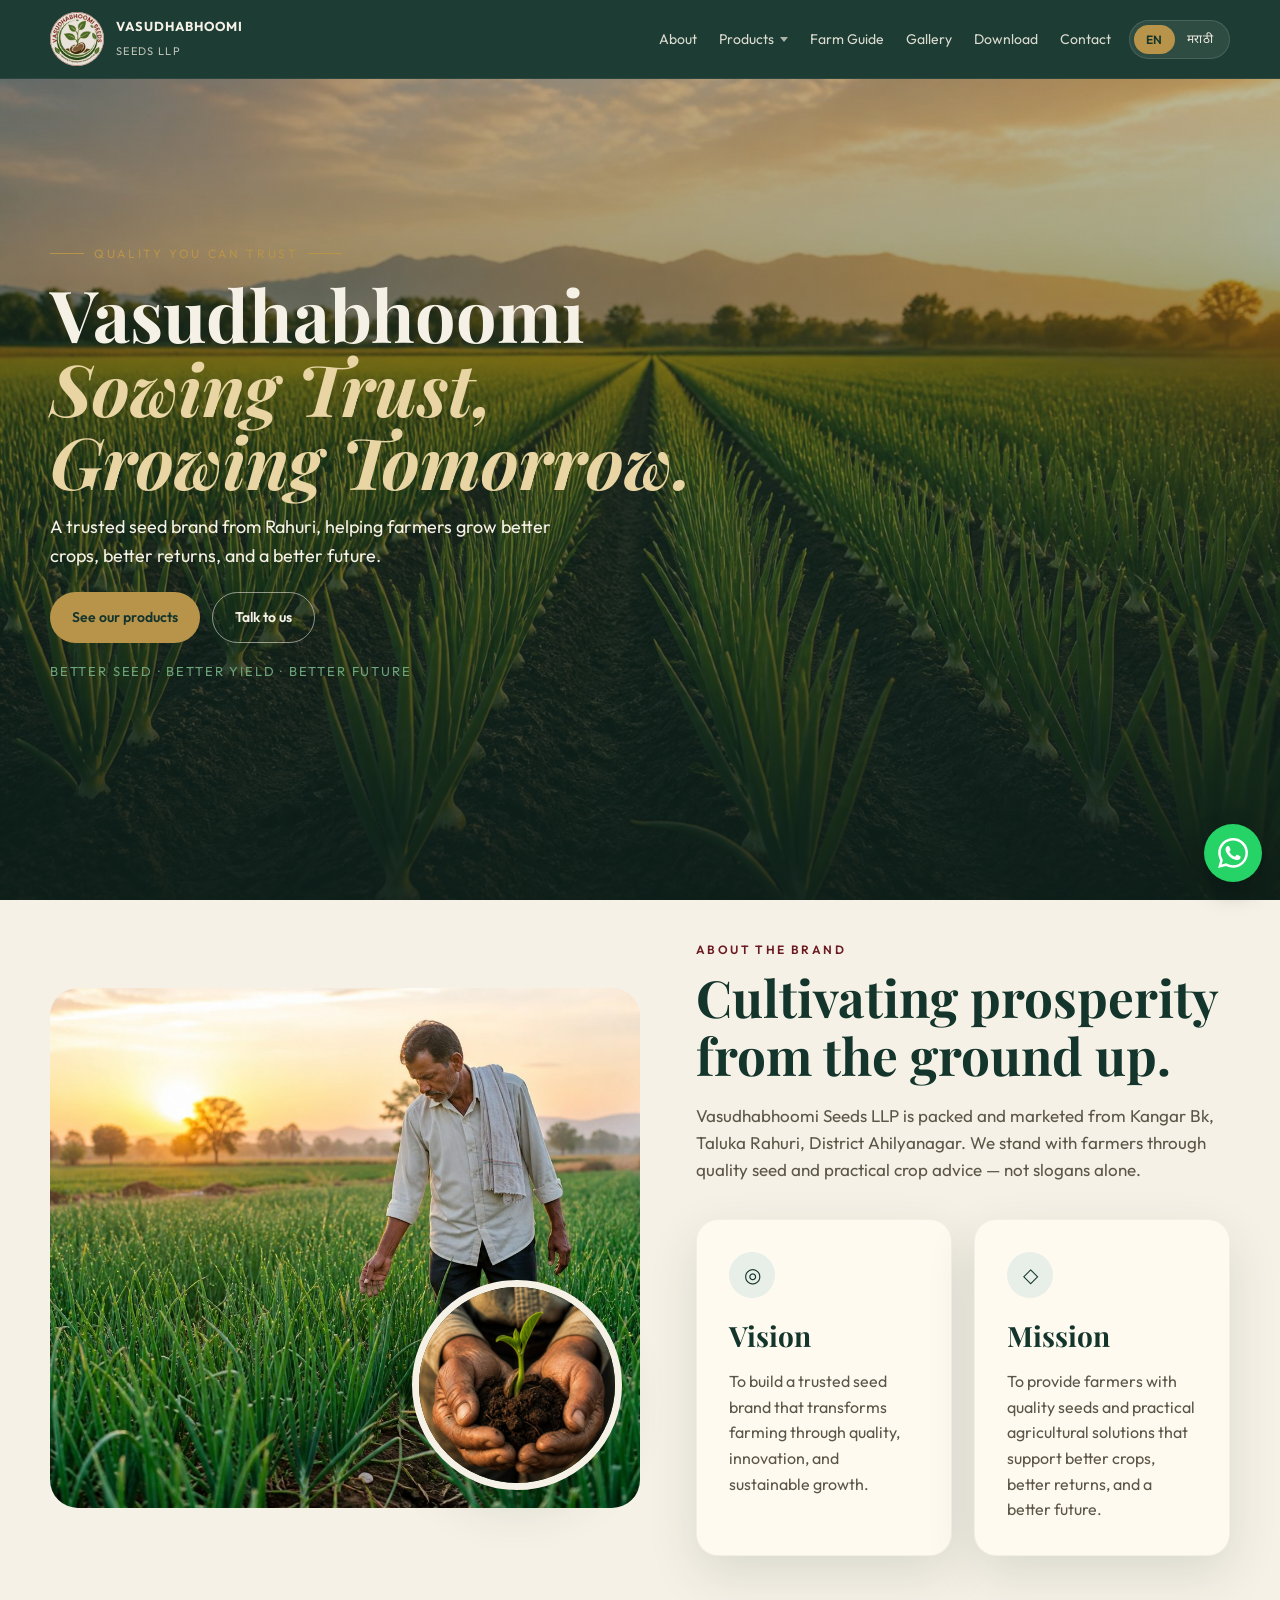
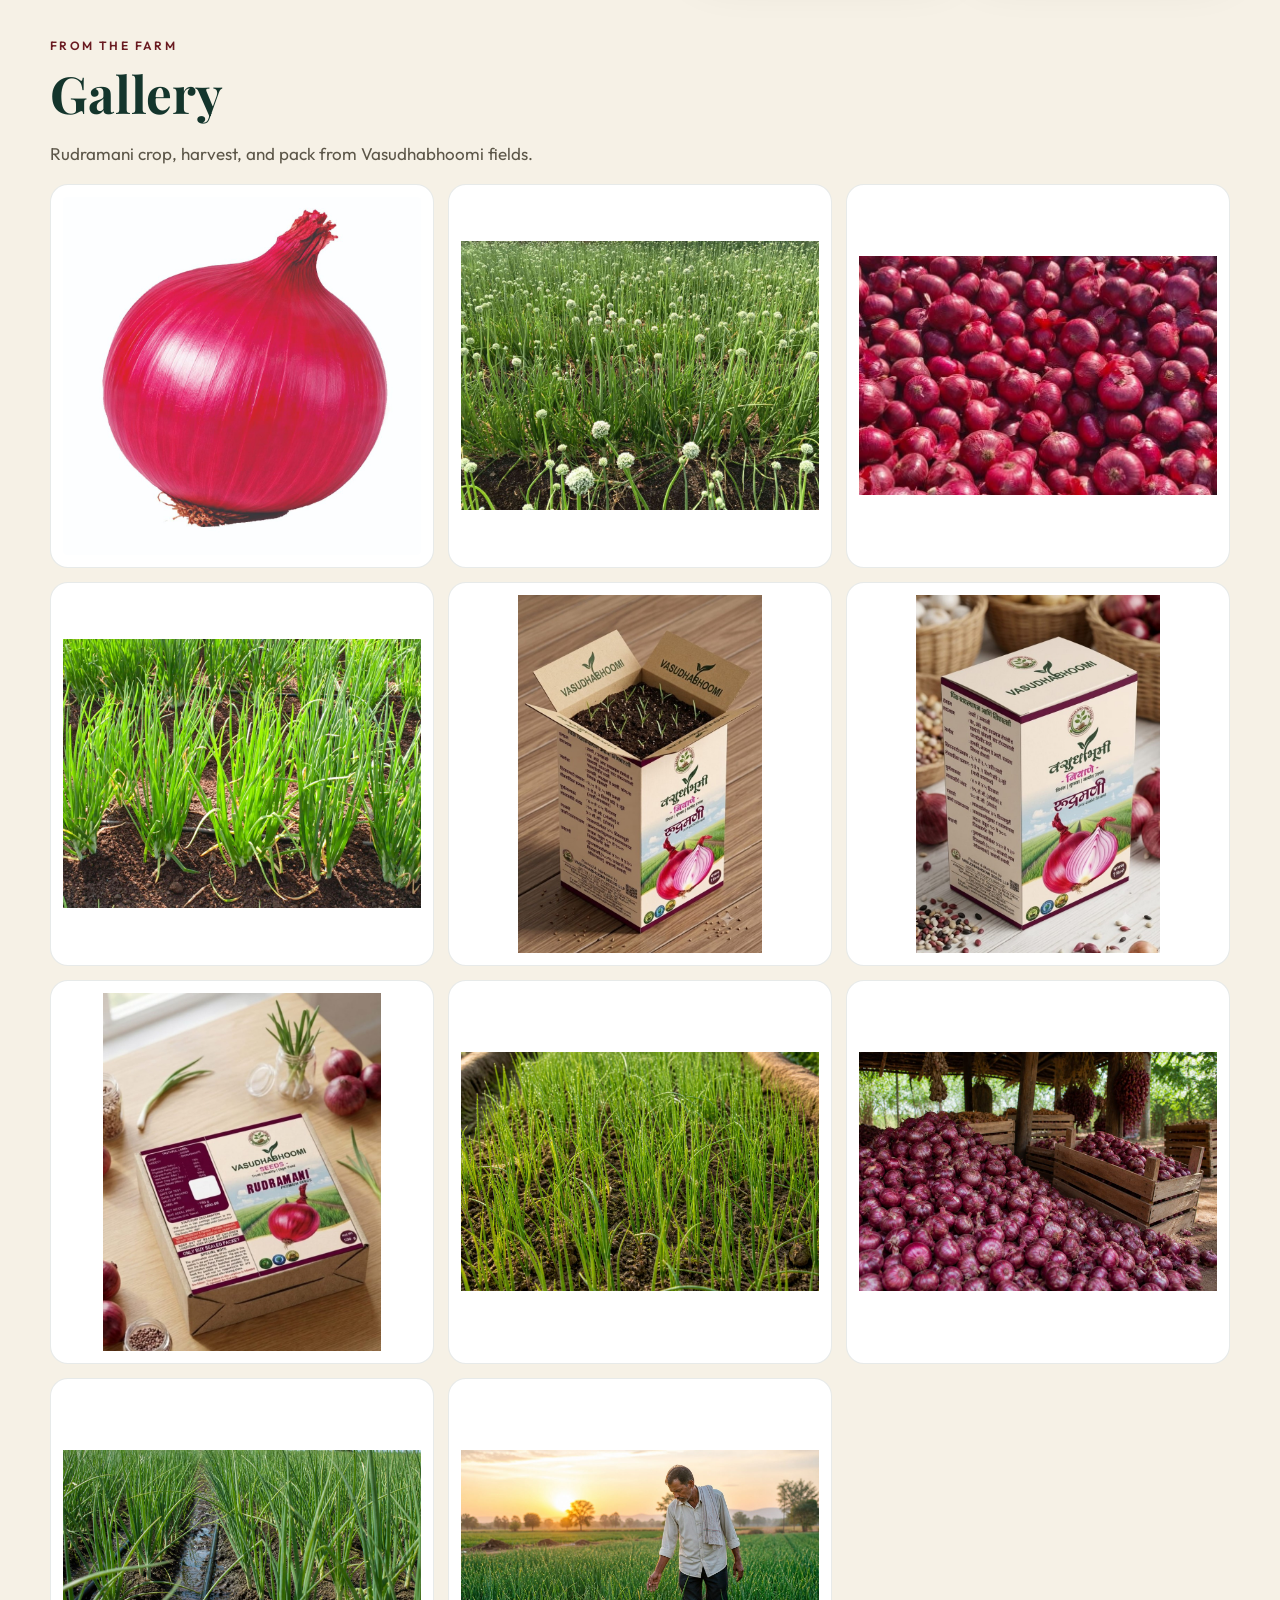
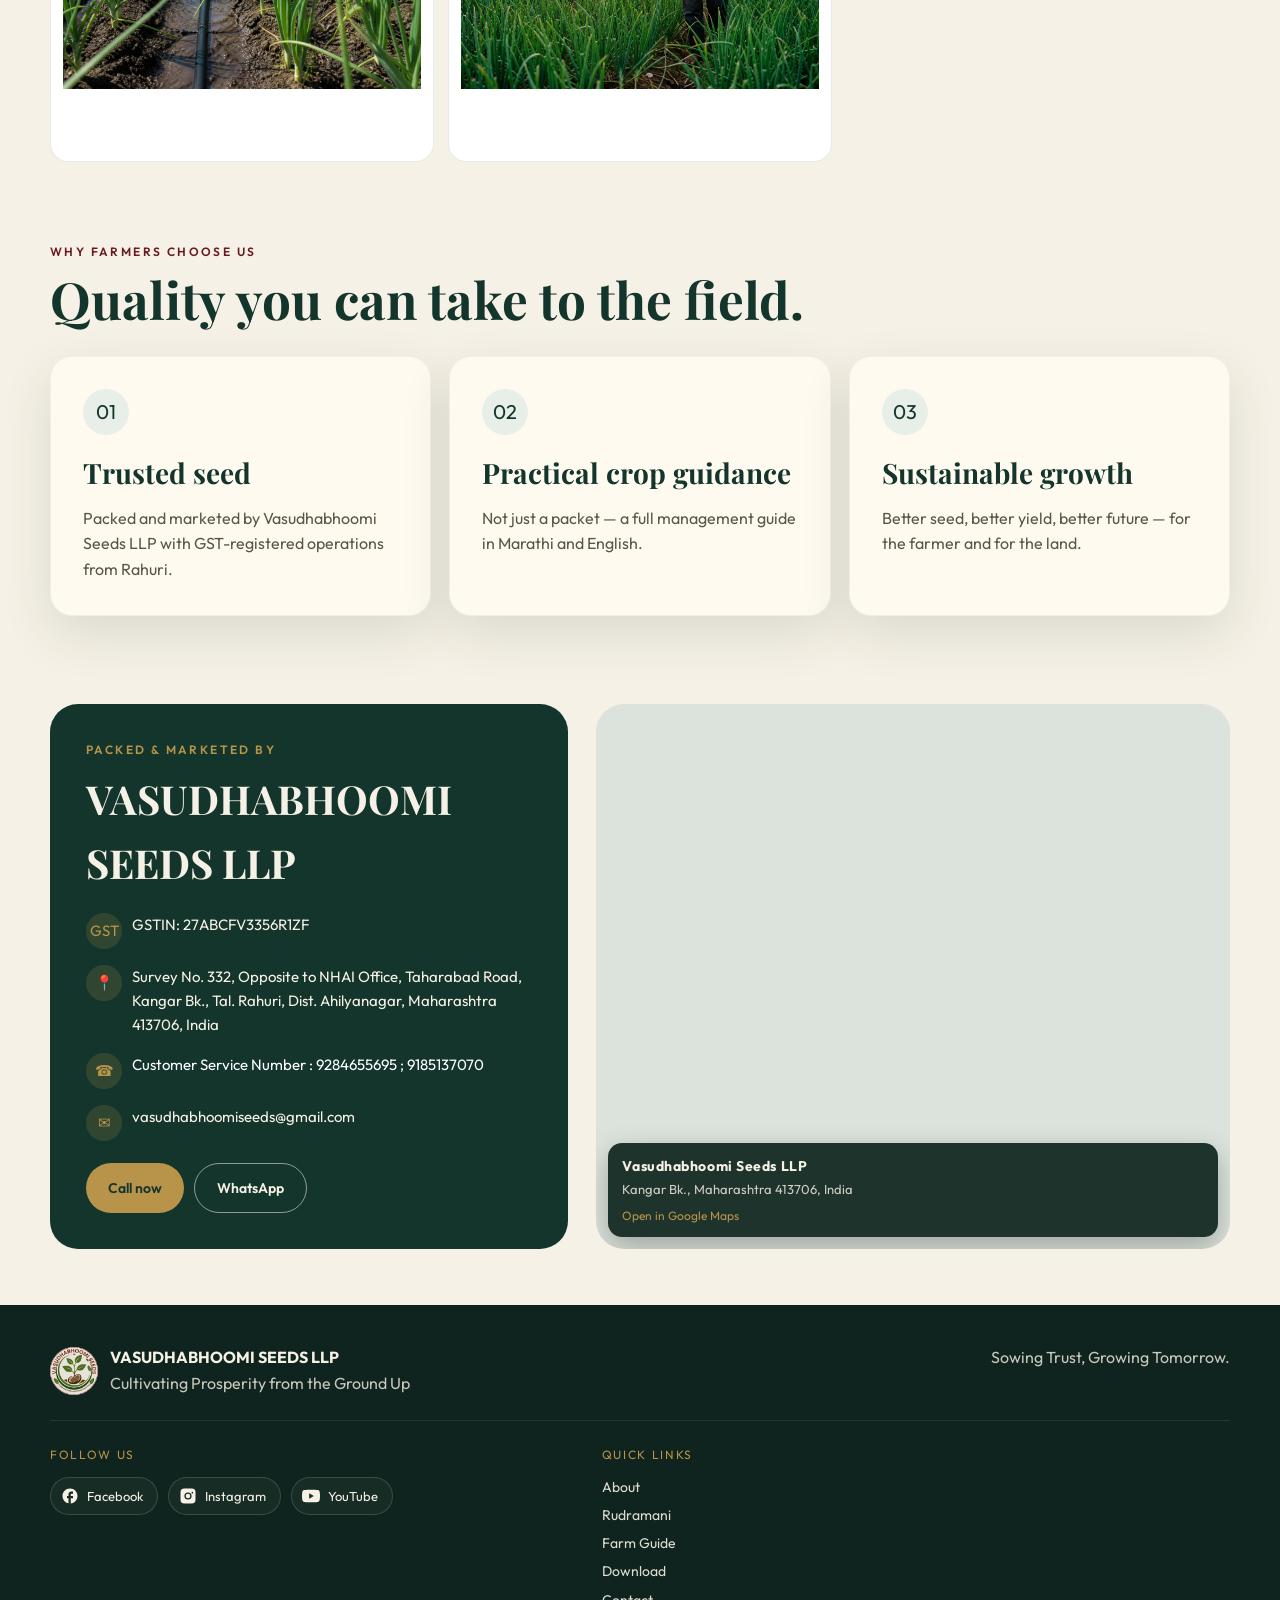
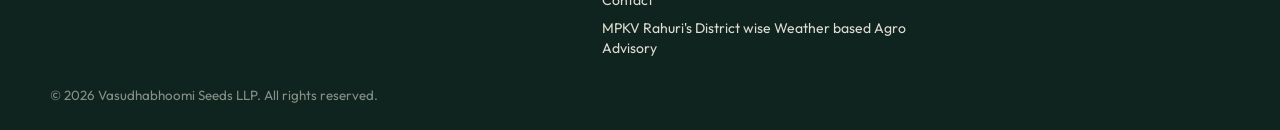
<file: index.html>
﻿<!DOCTYPE html>
<html lang="en">
<head>
  <meta charset="UTF-8" />
  <meta name="viewport" content="width=device-width, initial-scale=1.0, viewport-fit=cover" />
  <title>Vasudhabhoomi Seeds LLP | रुद्रमणी कांदा वाण</title>
  <meta name="description" content="Vasudhabhoomi Seeds LLP — quality onion seeds and practical farm guidance. Rudramani variety. Sowing Trust, Growing Tomorrow." />
  <link rel="icon" href="assets/img/logo.png" />
  <link rel="preconnect" href="https://fonts.googleapis.com" />
  <link rel="preconnect" href="https://fonts.gstatic.com" crossorigin />
  <link href="https://fonts.googleapis.com/css2?family=Noto+Sans+Devanagari:wght@400;600;700&family=Noto+Serif+Devanagari:wght@600;700&family=Outfit:wght@400;500;600;700&family=Playfair+Display:ital,wght@0,600;0,700;1,600&display=swap" rel="stylesheet" />
  <link rel="stylesheet" href="css/styles.css" />
</head>
<body class="lang-en">
  <a class="skip" href="#main">Skip to content</a>

  <header class="header">
    <div class="wrap header-inner">
      <a class="brand" href="#home">
        <img src="assets/img/logo.png" alt="Vasudhabhoomi Seeds logo" />
        <div class="brand-text">
          <strong>VASUDHABHOOMI</strong>
          <span>Seeds LLP</span>
        </div>
      </a>
      <nav class="nav" aria-label="Primary">
        <a href="#about"><span class="en">About</span><span class="mr">आमच्याविषयी</span></a>
        <div class="nav-drop">
          <button class="nav-drop-btn" type="button" aria-expanded="false" aria-haspopup="true">
            <span class="en">Products</span>
            <span class="mr">उत्पादने</span>
            <span class="nav-caret" aria-hidden="true"></span>
          </button>
          <div class="nav-drop-menu" role="menu">
            <a href="rudramani.html" role="menuitem"><span class="en">Rudramani</span><span class="mr">रुद्रमणी</span></a>
          </div>
        </div>
        <a href="farm-guide.html"><span class="en">Farm Guide</span><span class="mr">शेती मार्गदर्शक</span></a>
        <a href="gallery.html"><span class="en">Gallery</span><span class="mr">गॅलरी</span></a>
        <a href="downloads.html"><span class="en">Download</span><span class="mr">डाउनलोड</span></a>
        <a href="#contact"><span class="en">Contact</span><span class="mr">संपर्क</span></a>
      </nav>
      <div class="header-actions">
        <div class="lang-toggle" role="group" aria-label="Language">
          <button type="button" data-lang="en" class="active">EN</button>
          <button type="button" data-lang="mr">मराठी</button>
        </div>
        <button class="menu-btn" type="button" aria-label="Menu" aria-expanded="false">☰</button>
      </div>
    </div>
  </header>

  <main id="main">
    <section class="hero" id="home">
      <div class="hero-bg"></div>
      <div class="wrap hero-content">
        <p class="eyebrow">Quality you can trust</p>
        <h1 class="serif">
          Vasudhabhoomi
          <em>
            <span class="en">
              <span class="hero-tag">Sowing Trust,</span>
              <span class="hero-tag">Growing Tomorrow.</span>
            </span>
            <span class="mr">
              <span class="hero-tag">नाते विश्वासाचे,</span>
              <span class="hero-tag">स्वप्न समृद्ध उद्याचे</span>
            </span>
          </em>
        </h1>
        <p class="hero-lead">
          <span class="en">A trusted seed brand from Rahuri, helping farmers grow better crops, better returns, and a better future.</span>
          <span class="mr">राहुरीतील विश्वासार्ह बियाणे ब्रँड. शेतकऱ्यांना अधिक चांगले पीक, अधिक चांगला परतावा आणि अधिक चांगले भविष्य.</span>
        </p>
        <div class="hero-actions">
          <a class="btn btn-gold" href="rudramani.html"><span class="en">See our products</span><span class="mr">आमची उत्पादने पहा</span></a>
          <a class="btn btn-outline" href="#contact"><span class="en">Talk to us</span><span class="mr">संपर्क करा</span></a>
        </div>
        <p class="leaf-row">Better seed · Better yield · Better future</p>
      </div>
    </section>

    <section id="about">
      <div class="wrap split">
        <div class="photo-stack">
          <img class="main" src="assets/img/farmer-field.jpg" alt="Farmer walking through an onion field at sunrise" />
          <img class="float" src="assets/img/soil-sprout.jpg" alt="Hands holding soil and a young sprout" />
        </div>
        <div>
          <p class="section-kicker">
            <span class="en">About the brand</span>
            <span class="mr">ब्रँड परिचय</span>
          </p>
          <h2 class="section-title serif">
            <span class="en">Cultivating prosperity from the ground up.</span>
            <span class="mr">जमिनीतून समृद्धी वाढवणे.</span>
          </h2>
          <p class="section-lead">
            <span class="en">Vasudhabhoomi Seeds LLP is packed and marketed from Kangar Bk, Taluka Rahuri, District Ahilyanagar. We stand with farmers through quality seed and practical crop advice — not slogans alone.</span>
            <span class="mr">वसुधाभूमी सिड्स LLP हे राहुरी तालुक्यात पॅक व मार्केट केले जाते. आम्ही शेतकऱ्यांबरोबर दर्जेदार बियाणे आणि व्यावहारिक पीक सल्ल्यासह सहाय्य करतो.</span>
          </p>
          <div class="vm-grid">
            <article class="card">
              <div class="icon-dot">◎</div>
              <h3 class="serif">
                <span class="en">Vision</span>
                <span class="mr">दृष्टीकोन</span>
              </h3>
              <p>
                <span class="en">To build a trusted seed brand that transforms farming through quality, innovation, and sustainable growth.</span>
                <span class="mr">गुणवत्ता, नवोपक्रम आणि शाश्वत वाढ यांच्या माध्यमातून शेतीचे रूपांतर करणारा विश्वासार्ह बियाणे ब्रँड उभारणे.</span>
              </p>
            </article>
            <article class="card">
              <div class="icon-dot">◇</div>
              <h3 class="serif">
                <span class="en">Mission</span>
                <span class="mr">ध्येय</span>
              </h3>
              <p>
                <span class="en">To provide farmers with quality seeds and practical agricultural solutions that support better crops, better returns, and a better future.</span>
                <span class="mr">शेतकऱ्यांना दर्जेदार बियाणे आणि व्यावहारिक कृषी उपाय देणे, जे अधिक चांगले पीक, अधिक चांगला परतावा आणि अधिक चांगले भविष्य देण्यास मदत करतात.</span>
              </p>
            </article>
          </div>
        </div>
      </div>
    </section>

    <section id="gallery">
      <div class="wrap">
        <p class="section-kicker">
          <span class="en">From the farm</span>
          <span class="mr">शेतातून</span>
        </p>
        <h2 class="section-title serif">
          <span class="en">Gallery</span>
          <span class="mr">गॅलरी</span>
        </h2>
        <p class="section-lead">
          <span class="en">Rudramani crop, harvest, and pack from Vasudhabhoomi fields.</span>
          <span class="mr">वसुधाभूमी शेतातील रुद्रमणी पीक, काढणी आणि पॅक.</span>
        </p>
        <div class="gallery">
          <img src="assets/img/red-onion.jpg" alt="Deep red Rudramani onion bulb" />
          <img src="assets/img/gallery-field-flowers.jpg" alt="Flowering onion crop in the field" />
          <img src="assets/img/gallery-onion-harvest.png" alt="Harvested red onions piled after picking" />
          <img src="assets/img/gallery-young-crop.jpg" alt="Young onion plants with drip irrigation" />
          <img src="assets/img/gallery-pack-open.jpg" alt="Rudramani seed pack with growing sprouts" />
          <img src="assets/img/gallery-pack-marathi.jpg" alt="Vasudhabhoomi Rudramani Marathi seed pack" />
          <img src="assets/img/gallery-pack-english.jpg" alt="Vasudhabhoomi Rudramani English seed pack" />
          <img src="assets/img/nursery.jpg" alt="Onion seedlings in a nursery bed" />
          <img src="assets/img/onion-storage.jpg" alt="Harvested red onions stored in a farm shed" />
          <img src="assets/img/irrigation.jpg" alt="Drip irrigation in a green onion field" />
          <img src="assets/img/farmer-field.jpg" alt="Farmer walking through an onion field at sunrise" />
        </div>
      </div>
    </section>
<section>
      <div class="wrap">
        <p class="section-kicker">
          <span class="en">Why farmers choose us</span>
          <span class="mr">शेतकरी आमची निवड का करतात</span>
        </p>
        <h2 class="section-title serif">
          <span class="en">Quality you can take to the field.</span>
          <span class="mr">शेतात नेता येईल अशी गुणवत्ता.</span>
        </h2>
        <div class="why">
          <article class="card">
            <div class="icon-dot">01</div>
            <h3 class="serif"><span class="en">Trusted seed</span><span class="mr">विश्वासार्ह बियाणे</span></h3>
            <p><span class="en">Packed and marketed by Vasudhabhoomi Seeds LLP with GST-registered operations from Rahuri.</span><span class="mr">वसुधाभूमी सिड्स LLP द्वारे पॅक व मार्केट, राहुरीतील GST नोंदणीकृत कामकाज.</span></p>
          </article>
          <article class="card">
            <div class="icon-dot">02</div>
            <h3 class="serif"><span class="en">Practical crop guidance</span><span class="mr">व्यावहारिक पिकाचे मार्गदर्शन</span></h3>
            <p><span class="en">Not just a packet — a full management guide in Marathi and English.</span><span class="mr">फक्त पॅकेट नाही — संपूर्ण व्यवस्थापन मार्गदर्शक मराठी आणि इंग्रजीत.</span></p>
          </article>
          <article class="card">
            <div class="icon-dot">03</div>
            <h3 class="serif"><span class="en">Sustainable growth</span><span class="mr">शाश्वत वाढ</span></h3>
            <p><span class="en">Better seed, better yield, better future — for the farmer and for the land.</span><span class="mr">चांगले बियाणे, चांगले उत्पादन, चांगले भविष्य — शेतकऱ्यासाठी आणि जमिनीसाठी.</span></p>
          </article>
        </div>
      </div>
    </section>

    <section id="contact">
      <div class="wrap contact-grid">
        <aside class="contact-card">
          <p class="section-kicker" style="color:#b8944a">
            <span class="en">Packed &amp; marketed by</span>
            <span class="mr">पॅक व मार्केट</span>
          </p>
          <h2 class="serif">VASUDHABHOOMI SEEDS LLP</h2>
          <div class="info-row">
            <div class="dot">GST</div>
            <div>GSTIN: 27ABCFV3356R1ZF</div>
          </div>
          <div class="info-row">
            <div class="dot">📍</div>
            <div>
              <span class="en">Survey No. 332, Opposite to NHAI Office, Taharabad Road, Kangar Bk., Tal. Rahuri, Dist. Ahilyanagar, Maharashtra 413706, India</span>
              <span class="mr">सर्व्हे नं. ३३२, NHAI कार्यालयासमोर, तहाराबाद रोड, कणगर बु., ता. राहुरी, जि. अहिल्यानगर, महाराष्ट्र ४१३७०६, भारत</span>
            </div>
          </div>
          <div class="info-row care-line">
            <div class="dot" aria-hidden="true">☎</div>
            <div class="care-text">
              <span class="en">
                Customer Service Number :
                <a href="tel:+919284655695">9284655695</a>
                ;
                <a href="tel:+919185137070">9185137070</a>
              </span>
              <span class="mr">
                ग्राहक सेवा क्रमांक :
                <a href="tel:+919284655695">9284655695</a>
                ;
                <a href="tel:+919185137070">9185137070</a>
              </span>
            </div>
          </div>
          <div class="info-row">
            <div class="dot">✉</div>
            <div><a href="mailto:vasudhabhoomiseeds@gmail.com">vasudhabhoomiseeds@gmail.com</a></div>
          </div>
          <div class="contact-actions">
            <a class="btn btn-gold" href="tel:+919284655695"><span class="en">Call now</span><span class="mr">आता कॉल करा</span></a>
            <a class="btn btn-outline" href="https://wa.me/919284655695" target="_blank" rel="noopener">WhatsApp</a>
          </div>
        </aside>
        <div class="map-wrap">
          <iframe
            class="map"
            title="Vasudhabhoomi Seeds LLP, Kangar Bk., Maharashtra 413706"
            height="240"
            src="https://www.openstreetmap.org/export/embed.html?bbox=74.559653%2C19.426571%2C74.579653%2C19.446571&amp;layer=mapnik&amp;marker=19.436571%2C74.569653"
          ></iframe>
          <a
            class="map-pin-card"
            href="https://www.google.com/maps?q=19.436571,74.569653"
            target="_blank"
            rel="noopener"
          >
            <strong>Vasudhabhoomi Seeds LLP</strong>
            <span class="en">Kangar Bk., Maharashtra 413706, India</span>
            <span class="mr">कणगर बु., महाराष्ट्र ४१३७०६, भारत</span>
            <em class="en">Open in Google Maps</em>
            <em class="mr">गुगल नकाशात उघडा</em>
          </a>
        </div>
      </div>
    </section>
  </main>

  <footer class="footer">
    <div class="wrap footer-top">
      <div class="brand">
        <img src="assets/img/logo.png" alt="" />
        <div>
          <strong style="color:#f6f1e6">VASUDHABHOOMI SEEDS LLP</strong>
          <p>Cultivating Prosperity from the Ground Up</p>
        </div>
      </div>
      <p>
        <span class="en">Sowing Trust, Growing Tomorrow.</span>
        <span class="mr">नाते विश्वासाचे, स्वप्न समृद्ध उद्याचे</span>
      </p>
    </div>
    <div class="wrap footer-mid">
      <div>
        <p class="footer-label"><span class="en">Follow us</span><span class="mr">आमच्यासोबत राहा</span></p>
        <div class="socials">
          <a class="social" href="https://www.facebook.com/share/1BvEEDZUQ6/" target="_blank" rel="noopener">
            <svg viewBox="0 0 24 24" aria-hidden="true"><path d="M22 12c0-5.52-4.48-10-10-10S2 6.48 2 12c0 4.84 3.44 8.87 8 9.8V15H8v-3h2V9.5C10 7.57 11.57 6 13.5 6H16v3h-2c-.55 0-1 .45-1 1v2h3v3h-3v6.95c5.05-.5 9-4.76 9-9.95z"/></svg>
            Facebook
          </a>
          <a class="social" href="https://www.instagram.com/vasudhabhoomiseeds/" target="_blank" rel="noopener">
            <svg viewBox="0 0 24 24" aria-hidden="true"><path d="M7 2h10a5 5 0 0 1 5 5v10a5 5 0 0 1-5 5H7a5 5 0 0 1-5-5V7a5 5 0 0 1 5-5zm5 5.2A4.8 4.8 0 1 0 16.8 12 4.81 4.81 0 0 0 12 7.2zm0 7.9A3.1 3.1 0 1 1 15.1 12 3.1 3.1 0 0 1 12 15.1zM17.85 6.4a1.15 1.15 0 1 0 1.15 1.15 1.15 1.15 0 0 0-1.15-1.15z"/></svg>
            Instagram
          </a>
          <a class="social" href="https://youtu.be/aVbMzYsD_KU" target="_blank" rel="noopener">
            <svg viewBox="0 0 24 24" aria-hidden="true"><path d="M23.5 6.19a3.02 3.02 0 0 0-2.12-2.14C19.5 3.55 12 3.55 12 3.55s-7.5 0-9.38.5A3.02 3.02 0 0 0 .5 6.19 31.6 31.6 0 0 0 0 12a31.6 31.6 0 0 0 .5 5.81 3.02 3.02 0 0 0 2.12 2.14c1.88.5 9.38.5 9.38.5s7.5 0 9.38-.5a3.02 3.02 0 0 0 2.12-2.14A31.6 31.6 0 0 0 24 12a31.6 31.6 0 0 0-.5-5.81zM9.55 15.57V8.43L15.82 12l-6.27 3.57z"/></svg>
            YouTube
          </a>
        </div>
      </div>
      <div>
        <p class="footer-label"><span class="en">Quick links</span><span class="mr">द्रुत दुवे</span></p>
        <nav class="footer-links" aria-label="Quick links">
          <a href="#about"><span class="en">About</span><span class="mr">आमच्याविषयी</span></a>
          <a href="rudramani.html"><span class="en">Rudramani</span><span class="mr">रुद्रमणी</span></a>
          <a href="farm-guide.html"><span class="en">Farm Guide</span><span class="mr">शेती मार्गदर्शक</span></a>
          <a href="downloads.html"><span class="en">Download</span><span class="mr">डाउनलोड</span></a>
          <a href="#contact"><span class="en">Contact</span><span class="mr">संपर्क</span></a>
          <a href="https://mpkv.ac.in/Home/AgroAdd" target="_blank" rel="noopener"><span class="en">MPKV Rahuri's District wise Weather based Agro Advisory</span><span class="mr">एमपीकेव्ही राहुरीचे जिल्हानिहाय हवामान आधारित कृषी सल्ला</span></a>
        </nav>
      </div>
    </div>
    <div class="wrap">
      <small>© 2026 Vasudhabhoomi Seeds LLP. All rights reserved.</small>
    </div>
  </footer>

  <a class="wa" href="https://wa.me/919284655695" target="_blank" rel="noopener" aria-label="WhatsApp">
    <svg viewBox="0 0 24 24" aria-hidden="true">
      <path fill="#fff" d="M17.472 14.382c-.297-.149-1.758-.867-2.03-.967-.273-.099-.471-.148-.67.15-.197.297-.767.966-.94 1.164-.173.199-.347.223-.644.075-.297-.15-1.255-.463-2.39-1.475-.883-.788-1.48-1.761-1.653-2.059-.173-.297-.018-.458.13-.606.134-.133.298-.347.446-.52.149-.174.198-.298.298-.497.099-.198.05-.371-.025-.52-.075-.149-.669-1.612-.916-2.207-.242-.579-.487-.5-.669-.51-.173-.008-.371-.01-.57-.01-.198 0-.52.074-.792.372-.272.297-1.04 1.016-1.04 2.479 0 1.462 1.065 2.875 1.213 3.074.149.198 2.096 3.2 5.077 4.487.709.306 1.262.489 1.694.625.712.227 1.36.195 1.871.118.571-.085 1.758-.719 2.006-1.413.248-.694.248-1.289.173-1.413-.074-.124-.272-.198-.57-.347m-5.421 7.403h-.004a9.87 9.87 0 0 1-5.031-1.378l-.361-.214-3.741.982.998-3.648-.235-.374a9.86 9.86 0 0 1-1.51-5.26c.001-5.45 4.436-9.884 9.888-9.884 2.64 0 5.122 1.03 6.988 2.898a9.825 9.825 0 0 1 2.893 6.994c-.003 5.45-4.435 9.884-9.885 9.884m8.413-18.297A11.815 11.815 0 0 0 12.05 0C5.495 0 .16 5.335.157 11.892c0 2.096.547 4.142 1.588 5.945L.057 24l6.305-1.654a11.882 11.882 0 0 0 5.683 1.448h.005c6.554 0 11.89-5.335 11.893-11.893a11.821 11.821 0 0 0-3.48-8.413Z"/>
    </svg>
  </a>
  <script src="js/app.js"></script>
</body>
</html>
</file>
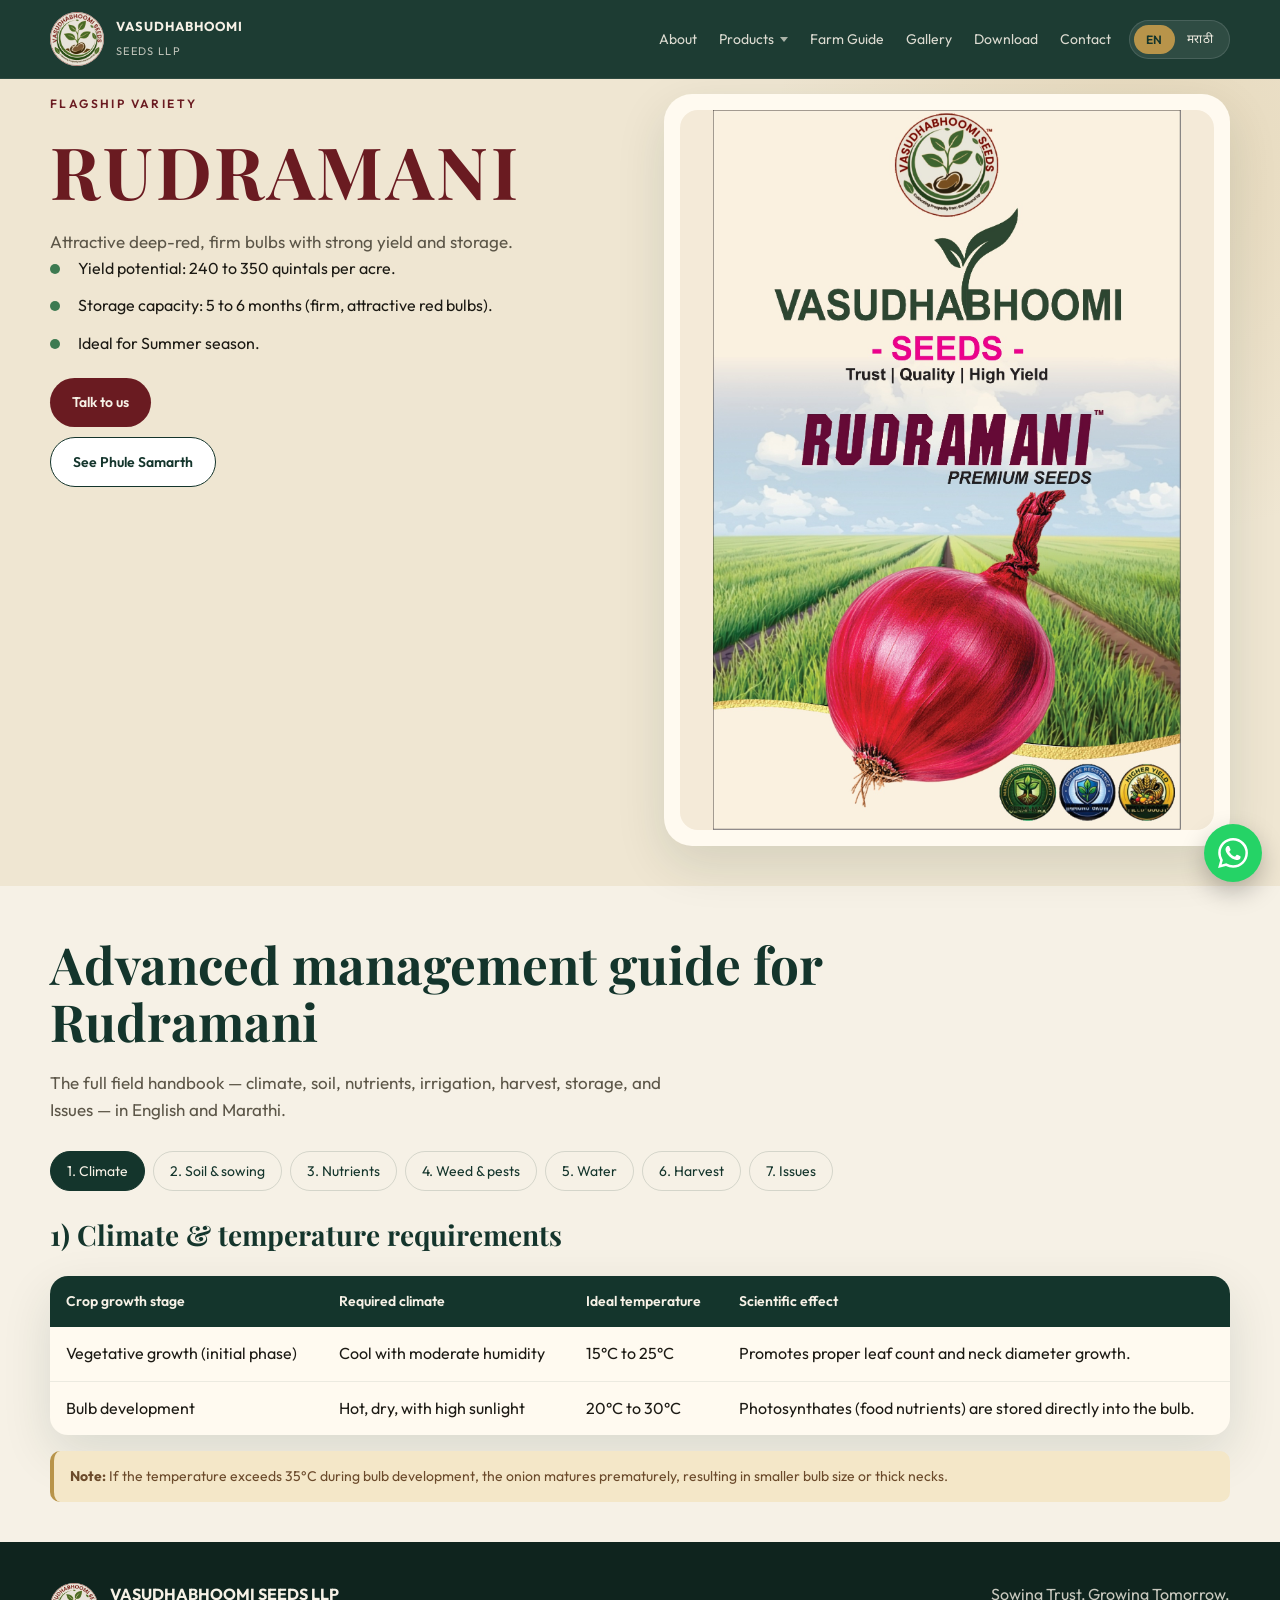
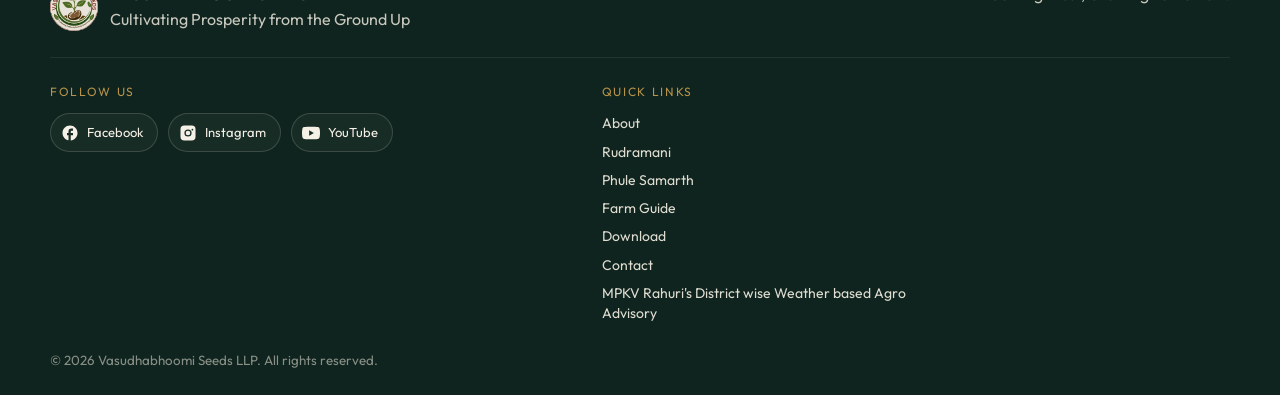
<file: bhimashakti.html>
<!DOCTYPE html>
<html lang="en">
<head>
  <meta charset="UTF-8" />
  <meta name="viewport" content="width=device-width, initial-scale=1.0, viewport-fit=cover" />
  <title>Rudramani | Vasudhabhoomi Seeds LLP</title>
  <meta name="description" content="Rudramani onion variety from Vasudhabhoomi Seeds LLP — summer season, 240–350 quintals per acre, 5–6 months storage." />
  <link rel="icon" href="assets/img/logo.png" />
  <link rel="preconnect" href="https://fonts.googleapis.com" />
  <link rel="preconnect" href="https://fonts.gstatic.com" crossorigin />
  <link href="https://fonts.googleapis.com/css2?family=Noto+Sans+Devanagari:wght@400;600;700&family=Noto+Serif+Devanagari:wght@600;700&family=Outfit:wght@400;500;600;700&family=Playfair+Display:ital,wght@0,600;0,700;1,600&display=swap" rel="stylesheet" />
  <link rel="stylesheet" href="css/styles.css" />
</head>
<body class="lang-en page-product">
  <a class="skip" href="#main">Skip to content</a>

  <header class="header">
    <div class="wrap header-inner">
      <a class="brand" href="index.html">
        <img src="assets/img/logo.png" alt="Vasudhabhoomi Seeds logo" />
        <div class="brand-text">
          <strong>VASUDHABHOOMI</strong>
          <span>Seeds LLP</span>
        </div>
      </a>
      <nav class="nav" aria-label="Primary">
        <a href="index.html#about"><span class="en">About</span><span class="mr">आमच्याविषयी</span></a>
        <div class="nav-drop">
          <button class="nav-drop-btn" type="button" aria-expanded="false" aria-haspopup="true">
            <span class="en">Products</span>
            <span class="mr">उत्पादने</span>
            <span class="nav-caret" aria-hidden="true"></span>
          </button>
          <div class="nav-drop-menu" role="menu">
            <a href="bhimashakti.html" role="menuitem" aria-current="page"><span class="en">Rudramani</span><span class="mr">रुद्रमणी</span></a>
            <a href="phule-samarth.html" role="menuitem"><span class="en">Phule Samarth</span><span class="mr">फुले समर्थ</span></a>
          </div>
        </div>
        <a href="farm-guide.html"><span class="en">Farm Guide</span><span class="mr">शेती मार्गदर्शक</span></a>
        <a href="gallery.html"><span class="en">Gallery</span><span class="mr">गॅलरी</span></a>
        <a href="downloads.html"><span class="en">Download</span><span class="mr">डाउनलोड</span></a>
        <a href="index.html#contact"><span class="en">Contact</span><span class="mr">संपर्क</span></a>
      </nav>
      <div class="header-actions">
        <div class="lang-toggle" role="group" aria-label="Language">
          <button type="button" data-lang="en" class="active">EN</button>
          <button type="button" data-lang="mr">मराठी</button>
        </div>
        <button class="menu-btn" type="button" aria-label="Menu" aria-expanded="false">☰</button>
      </div>
    </div>
  </header>

  <main id="main">
    <section class="product">
      <div class="wrap product-hero">
        <div>
          <p class="section-kicker">
            <span class="en">Flagship variety</span>
            <span class="mr">मुख्य वाण</span>
          </p>
          <h1 class="product-name serif"><span class="en">RUDRAMANI</span><span class="mr">रुद्रमणी</span></h1>
          <p class="section-lead">
            <span class="en">Attractive deep-red, firm bulbs with strong yield and storage.</span>
            <span class="mr">रुद्रमणी कांदा वाण. घट्ट, आकर्षक लाल गड्डा, उच्च उत्पादन आणि चांगली साठवण क्षमता.</span>
          </p>
          <ul class="feature-list">
            <li>
              <span class="en">Yield potential: 240 to 350 quintals per acre.</span>
              <span class="mr">उत्पादन क्षमता: २४० ते ३५० क्विंटल / एकर.</span>
            </li>
            <li>
              <span class="en">Storage capacity: 5 to 6 months (firm, attractive red bulbs).</span>
              <span class="mr">साठवण क्षमता: ५ ते ६ महिने (घट्ट, आकर्षक लाल गड्डे).</span>
            </li>
            <li>
              <span class="en">Ideal for Summer season.</span>
              <span class="mr">उन्हाळी हंगामासाठी आदर्श.</span>
            </li>
          </ul>
          <div class="hero-actions">
            <a class="btn btn-maroon" href="index.html#contact"><span class="en">Talk to us</span><span class="mr">संपर्क करा</span></a>
            <a class="btn btn-outline" href="phule-samarth.html"><span class="en">See Phule Samarth</span><span class="mr">फुले समर्थ पहा</span></a>
          </div>
        </div>
        <div class="pack-frame pack-poster">
          <img class="en" src="assets/img/rudramani_eng.jpeg" alt="Vasudhabhoomi Rudramani onion seeds" />
          <img class="mr" src="assets/img/rudramani_mar.jpeg" alt="वसुधाभूमी रुद्रमणी कांदा बियाणे" />
        </div>
      </div>
    </section>
    <section id="guide">
      <div class="wrap">
        <h2 class="section-title serif">
          <span class="en">Advanced management guide for Rudramani</span>
          <span class="mr">रुद्रमणीसाठी प्रगत व्यवस्थापन मार्गदर्शक</span>
        </h2>
        <p class="section-lead">
          <span class="en">The full field handbook — climate, soil, nutrients, irrigation, harvest, storage, and Issues — in English and Marathi.</span>
          <span class="mr">संपूर्ण शेत मार्गदर्शक — हवामान, जमीन, खत, पाणी, काढणी, साठवण आणि अडचणी — इंग्रजी व मराठीत.</span>
        </p>

<div class="tabs" role="tablist">
          <button class="tab active" data-tab="climate" type="button"><span class="en">1. Climate</span><span class="mr">१. हवामान</span></button>
          <button class="tab" data-tab="soil" type="button"><span class="en">2. Soil &amp; sowing</span><span class="mr">२. जमीन व बियाणे</span></button>
          <button class="tab" data-tab="fert" type="button"><span class="en">3. Nutrients</span><span class="mr">३. खत व्यवस्थापन</span></button>
          <button class="tab" data-tab="pest" type="button"><span class="en">4. Weed &amp; pests</span><span class="mr">४. तण, रोग व किड</span></button>
          <button class="tab" data-tab="water" type="button"><span class="en">5. Water</span><span class="mr">५. पाणी</span></button>
          <button class="tab" data-tab="harvest" type="button"><span class="en">6. Harvest</span><span class="mr">६. काढणी व साठवण</span></button>
          <button class="tab" data-tab="problems" type="button"><span class="en">7. Issues</span><span class="mr">७. अडचणी</span></button>
        </div>

        <div id="climate" class="panel active">
          <h3 class="guide-heading serif">
            <span class="en">1) Climate &amp; temperature requirements</span>
            <span class="mr">१) हवामान व तापमान</span>
          </h3>
          <div class="table-wrap">
            <table>
              <thead>
                <tr>
                  <th><span class="en">Crop growth stage</span><span class="mr">पीक वाढीचा टप्पा</span></th>
                  <th><span class="en">Required climate</span><span class="mr">आवश्यक हवामान</span></th>
                  <th><span class="en">Ideal temperature</span><span class="mr">योग्य तापमान</span></th>
                  <th><span class="en">Scientific effect</span><span class="mr">शास्त्रीय परिणाम</span></th>
                </tr>
              </thead>
              <tbody>
                <tr>
                  <td data-en="Crop growth stage" data-mr="पीक वाढीचा टप्पा"><span class="en">Vegetative growth (initial phase)</span><span class="mr">शाकीय वाढ (सुरुवातीचा काळ)</span></td>
                  <td data-en="Required climate" data-mr="आवश्यक हवामान"><span class="en">Cool with moderate humidity</span><span class="mr">थंड आणि मध्यम आर्द्रता</span></td>
                  <td data-en="Ideal temperature" data-mr="योग्य तापमान"><span class="en">15°C to 25°C</span><span class="mr">१५°सें. ते २५° सें.</span></td>
                  <td data-en="Scientific effect" data-mr="शास्त्रीय परिणाम"><span class="en">Promotes proper leaf count and neck diameter growth.</span><span class="mr">पानांची संख्या व खोडाचा घेर व्यवस्थित वाढतो.</span></td>
                </tr>
                <tr>
                  <td data-en="Crop growth stage" data-mr="पीक वाढीचा टप्पा"><span class="en">Bulb development</span><span class="mr">गड्डा पोसण्याचा काळ</span></td>
                  <td data-en="Required climate" data-mr="आवश्यक हवामान"><span class="en">Hot, dry, with high sunlight</span><span class="mr">उष्ण, कोरडे व जास्त सूर्यप्रकाश</span></td>
                  <td data-en="Ideal temperature" data-mr="योग्य तापमान"><span class="en">20°C to 30°C</span><span class="mr">२०° सें. ते ३०° सें.</span></td>
                  <td data-en="Scientific effect" data-mr="शास्त्रीय परिणाम"><span class="en">Photosynthates (food nutrients) are stored directly into the bulb.</span><span class="mr">प्रकाश संश्लेषणातून अन्नद्रव्ये गड्ड्यात साठवली जातात.</span></td>
                </tr>
              </tbody>
            </table>
          </div>
          <p class="note">
            <span class="en"><strong>Note:</strong> If the temperature exceeds 35°C during bulb development, the onion matures prematurely, resulting in smaller bulb size or thick necks.</span>
            <span class="mr"><strong>टीप:</strong> गड्डा पोसताना तापमान ३५°सें. पेक्षा जास्त झाल्यास कांदा मुदतपूर्व परिपक्व होऊन गड्ड्याचा आकार लहान राहतो किंवा मान जाड होते.</span>
          </p>
        </div>

        <div id="soil" class="panel">
          <h3 class="guide-heading serif">
            <span class="en">2) Seed, soil, tillage, nursery &amp; transplanting</span>
            <span class="mr">२) बियाणे, जमीन, मशागत, रोपवाटिका, पुनर्लागवड</span>
          </h3>
          <div class="guide-prose">
            <p><span class="mr"><strong>बियाण्याचे प्रमाण:</strong> ३ ते ४ किलो प्रति एकर (हेक्टरी ७.५ ते १० किलो).</span></p>
            <p><span class="mr"><strong>जमीनीची निवड:</strong> मध्यम ते भारी, सेंद्रिय कर्ब चांगला असलेली व सुयोग्य निचऱ्याची.</span></p>
            <p><span class="mr"><strong>पूर्व मशागत:</strong> एक खोलगट नांगरट देऊन गुळव्याच्या उभ्या आडव्या दोन पाळ्या द्याव्यात.</span></p>
            <p><span class="mr"><strong>रोपवाटिका बियाण्याचे प्रमाण:</strong> १ ते १.२ किलो बियाण्यासाठी ३ गुंठे (३०० चौ.मी.)</span></p>
            <p><span class="mr"><strong>रोपवाटिका तयारी:</strong> नर्सरी वाफा खोल नांगरून, ढेकळे फोडून, शेवटच्या नांगरणीवेळी ५-६ गुंठे क्षेत्रासाठी ५०० किलो चांगले कुजलेले शेणखत आणि १.२५ किलो ट्रायकोडर्मा मिसळावे. गादी वाफा १५ सें.मी. उंचीचे आणि १.२ मीटर रुंदीचे वाफा ड्रिप किंवा स्प्रिंकलर पाणीसह तयार करावेत, किंवा पाणी उपलब्ध नसल्यास १.०-१.२ मीटर रुंदीचे व ५-६ मीटर लांबीचे वाफा तयार करावेत.</span></p>
            <p><span class="mr"><strong>पुणर्लागवड:</strong> ४० ते ४५ दिवस.</span></p>
            <p><span class="mr"><strong>लागवडीचे अंतर:</strong> १५ सें.मी. (ओळीत) × १० सें.मी. (रोपांत).</span></p>
          </div>
        </div>

        <div id="fert" class="panel">
          <h3 class="guide-heading serif">
            <span class="en">3) Nutrient &amp; fertilizer management</span>
            <span class="mr">३) अन्नद्रव्य व खत व्यवस्थापन</span>
          </h3>
          <p class="section-lead" style="margin-bottom:18px">
            <span class="en">Recommended chemical fertilizer dose is 100:50:50 kg NPK per hectare (40:20:20 kg per acre).</span>
            <span class="mr">कांदा पिकासाठी शिफारस केलेली रासायनिक खतमात्रा १००:५०:५० किलो नत्र : स्फुरद : पालाश प्रति हेक्टर (अर्थात ४०:२०:२० किलो नत्र : स्फुरद : पालाश प्रति एकर) आहे.</span>
          </p>
          <h4 class="guide-sub"><span class="en">A) Organic &amp; bio-fertilizers</span><span class="mr">अ) सेंद्रिय व जिवाणू खते</span></h4>
          <div class="guide-prose">
            <p><span class="mr">शेणखत/ कंपोस्ट: २५ ते ३० टन/ हेक्टर (१० ते १२ टन/ एकर) लागवडीपूर्वी १५ दिवस आधी मातीत मिसळावे.</span></p>
            <p><span class="mr">जिवाणू संवर्धक: अझोस्पिरिलम आणि स्फुरद विरघळवणारे जिवाणू २५ ग्रॅम प्रति किलो या प्रमाणात बियाण्यास बीजप्रक्रिया करावी.</span></p>
          </div>
          <h4 class="guide-sub"><span class="en">B) Chemical fertilizer dose</span><span class="mr">ब) रासायनिक खतमात्रा</span></h4>
          <div class="table-wrap">
            <table>
              <thead>
                <tr>
                  <th><span class="en">Timing</span><span class="mr">वेळ</span></th>
                  <th><span class="en">Fertilizer option (per acre)</span><span class="mr">रासायनिक खत पर्याय (प्रति एकरी)</span></th>
                  <th><span class="en">Key nutrient</span><span class="mr">मुख्य घटक</span></th>
                </tr>
              </thead>
              <tbody>
                <tr>
                  <td><span class="en">At transplanting</span><span class="mr">लागवडीच्यावेळी</span></td>
                  <td><span class="mr">१ बॅग युरिया + २.५ बॅग सिंगल सुपर फॉस्फेट + ०.५ बॅग म्युरेट ऑफ पोटॅश</span></td>
                  <td><span class="mr">नत्र (५०%), सर्व स्फुरद व पालाश</span></td>
                </tr>
                <tr>
                  <td><span class="en">At 30 days</span><span class="mr">३० दिवसांनी</span></td>
                  <td><span class="mr">०.५ बॅग युरिया</span></td>
                  <td><span class="mr">नत्र (२५%)</span></td>
                </tr>
                <tr>
                  <td><span class="en">At 45 days</span><span class="mr">४५ दिवसांनी</span></td>
                  <td><span class="mr">०.५ बॅग युरिया</span></td>
                  <td><span class="mr">नत्र (२५%)</span></td>
                </tr>
              </tbody>
            </table>
          </div>
          <h4 class="guide-sub"><span class="en">C) Micronutrients (very important)</span><span class="mr">क) सूक्ष्म व दुय्यम अन्नद्रव्ये (अत्यंत महत्त्वाचे)</span></h4>
          <div class="guide-prose">
            <p><span class="mr"><strong>गंधक:</strong> हेक्टरी ४५ किलो (एकरी १८ ते २० किलो) गंधक लागवडीच्या १५ दिवस आधी मातीत मिसळावे. (गंधकामुळे कांद्याचा तिखटपणा आणि साठवण क्षमता वाढते).</span></p>
            <p><span class="mr"><strong>सिलिकॉन:</strong> कांदा पिकाच्या अधिक व गुणवत्ता युक्त उत्पादनासाठी व कीड रोगाचाव प्रादुर्भाव टाळण्याकरिता पुनर्लागवडीनंतर २०, ४० व ६० दिवसांनी २ मि.ली. प्रति लिटर पाण्यातून फवारणी करावी.</span></p>
            <p><span class="mr"><strong>सूक्ष्म अन्नद्रव्ये:</strong> लागवडीनंतर ३५ व ४५ दिवसांनी मायक्रोन्युट्रिएंट ग्रेड-२ (फवारणीसाठी) ३० ते ४० मि.ली. प्रति १० लिटर पाण्यातून द्यावे.</span></p>
          </div>
        </div>

        <div id="pest" class="panel">
          <h3 class="guide-heading serif">
            <span class="en">4) Weed, disease &amp; pest management</span>
            <span class="mr">४) तण, रोग व किड व्यवस्थापन</span>
          </h3>
          <div class="guide-prose">
            <p><span class="mr"><strong>तण व्यवस्थापन:</strong> लागवडी अगोदर बासालीन (फ्लुक्लोरालिन) २.५ मिली प्रती लिटर पाण्यातून जमिनीवर फवारणी करावी लागवडीनंतर २१ ते २५ दिवसांनी ऑक्झिप्ल्युरोफेन (गोल) २३.५% ईसी १० मिली प्रति १० लिटर किंवा टरगा सुपर १५ मिली व ऑक्झिप्ल्युरोफेन (गोल) १० मिली प्रती १० लिटर पाण्यातुन फवारणी करावी वरील तणनाशकाची फवारणी केल्यास ४०-५० दिवसापर्यंत शेत तण विरहीत राहते व नंतर एक खुरपणी द्यावी म्हणजे तणाची वाढ नियंत्रित राहुन उत्पादनात वाढ होते.</span></p>
            <p><span class="mr"><strong>रोग व किड व्यवस्थापन (तुडतुडे, मावा, थ्रीप्स, जांभळा करपा आणि तपकिरी करपा):</strong> फुलकिडे पिले आणि प्रौढ पाने खरवडतात आणि त्यातून बाहेर येणारा रस शोषतात. त्यामुळे पानांवर पांढरे चट्टे पडतात यालाच टाक्या असे संबोधतात. त्याच्या नियंत्रणासाठी टोलफेनपायरॅड १५% ई.सी.२ मि.ली. किंवा डेल्टामेथ्रीन ११% ई.सी. ३ मि.ली. किंवा लॅम्बडा सायहॅलोथ्रीन ५% ई.सी. १० मि.ली. प्रति १० लिटर पाण्यातून साध्या हातपंपाने या किटकनाशकांच्या आलटुन पालटून फवारण्या कराव्यात. अधून मधून ५% निंबोळी अर्काची फवारणी करावी. फवारणी करतांना चिकट द्रव्याचा (०.१%) वापर जरूर करावा. करपा रोग डायफेनकोनॅझोल २५% ई.सी.१० मि.ली. १० लिटर पाण्यात किंवा टेब्युकोनॅझोल २५.९% ई.सी. १० मि.ली. प्रती १० लिटर पाण्यात किंवा अॅझोक्सिस्ट्रोबीन १८.२% + डायफ्फ्रेनोकोनॅझोल ११.४% एससी १० मि.ली. प्रती १० लिटर पाण्यात किंवा अॅझोक्सिस्ट्रोबीन ११% + टेब्युकोनॅझोल १८.३% १० मि.ली. प्रती १० लिटर पाण्यात किंवा किटाझिन ४८% इ.सी. १० मि.ली. प्रती १० लिटर पाण्यातून १० दिवसांच्या अंतराने आलटून-पालटून फवारावेत. (किटकनाशक व बुरशीनाशकाचे प्रमाण १० लि. पाण्यासाठी दिले आहे.)</span></p>
          </div>
        </div>

        <div id="water" class="panel">
          <h3 class="guide-heading serif">
            <span class="en">5) Irrigation management</span>
            <span class="mr">५) पाणी व्यवस्थापन</span>
          </h3>
          <p class="section-lead" style="margin-bottom:18px">
            <span class="en">Water management should be adjusted based on soil type, climate and growth stage.</span>
            <span class="mr">जमिनीचा प्रकार, हवामान आणि वाढीच्या टप्प्यानुसार पाणी व्यवस्थापन करणे आवश्यक असते.</span>
          </p>
          <div class="table-wrap">
            <table>
              <thead>
                <tr>
                  <th><span class="en">Growth stage</span><span class="mr">वाढीचा टप्पा</span></th>
                  <th><span class="en">Irrigation timing</span><span class="mr">पाणी देण्याची वेळ / कालावधी</span></th>
                  <th><span class="en">Interval</span><span class="mr">सिंचनाचे अंतर</span></th>
                  <th><span class="en">Important notes</span><span class="mr">महत्त्वाच्या सूचना</span></th>
                </tr>
              </thead>
              <tbody>
                <tr>
                  <td><span class="en">At transplanting</span><span class="mr">पुनर्लागवडीच्या वेळी</span></td>
                  <td><span class="mr">१ ले पाणी (हलके पाणी)</span></td>
                  <td><span class="mr">लागवडीच्या दिवशी</span></td>
                  <td><span class="mr">रोपांची मुळे जमिनीत धरण्यासाठी लगेच पाणी द्यावे.</span></td>
                </tr>
                <tr>
                  <td><span class="en">After transplanting</span><span class="mr">लागवडीनंतरचा काळ</span></td>
                  <td><span class="mr">२ रे पाणी (आंबवणी)</span></td>
                  <td><span class="mr">लागवडीनंतर ३ ते ४ दिवसांनी</span></td>
                  <td><span class="mr">रोपे सेट होण्यासाठी हलके पाणी देणे आवश्यक असते.</span></td>
                </tr>
                <tr>
                  <td><span class="en">Vegetative growth</span><span class="mr">शाकीय वाढीचा काळ</span></td>
                  <td><span class="mr">लागवडीपासून ३० ते ३५ दिवसांपर्यंत</span></td>
                  <td><span class="mr">दर ७ ते ८ दिवसांनी</span></td>
                  <td><span class="mr">या काळात जमिनीतील ओलावा टिकून राहिल्याने पानांची व रोपांची भक्कम वाढ होते.</span></td>
                </tr>
                <tr>
                  <td><span class="en">Bulb bulking</span><span class="mr">कांदा फुगण्याचा काळ (मान व गड्डा बनणे)</span></td>
                  <td><span class="mr">लागवडीनंतर ४० ते ८०/९० दिवसांपर्यंत</span></td>
                  <td><span class="mr">दर १० ते १२ दिवसांनी</span></td>
                  <td><span class="mr">हा कांदा पोसण्याचा मुख्य काळ आहे. या काळात ताण बसू देऊ नये.</span></td>
                </tr>
                <tr>
                  <td><span class="en">Pre-harvest</span><span class="mr">काढणीपूर्व काळ</span></td>
                  <td><span class="mr">९० दिवसांनंतर ते काढणीपर्यंत</span></td>
                  <td><span class="mr">दर १२ ते १५ दिवसांनी</span></td>
                  <td><span class="mr">कांद्याची मान पडून कांदा पक्व होण्याच्या काळात पाण्याचे प्रमाण कमी करावे.</span></td>
                </tr>
              </tbody>
            </table>
          </div>
          <p class="note">
            <span class="en"><strong>Note:</strong> Apply light irrigation; avoid waterlogging. Drip or sprinkler saves 30–40% water. Stop irrigation 15–20 days before harvest.</span>
            <span class="mr"><strong>टीप:</strong> पाणी नेहमी हलके द्यावे; शेतात पाणी साचून राहू देऊ नये, अन्यथा मूळकूज किंवा मानकूज रोगाचा प्रादुर्भाव होतो. ठिबक किंवा तुषार (Sprikler) सिंचनाचा वापर केल्यास पाण्याची ३० ते ४०% बचत होते आणि पिकाची वाढ एकसारखी होते. काढणीपूर्वी १५ ते २० दिवस आधी पाणी पूर्णपणे बंद करावे.</span>
          </p>
        </div>

        <div id="harvest" class="panel">
          <h3 class="guide-heading serif">
            <span class="en">6) Harvesting &amp; storage</span>
            <span class="mr">६) काढणी व साठवण</span>
          </h3>
          <div class="guide-prose">
            <p><span class="mr"><strong>काढणीची वेळ:</strong> पुनर्लागवडीनंतर १२० ते १३० दिवसांनी (५०% कांद्याची मान मोडल्यावर) काढणी करावी. कांदा पक्व झाला म्हणजे नवीन पाने येण्याचे थांबते, पातीतील अन्नरस कांद्यात उतरून कांदा वजनदार होऊ लागतो, कांद्याची पात पिवळसर होते, व पातीचा जाडसर भाग मऊ पडून पात कोलमडते यालाच माना मोडणे म्हणतात. कांद्याच्या बुडाशी घट्ट असलेली मुळे सुकून जमिनीची पकड सैल पडते, ३०-४० टक्के माना पडल्या म्हणजे कांदा काढावा. शेतात कांदा सुकविल्यानंतर ३-४ सें. मी. मानेचा भाग पिळून पात कापावी म्हणजे कांद्याला साठवणीत मोड येत नाही.</span></p>
            <p><span class="mr"><strong>साठवणुक:</strong> काढणीनंतर कांदा ३ ते ४ दिवस पाला झाकून शेतात व नंतर १० ते १२ दिवस सावलीत चांगला सुकवून मगच साठवणुकीत ठेवावा.</span></p>
          </div>
        </div>

        <div id="problems" class="panel">
          <h3 class="guide-heading serif">
            <span class="en">7) Issues (bolting &amp; yellowing)</span>
            <span class="mr">७) अडचणी (डेंगळे येणे व पाने पिवळी पडणे)</span>
          </h3>
          <h4 class="guide-sub"><span class="en">A) Scientific reasons for bolting</span><span class="mr">अ) कांद्यामध्ये डेंगळे येण्याची शास्त्रीय कारणे</span></h4>
          <div class="guide-prose">
            <p><span class="mr">कांद्यामध्ये बियांचे डेंगळे येणे ही वनस्पतीची प्रजनन टप्प्यातील असमयी वाढ असते. याची मुख्य शास्त्रीय कारणे खालील प्रामाणे;</span></p>
            <p><span class="mr"><strong>तापमानातील अचानक घट:</strong> रोपांच्या सुरुवातीच्या काळात प्रदीर्घ काळ तापमान १०° सें. ते १५° सें. पेक्षा कमी राहिल्यास संप्रेरकांच्या बदलामुळे पीक शाकीय वाढ सोडून थेट बी निर्मितीकडे (प्रजननाकडे) वळते.</span></p>
            <p><span class="mr"><strong>अतिवयाच्या रोपांची लागवड:</strong> ४५-५० दिवसांपेक्षा जास्त वयाची किंवा ०.८ सें.मी. (८ मिमी) पेक्षा जास्त जाड खोड असलेली रोपे वापरल्यास त्यातील 'सिट्युवेशनल सिग्नल्स'मुळे डेंगळे येण्याचे प्रमाण ८०% पर्यंत वाढते.</span></p>
            <p><span class="mr"><strong>असंतुलित नत्र व्यवस्थापन:</strong> सुरुवातीला नत्राचा अतिवापर आणि नंतर गड्डा फुगण्याच्या काळात नत्राची अचानक कमतरता किंवा पाण्याचा ताण बसल्यास वनस्पती ताणात येऊन डांगर फेकते.</span></p>
            <p><span class="mr"><strong>हंगामाव्यतिरिक्त लागवड:</strong> रांगडा/ रब्बीचे वाण योग्य वेळेपेक्षा उशिरा किंवा चुकीच्या हंगामात लावल्यास फोटोपिरियड (प्रकाश कालावधी) बदलावामुळे बोल्टिंग होते.</span></p>
          </div>
          <h4 class="guide-sub"><span class="en">B) Leaf discoloration &amp; yellowing</span><span class="mr">ब) पानांचा रंग बदलणे व पिवळेपणा येण्याची शास्त्रीय कारणे</span></h4>
          <div class="guide-prose">
            <p><span class="mr">पाने पिवळी किंवा काळी पडणे हे थेट बोल्टिंगशी संबंधित नसून अन्नद्रव्यांची कमतरता किंवा जैविक/ अजैविक ताणामुळे होते;</span></p>
            <p><span class="mr"><strong>नत्र कमतरता:</strong> जुनी (खालची) पाने आधी पिवळी पडतात आणि संपूर्ण झाडाची वाढ खुंटते.</span></p>
            <p><span class="mr"><strong>गंधक कमतरता:</strong> नवीन (वरची) पाने पिवळी पडतात (गंधक वनस्पतीमध्ये फिरत नाही).</span></p>
            <p><span class="mr"><strong>पालाश कमतरता:</strong> पानांची टोके जळाल्यासारखी होऊन तपकिरी पडतात.</span></p>
            <p><span class="mr"><strong>पाण्याचा किंवा क्षारांचा ताण:</strong> जमिनीची क्षारता जास्त असल्यास किंवा मुळांना प्राणवायू कमी पडल्यास (दलदल) पानांची टोके सुकतात.</span></p>
            <p><span class="mr"><strong>बुरशीजन्य रोग (करपा):</strong> करपाच्या प्रादुर्भावामुळे पानांवर पांढरे/ करडे ठिपके पडतात आणि नंतर अल्टरनेरिया बुरशीमुळे पाने काळी/ करडी पडून सुकतात.</span></p>
          </div>
          <p class="note">
            <span class="en">Any field work such as spraying, fertilizers, or irrigation should not be done without expert advice.</span>
            <span class="mr">फवारणी, खते देणे किंवा सिंचन (पाणी देणे) यासारखी कोणतीही शेतातील कामे तज्ज्ञांच्या सल्ल्याशिवाय करू नयेत.</span>
          </p>
        </div>
      </div>
    </section>

  </main>

  <footer class="footer">
    <div class="wrap footer-top">
      <div class="brand">
        <img src="assets/img/logo.png" alt="" />
        <div>
          <strong style="color:#f6f1e6">VASUDHABHOOMI SEEDS LLP</strong>
          <p>Cultivating Prosperity from the Ground Up</p>
        </div>
      </div>
      <p>
        <span class="en">Sowing Trust, Growing Tomorrow.</span>
        <span class="mr">नाते विश्वासाचे, स्वप्न समृद्ध उद्याचे</span>
      </p>
    </div>
    <div class="wrap footer-mid">
      <div>
        <p class="footer-label"><span class="en">Follow us</span><span class="mr">आमच्यासोबत राहा</span></p>
        <div class="socials">
          <a class="social" href="https://www.facebook.com/share/1BvEEDZUQ6/" target="_blank" rel="noopener">
            <svg viewBox="0 0 24 24" aria-hidden="true"><path d="M22 12c0-5.52-4.48-10-10-10S2 6.48 2 12c0 4.84 3.44 8.87 8 9.8V15H8v-3h2V9.5C10 7.57 11.57 6 13.5 6H16v3h-2c-.55 0-1 .45-1 1v2h3v3h-3v6.95c5.05-.5 9-4.76 9-9.95z"/></svg>
            Facebook
          </a>
          <a class="social" href="https://www.instagram.com/vasudhabhoomiseeds/" target="_blank" rel="noopener">
            <svg viewBox="0 0 24 24" aria-hidden="true"><path d="M7 2h10a5 5 0 0 1 5 5v10a5 5 0 0 1-5 5H7a5 5 0 0 1-5-5V7a5 5 0 0 1 5-5zm5 5.2A4.8 4.8 0 1 0 16.8 12 4.81 4.81 0 0 0 12 7.2zm0 7.9A3.1 3.1 0 1 1 15.1 12 3.1 3.1 0 0 1 12 15.1zM17.85 6.4a1.15 1.15 0 1 0 1.15 1.15 1.15 1.15 0 0 0-1.15-1.15z"/></svg>
            Instagram
          </a>
          <a class="social" href="https://youtu.be/aVbMzYsD_KU" target="_blank" rel="noopener">
            <svg viewBox="0 0 24 24" aria-hidden="true"><path d="M23.5 6.19a3.02 3.02 0 0 0-2.12-2.14C19.5 3.55 12 3.55 12 3.55s-7.5 0-9.38.5A3.02 3.02 0 0 0 .5 6.19 31.6 31.6 0 0 0 0 12a31.6 31.6 0 0 0 .5 5.81 3.02 3.02 0 0 0 2.12 2.14c1.88.5 9.38.5 9.38.5s7.5 0 9.38-.5a3.02 3.02 0 0 0 2.12-2.14A31.6 31.6 0 0 0 24 12a31.6 31.6 0 0 0-.5-5.81zM9.55 15.57V8.43L15.82 12l-6.27 3.57z"/></svg>
            YouTube
          </a>
        </div>
      </div>
      <div>
        <p class="footer-label"><span class="en">Quick links</span><span class="mr">द्रुत दुवे</span></p>
        <nav class="footer-links" aria-label="Quick links">
          <a href="index.html#about"><span class="en">About</span><span class="mr">आमच्याविषयी</span></a>
          <a href="bhimashakti.html"><span class="en">Rudramani</span><span class="mr">रुद्रमणी</span></a>
          <a href="phule-samarth.html"><span class="en">Phule Samarth</span><span class="mr">फुले समर्थ</span></a>
          <a href="farm-guide.html"><span class="en">Farm Guide</span><span class="mr">शेती मार्गदर्शक</span></a>
          <a href="downloads.html"><span class="en">Download</span><span class="mr">डाउनलोड</span></a>
          <a href="index.html#contact"><span class="en">Contact</span><span class="mr">संपर्क</span></a>
          <a href="https://mpkv.ac.in/Home/AgroAdd" target="_blank" rel="noopener"><span class="en">MPKV Rahuri's District wise Weather based Agro Advisory</span><span class="mr">एमपीकेव्ही राहुरीचे जिल्हानिहाय हवामान आधारित कृषी सल्ला</span></a>
        </nav>
      </div>
    </div>
    <div class="wrap">
      <small>© 2026 Vasudhabhoomi Seeds LLP. All rights reserved.</small>
    </div>
  </footer>

  <a class="wa" href="https://wa.me/919284655695" target="_blank" rel="noopener" aria-label="WhatsApp">
    <svg viewBox="0 0 24 24" aria-hidden="true">
      <path fill="#fff" d="M17.472 14.382c-.297-.149-1.758-.867-2.03-.967-.273-.099-.471-.148-.67.15-.197.297-.767.966-.94 1.164-.173.199-.347.223-.644.075-.297-.15-1.255-.463-2.39-1.475-.883-.788-1.48-1.761-1.653-2.059-.173-.297-.018-.458.13-.606.134-.133.298-.347.446-.52.149-.174.198-.298.298-.497.099-.198.05-.371-.025-.52-.075-.149-.669-1.612-.916-2.207-.242-.579-.487-.5-.669-.51-.173-.008-.371-.01-.57-.01-.198 0-.52.074-.792.372-.272.297-1.04 1.016-1.04 2.479 0 1.462 1.065 2.875 1.213 3.074.149.198 2.096 3.2 5.077 4.487.709.306 1.262.489 1.694.625.712.227 1.36.195 1.871.118.571-.085 1.758-.719 2.006-1.413.248-.694.248-1.289.173-1.413-.074-.124-.272-.198-.57-.347m-5.421 7.403h-.004a9.87 9.87 0 0 1-5.031-1.378l-.361-.214-3.741.982.998-3.648-.235-.374a9.86 9.86 0 0 1-1.51-5.26c.001-5.45 4.436-9.884 9.888-9.884 2.64 0 5.122 1.03 6.988 2.898a9.825 9.825 0 0 1 2.893 6.994c-.003 5.45-4.435 9.884-9.885 9.884m8.413-18.297A11.815 11.815 0 0 0 12.05 0C5.495 0 .16 5.335.157 11.892c0 2.096.547 4.142 1.588 5.945L.057 24l6.305-1.654a11.882 11.882 0 0 0 5.683 1.448h.005c6.554 0 11.89-5.335 11.893-11.893a11.821 11.821 0 0 0-3.48-8.413Z"/>
    </svg>
  </a>
  <script src="js/app.js"></script>
</body>
</html>
</file>
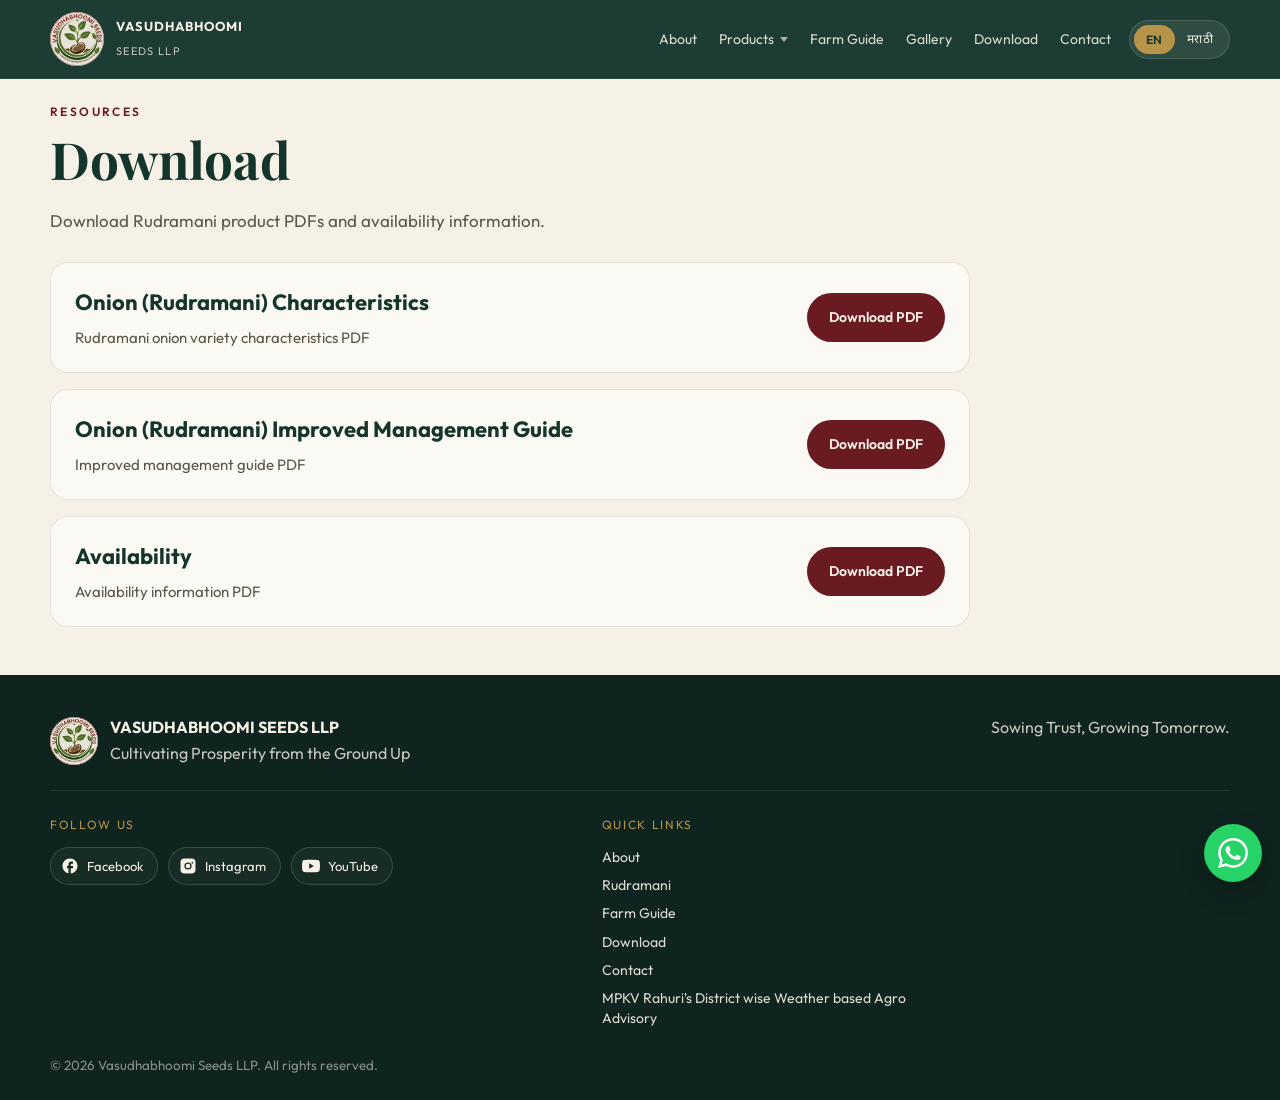
<file: downloads.html>
<!DOCTYPE html>
<html lang="en">
<head>
  <meta charset="UTF-8" />
  <meta name="viewport" content="width=device-width, initial-scale=1.0, viewport-fit=cover" />
  <title>Download | Vasudhabhoomi Seeds LLP</title>
  <meta name="description" content="Download market information, Rudramani leaflet, and product PDFs from Vasudhabhoomi Seeds LLP." />
  <link rel="icon" href="assets/img/logo.png" />
  <link rel="preconnect" href="https://fonts.googleapis.com" />
  <link rel="preconnect" href="https://fonts.gstatic.com" crossorigin />
  <link href="https://fonts.googleapis.com/css2?family=Noto+Sans+Devanagari:wght@400;600;700&family=Noto+Serif+Devanagari:wght@600;700&family=Outfit:wght@400;500;600;700&family=Playfair+Display:ital,wght@0,600;0,700;1,600&display=swap" rel="stylesheet" />
  <link rel="stylesheet" href="css/styles.css" />
</head>
<body class="lang-en page-downloads">
  <a class="skip" href="#main">Skip to content</a>

  <header class="header">
    <div class="wrap header-inner">
      <a class="brand" href="index.html">
        <img src="assets/img/logo.png" alt="Vasudhabhoomi Seeds logo" />
        <div class="brand-text">
          <strong>VASUDHABHOOMI</strong>
          <span>Seeds LLP</span>
        </div>
      </a>
      <nav class="nav" aria-label="Primary">
        <a href="index.html#about"><span class="en">About</span><span class="mr">आमच्याविषयी</span></a>
        <div class="nav-drop">
          <button class="nav-drop-btn" type="button" aria-expanded="false" aria-haspopup="true">
            <span class="en">Products</span>
            <span class="mr">उत्पादने</span>
            <span class="nav-caret" aria-hidden="true"></span>
          </button>
          <div class="nav-drop-menu" role="menu">
            <a href="rudramani.html" role="menuitem"><span class="en">Rudramani</span><span class="mr">रुद्रमणी</span></a>
          </div>
        </div>
        <a href="farm-guide.html"><span class="en">Farm Guide</span><span class="mr">शेती मार्गदर्शक</span></a>
        <a href="gallery.html"><span class="en">Gallery</span><span class="mr">गॅलरी</span></a>
        <a href="downloads.html" aria-current="page"><span class="en">Download</span><span class="mr">डाउनलोड</span></a>
        <a href="index.html#contact"><span class="en">Contact</span><span class="mr">संपर्क</span></a>
      </nav>
      <div class="header-actions">
        <div class="lang-toggle" role="group" aria-label="Language">
          <button type="button" data-lang="en" class="active">EN</button>
          <button type="button" data-lang="mr">मराठी</button>
        </div>
        <button class="menu-btn" type="button" aria-label="Menu" aria-expanded="false">☰</button>
      </div>
    </div>
  </header>

  <main id="main">
    <section class="downloads-page">
      <div class="wrap">
        <p class="section-kicker">
          <span class="en">Resources</span>
          <span class="mr">साहित्य</span>
        </p>
        <h1 class="section-title serif">
          <span class="en">Download</span>
          <span class="mr">डाउनलोड</span>
        </h1>
        <p class="section-lead">
          <span class="en">Download Rudramani product PDFs and availability information.</span>
          <span class="mr">रुद्रमणी उत्पादनांची PDF आणि उपलब्धता माहिती डाउनलोड करा.</span>
        </p>

        <div class="download-list">
          <article class="download-item">
            <div>
              <h2><span class="en">Onion (Rudramani) Characteristics</span><span class="mr">कांदा (रुद्रमणी) वैशिष्ट्ये</span></h2>
              <p><span class="en">Rudramani onion variety characteristics PDF</span><span class="mr">रुद्रमणी कांदा वाणाची वैशिष्ट्ये PDF</span></p>
            </div>
            <a class="btn btn-maroon" href="assets/pdfs/Rudramani.pdf" download="Rudramani-Characteristics.pdf">
              <span class="en">Download PDF</span><span class="mr">PDF डाउनलोड</span>
            </a>
          </article>

          <article class="download-item">
            <div>
              <h2><span class="en">Onion (Rudramani) Improved Management Guide</span><span class="mr">कांदा (रुद्रमणी) सुधारित व्यवस्थापन मार्गदर्शक</span></h2>
              <p><span class="en">Improved management guide PDF</span><span class="mr">सुधारित व्यवस्थापन मार्गदर्शक PDF</span></p>
            </div>
            <a class="btn btn-maroon" href="assets/pdfs/Rudramani-Leaflet-Multi.pdf" download="Rudramani-Management-Guide.pdf">
              <span class="en">Download PDF</span><span class="mr">PDF डाउनलोड</span>
            </a>
          </article>

          <article class="download-item">
            <div>
              <h2><span class="en">Availability</span><span class="mr">उपलब्धता</span></h2>
              <p><span class="en">Availability information PDF</span><span class="mr">उपलब्धता माहिती PDF</span></p>
            </div>
            <a class="btn btn-maroon" href="assets/pdfs/Market.pdf" download="Availability.pdf">
              <span class="en">Download PDF</span><span class="mr">PDF डाउनलोड</span>
            </a>
          </article>
        </div>
      </div>
    </section>
  </main>

  <footer class="footer">
    <div class="wrap footer-top">
      <div class="brand">
        <img src="assets/img/logo.png" alt="" />
        <div>
          <strong style="color:#f6f1e6">VASUDHABHOOMI SEEDS LLP</strong>
          <p>Cultivating Prosperity from the Ground Up</p>
        </div>
      </div>
      <p>
        <span class="en">Sowing Trust, Growing Tomorrow.</span>
        <span class="mr">नाते विश्वासाचे, स्वप्न समृद्ध उद्याचे</span>
      </p>
    </div>
    <div class="wrap footer-mid">
      <div>
        <p class="footer-label"><span class="en">Follow us</span><span class="mr">आमच्यासोबत राहा</span></p>
        <div class="socials">
          <a class="social" href="https://www.facebook.com/share/1BvEEDZUQ6/" target="_blank" rel="noopener">
            <svg viewBox="0 0 24 24" aria-hidden="true"><path d="M22 12c0-5.52-4.48-10-10-10S2 6.48 2 12c0 4.84 3.44 8.87 8 9.8V15H8v-3h2V9.5C10 7.57 11.57 6 13.5 6H16v3h-2c-.55 0-1 .45-1 1v2h3v3h-3v6.95c5.05-.5 9-4.76 9-9.95z"/></svg>
            Facebook
          </a>
          <a class="social" href="https://www.instagram.com/vasudhabhoomiseeds/" target="_blank" rel="noopener">
            <svg viewBox="0 0 24 24" aria-hidden="true"><path d="M7 2h10a5 5 0 0 1 5 5v10a5 5 0 0 1-5 5H7a5 5 0 0 1-5-5V7a5 5 0 0 1 5-5zm5 5.2A4.8 4.8 0 1 0 16.8 12 4.81 4.81 0 0 0 12 7.2zm0 7.9A3.1 3.1 0 1 1 15.1 12 3.1 3.1 0 0 1 12 15.1zM17.85 6.4a1.15 1.15 0 1 0 1.15 1.15 1.15 1.15 0 0 0-1.15-1.15z"/></svg>
            Instagram
          </a>
          <a class="social" href="https://youtu.be/aVbMzYsD_KU" target="_blank" rel="noopener">
            <svg viewBox="0 0 24 24" aria-hidden="true"><path d="M23.5 6.19a3.02 3.02 0 0 0-2.12-2.14C19.5 3.55 12 3.55 12 3.55s-7.5 0-9.38.5A3.02 3.02 0 0 0 .5 6.19 31.6 31.6 0 0 0 0 12a31.6 31.6 0 0 0 .5 5.81 3.02 3.02 0 0 0 2.12 2.14c1.88.5 9.38.5 9.38.5s7.5 0 9.38-.5a3.02 3.02 0 0 0 2.12-2.14A31.6 31.6 0 0 0 24 12a31.6 31.6 0 0 0-.5-5.81zM9.55 15.57V8.43L15.82 12l-6.27 3.57z"/></svg>
            YouTube
          </a>
        </div>
      </div>
      <div>
        <p class="footer-label"><span class="en">Quick links</span><span class="mr">द्रुत दुवे</span></p>
        <nav class="footer-links" aria-label="Quick links">
          <a href="index.html#about"><span class="en">About</span><span class="mr">आमच्याविषयी</span></a>
          <a href="rudramani.html"><span class="en">Rudramani</span><span class="mr">रुद्रमणी</span></a>
          <a href="farm-guide.html"><span class="en">Farm Guide</span><span class="mr">शेती मार्गदर्शक</span></a>
          <a href="downloads.html"><span class="en">Download</span><span class="mr">डाउनलोड</span></a>
          <a href="index.html#contact"><span class="en">Contact</span><span class="mr">संपर्क</span></a>
          <a href="https://mpkv.ac.in/Home/AgroAdd" target="_blank" rel="noopener"><span class="en">MPKV Rahuri's District wise Weather based Agro Advisory</span><span class="mr">एमपीकेव्ही राहुरीचे जिल्हानिहाय हवामान आधारित कृषी सल्ला</span></a>
        </nav>
      </div>
    </div>
    <div class="wrap">
      <small>© 2026 Vasudhabhoomi Seeds LLP. All rights reserved.</small>
    </div>
  </footer>

  <a class="wa" href="https://wa.me/919284655695" target="_blank" rel="noopener" aria-label="WhatsApp">
    <svg viewBox="0 0 24 24" aria-hidden="true">
      <path fill="#fff" d="M17.472 14.382c-.297-.149-1.758-.867-2.03-.967-.273-.099-.471-.148-.67.15-.197.297-.767.966-.94 1.164-.173.199-.347.223-.644.075-.297-.15-1.255-.463-2.39-1.475-.883-.788-1.48-1.761-1.653-2.059-.173-.297-.018-.458.13-.606.134-.133.298-.347.446-.52.149-.174.198-.298.298-.497.099-.198.05-.371-.025-.52-.075-.149-.669-1.612-.916-2.207-.242-.579-.487-.5-.669-.51-.173-.008-.371-.01-.57-.01-.198 0-.52.074-.792.372-.272.297-1.04 1.016-1.04 2.479 0 1.462 1.065 2.875 1.213 3.074.149.198 2.096 3.2 5.077 4.487.709.306 1.262.489 1.694.625.712.227 1.36.195 1.871.118.571-.085 1.758-.719 2.006-1.413.248-.694.248-1.289.173-1.413-.074-.124-.272-.198-.57-.347m-5.421 7.403h-.004a9.87 9.87 0 0 1-5.031-1.378l-.361-.214-3.741.982.998-3.648-.235-.374a9.86 9.86 0 0 1-1.51-5.26c.001-5.45 4.436-9.884 9.888-9.884 2.64 0 5.122 1.03 6.988 2.898a9.825 9.825 0 0 1 2.893 6.994c-.003 5.45-4.435 9.884-9.885 9.884m8.413-18.297A11.815 11.815 0 0 0 12.05 0C5.495 0 .16 5.335.157 11.892c0 2.096.547 4.142 1.588 5.945L.057 24l6.305-1.654a11.882 11.882 0 0 0 5.683 1.448h.005c6.554 0 11.89-5.335 11.893-11.893a11.821 11.821 0 0 0-3.48-8.413Z"/>
    </svg>
  </a>
  <script src="js/app.js"></script>
</body>
</html>
</file>
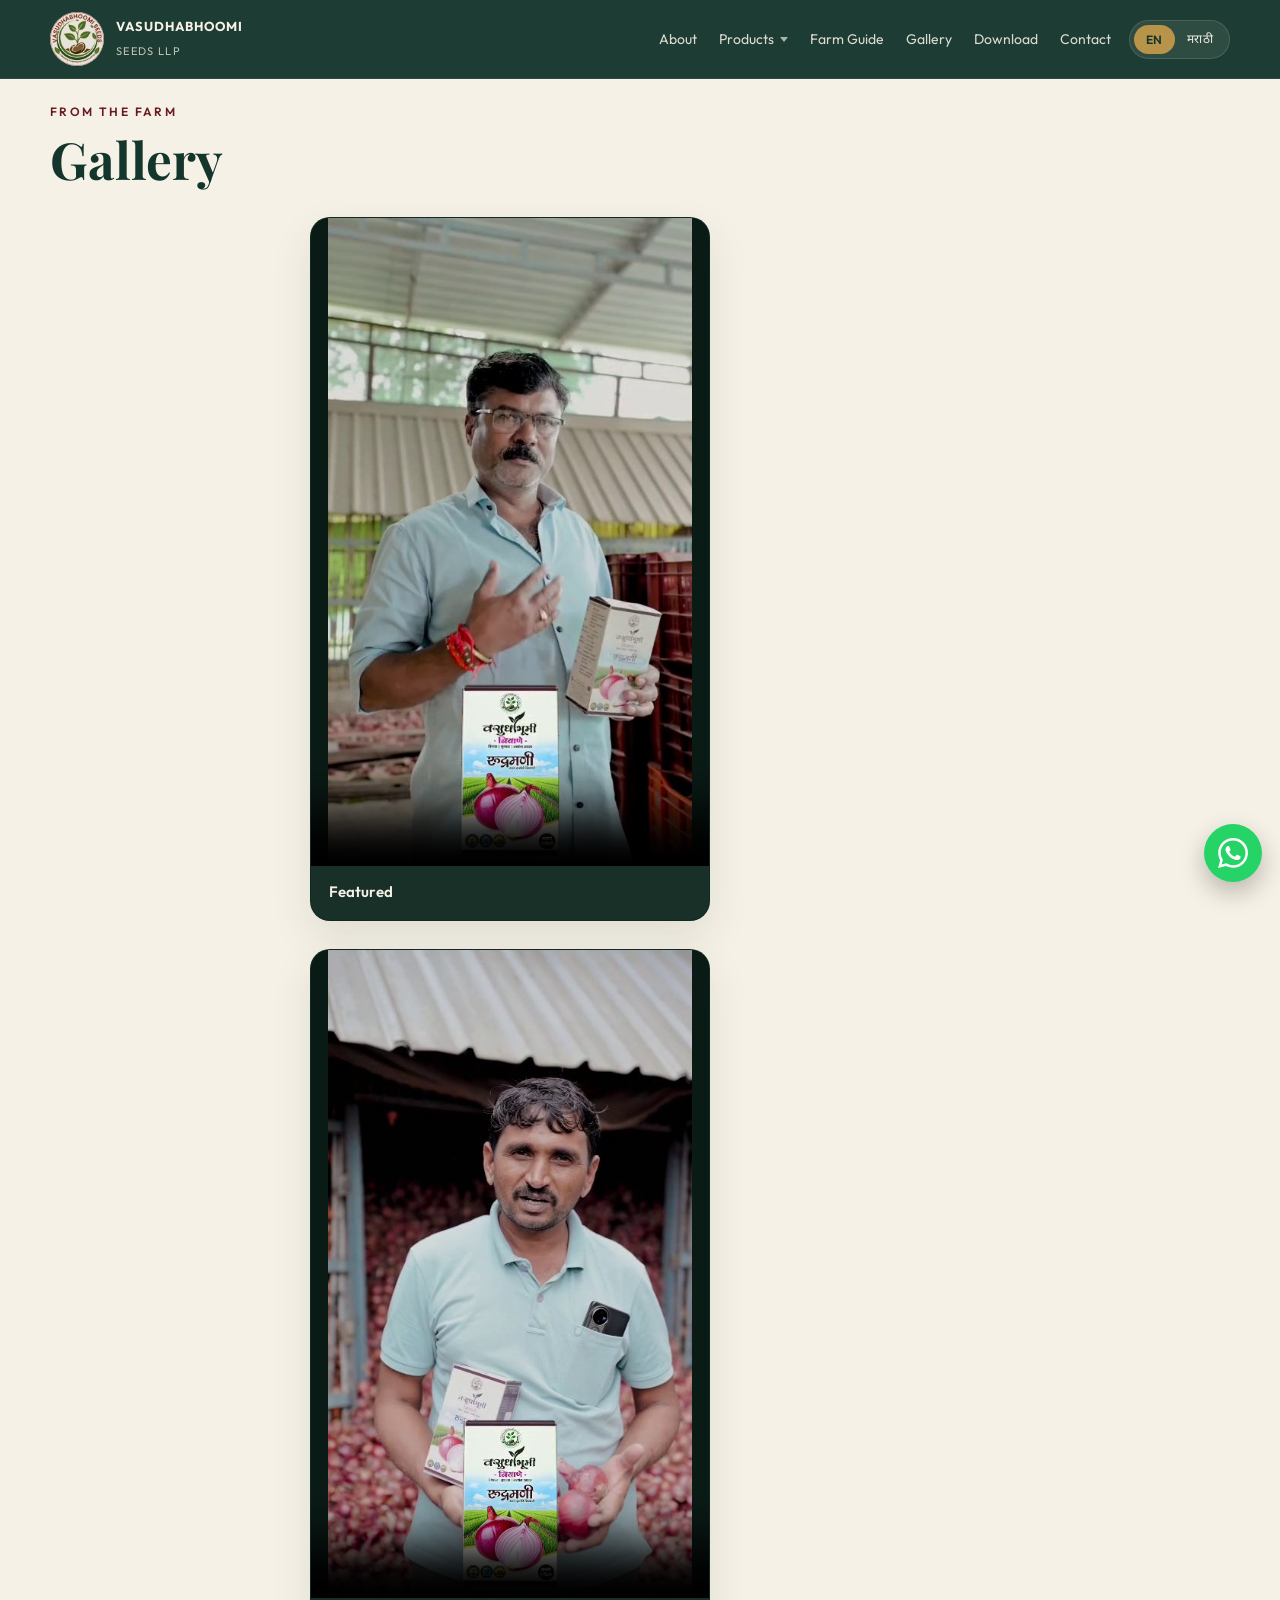
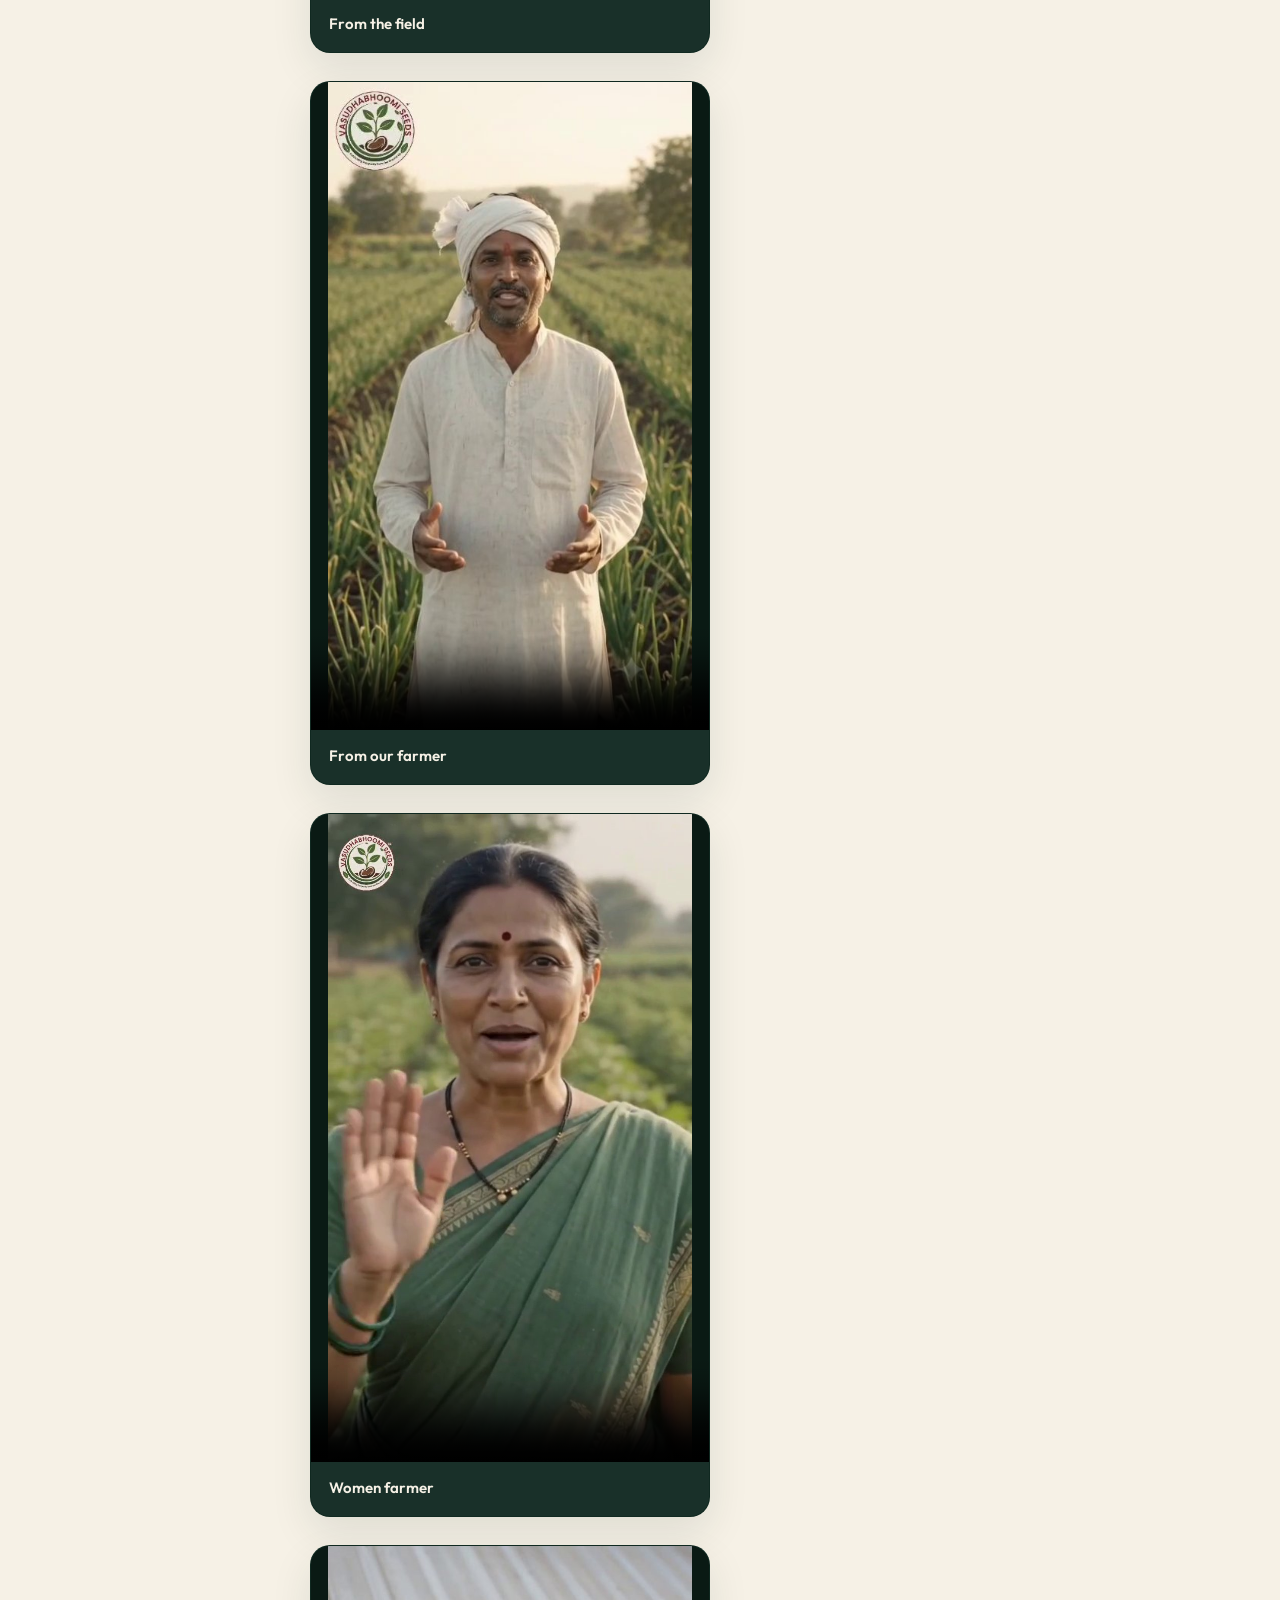
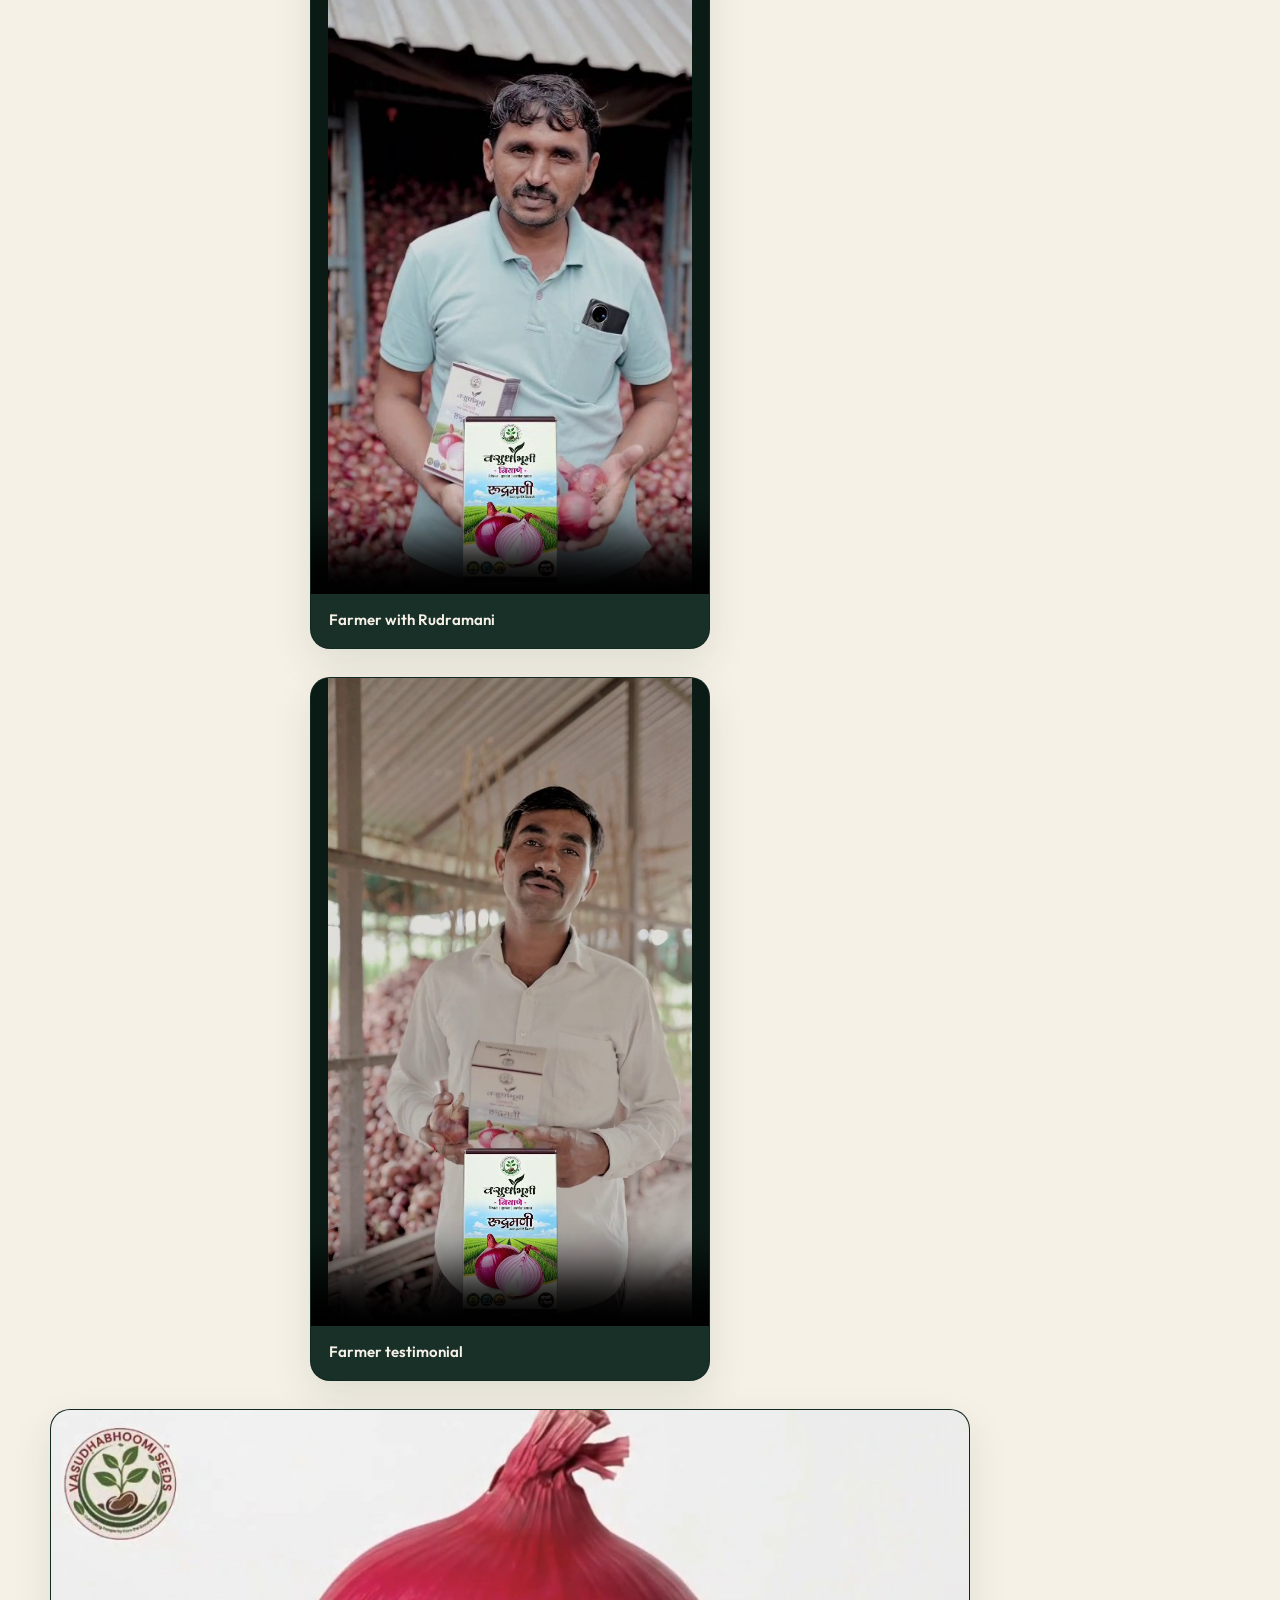
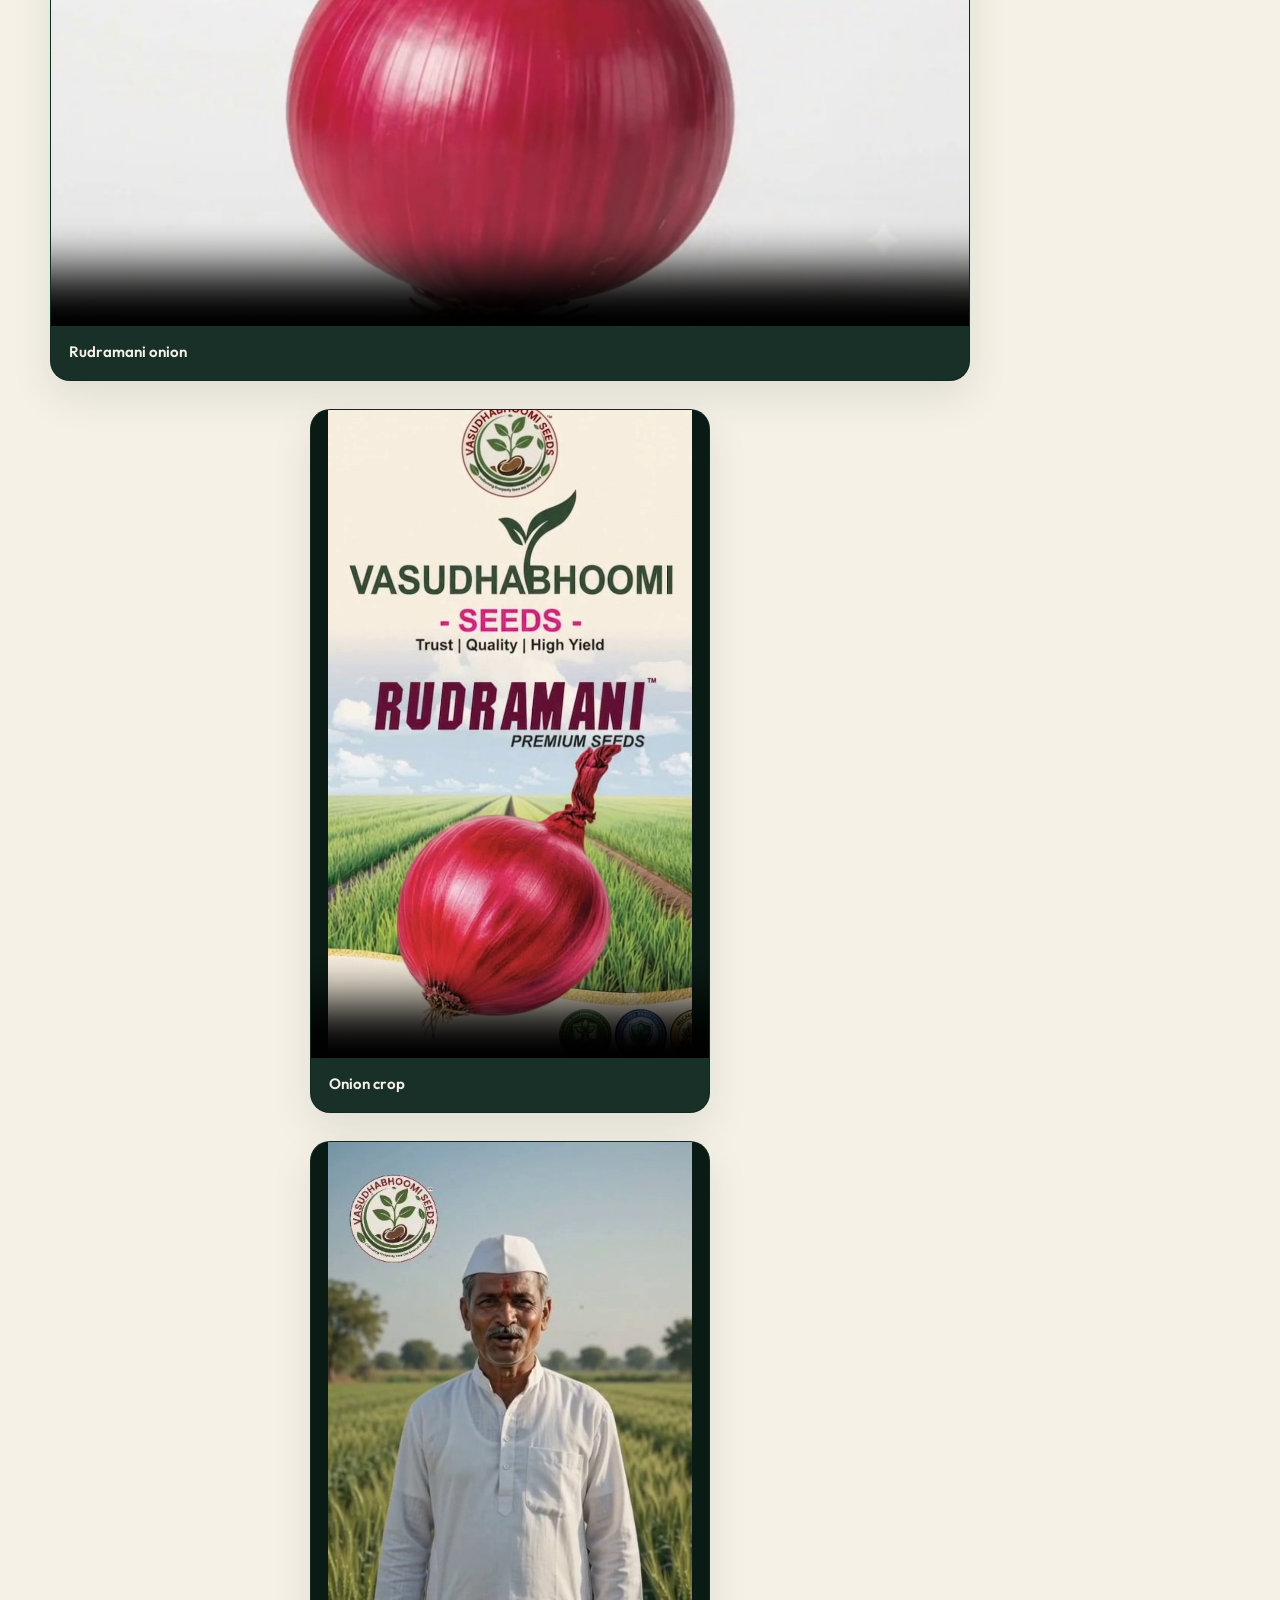
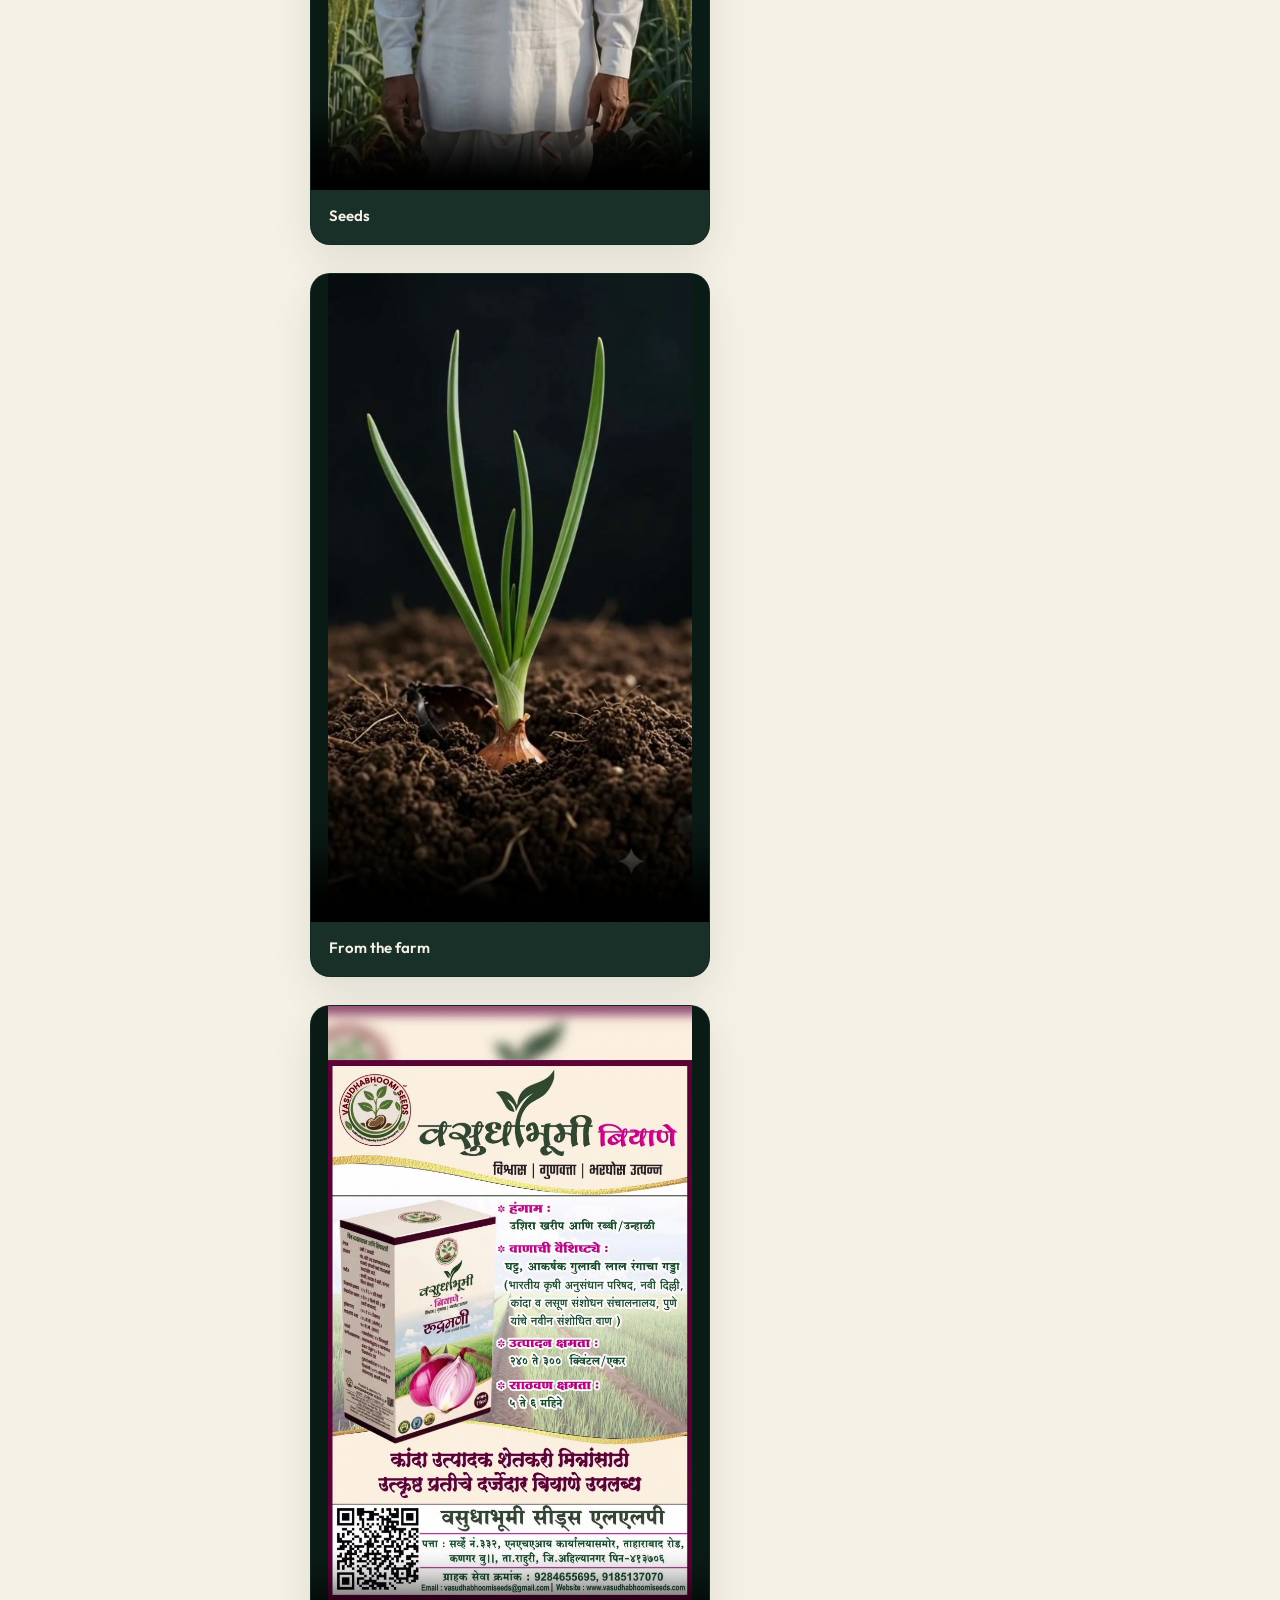
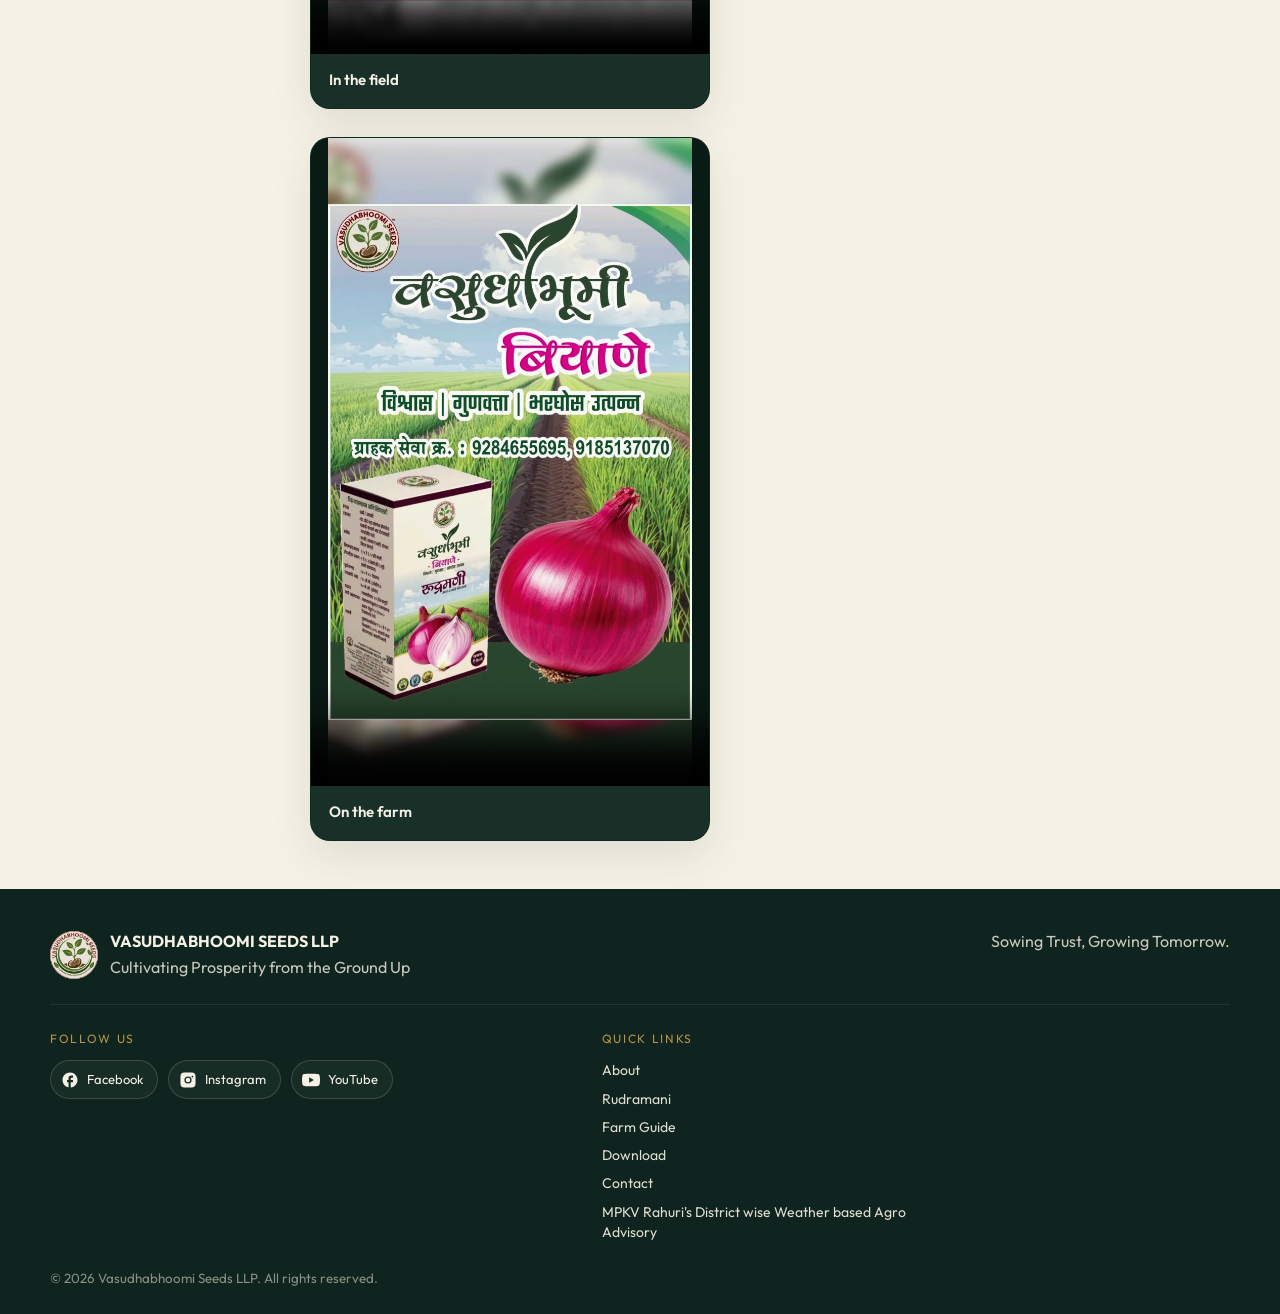
<file: gallery.html>
<!DOCTYPE html>
<html lang="en">
<head>
  <meta charset="UTF-8" />
  <meta name="viewport" content="width=device-width, initial-scale=1.0, viewport-fit=cover" />
  <title>Gallery | Vasudhabhoomi Seeds LLP</title>
  <meta name="description" content="Farm videos from Vasudhabhoomi Seeds LLP — Rudramani fields, nursery, irrigation, and harvest in Kangar Bk., Rahuri." />
  <link rel="icon" href="assets/img/logo.png" />
  <link rel="preconnect" href="https://fonts.googleapis.com" />
  <link rel="preconnect" href="https://fonts.gstatic.com" crossorigin />
  <link href="https://fonts.googleapis.com/css2?family=Noto+Sans+Devanagari:wght@400;600;700&family=Noto+Serif+Devanagari:wght@600;700&family=Outfit:wght@400;500;600;700&family=Playfair+Display:ital,wght@0,600;0,700;1,600&display=swap" rel="stylesheet" />
  <link rel="stylesheet" href="css/styles.css" />
</head>
<body class="lang-en page-gallery">
  <a class="skip" href="#main">Skip to content</a>

  <header class="header">
    <div class="wrap header-inner">
      <a class="brand" href="index.html">
        <img src="assets/img/logo.png" alt="Vasudhabhoomi Seeds logo" />
        <div class="brand-text">
          <strong>VASUDHABHOOMI</strong>
          <span>Seeds LLP</span>
        </div>
      </a>
      <nav class="nav" aria-label="Primary">
        <a href="index.html#about"><span class="en">About</span><span class="mr">आमच्याविषयी</span></a>
        <div class="nav-drop">
          <button class="nav-drop-btn" type="button" aria-expanded="false" aria-haspopup="true">
            <span class="en">Products</span>
            <span class="mr">उत्पादने</span>
            <span class="nav-caret" aria-hidden="true"></span>
          </button>
          <div class="nav-drop-menu" role="menu">
            <a href="rudramani.html" role="menuitem"><span class="en">Rudramani</span><span class="mr">रुद्रमणी</span></a>
          </div>
        </div>
        <a href="farm-guide.html"><span class="en">Farm Guide</span><span class="mr">शेती मार्गदर्शक</span></a>
        <a href="gallery.html" aria-current="page"><span class="en">Gallery</span><span class="mr">गॅलरी</span></a>
        <a href="downloads.html"><span class="en">Download</span><span class="mr">डाउनलोड</span></a>
        <a href="index.html#contact"><span class="en">Contact</span><span class="mr">संपर्क</span></a>
      </nav>
      <div class="header-actions">
        <div class="lang-toggle" role="group" aria-label="Language">
          <button type="button" data-lang="en" class="active">EN</button>
          <button type="button" data-lang="mr">मराठी</button>
        </div>
        <button class="menu-btn" type="button" aria-label="Menu" aria-expanded="false">☰</button>
      </div>
    </div>
  </header>

  <main id="main">
    <section class="gallery-page">
      <div class="wrap">
        <p class="section-kicker">
          <span class="en">From the farm</span>
          <span class="mr">शेतातून</span>
        </p>
        <h1 class="section-title serif">
          <span class="en">Gallery</span>
          <span class="mr">गॅलरी</span>
        </h1>

        <div class="video-showcase">
          <article class="video-card video-card--pinned video-card--portrait">
            <video controls playsinline preload="metadata" poster="assets/img/video-thumbs/top_vid_1.jpg">
              <source src="assets/video/top_vid_1.mp4" type="video/mp4" />
            </video>
            <p class="video-caption">
              <span class="en">Featured</span>
              <span class="mr">विशेष</span>
            </p>
          </article>
          <article class="video-card video-card--portrait">
            <video controls playsinline preload="metadata" poster="assets/img/video-thumbs/whatsapp-farm.jpg">
              <source src="assets/video/whatsapp-farm.mp4" type="video/mp4" />
            </video>
            <p class="video-caption">
              <span class="en">From the field</span>
              <span class="mr">शेतातील दृश्य</span>
            </p>
          </article>
          <article class="video-card video-card--portrait">
            <video controls playsinline preload="metadata" poster="assets/img/video-thumbs/farmer-testimonial.jpg">
              <source src="assets/video/farmer-testimonial.mp4" type="video/mp4" />
            </video>
            <p class="video-caption">
              <span class="en">From our farmer</span>
              <span class="mr">शेतकऱ्याच्या शब्दात</span>
            </p>
          </article>
          <article class="video-card video-card--portrait">
            <video controls playsinline preload="metadata" poster="assets/img/video-thumbs/women-farmer.jpg">
              <source src="assets/video/women-farmer.mp4" type="video/mp4" />
            </video>
            <p class="video-caption">
              <span class="en">Women farmer</span>
              <span class="mr">महिला शेतकरी</span>
            </p>
          </article>
          <article class="video-card video-card--portrait">
            <video controls playsinline preload="metadata" poster="assets/img/video-thumbs/farmer-vid.jpg">
              <source src="assets/video/farmer-vid.mp4" type="video/mp4" />
            </video>
            <p class="video-caption">
              <span class="en">Farmer with Rudramani</span>
              <span class="mr">शेतकरी — रुद्रमणी</span>
            </p>
          </article>
          <article class="video-card video-card--portrait">
            <video controls playsinline preload="metadata" poster="assets/img/video-thumbs/farmer-vid-1.jpg">
              <source src="assets/video/farmer-vid-1.mp4" type="video/mp4" />
            </video>
            <p class="video-caption">
              <span class="en">Farmer testimonial</span>
              <span class="mr">शेतकरी अनुभव</span>
            </p>
          </article>
          <article class="video-card video-card--landscape">
            <video controls playsinline preload="metadata" poster="assets/img/video-thumbs/farmer-field.jpg">
              <source src="assets/video/farmer-field.mp4" type="video/mp4" />
            </video>
            <p class="video-caption">
              <span class="en">Rudramani onion</span>
              <span class="mr">रुद्रमणी कांदा</span>
            </p>
          </article>
          <article class="video-card video-card--portrait">
            <video controls playsinline preload="metadata" poster="assets/img/video-thumbs/onion.jpg">
              <source src="assets/video/onion.mp4" type="video/mp4" />
            </video>
            <p class="video-caption">
              <span class="en">Onion crop</span>
              <span class="mr">कांदा पीक</span>
            </p>
          </article>
          <article class="video-card video-card--portrait">
            <video controls playsinline preload="metadata" poster="assets/img/video-thumbs/vid-seeds.jpg">
              <source src="assets/video/vid-seeds.mp4" type="video/mp4" />
            </video>
            <p class="video-caption">
              <span class="en">Seeds</span>
              <span class="mr">बियाणे</span>
            </p>
          </article>
          <article class="video-card video-card--portrait">
            <video controls playsinline preload="metadata" poster="assets/img/video-thumbs/g-vid-1.jpg">
              <source src="assets/video/g-vid-1.mp4" type="video/mp4" />
            </video>
            <p class="video-caption">
              <span class="en">From the farm</span>
              <span class="mr">शेतातून</span>
            </p>
          </article>
          <article class="video-card video-card--portrait">
            <video controls playsinline preload="metadata" poster="assets/img/video-thumbs/g-vid-2.jpg">
              <source src="assets/video/g-vid-2.mp4" type="video/mp4" />
            </video>
            <p class="video-caption">
              <span class="en">In the field</span>
              <span class="mr">शेतात</span>
            </p>
          </article>
          <article class="video-card video-card--portrait">
            <video controls playsinline preload="metadata" poster="assets/img/video-thumbs/g-vid-3.jpg">
              <source src="assets/video/g-vid-3.mp4" type="video/mp4" />
            </video>
            <p class="video-caption">
              <span class="en">On the farm</span>
              <span class="mr">शेतावरील दृश्य</span>
            </p>
          </article>
        </div>
      </div>
    </section>
  </main>

  <footer class="footer">
    <div class="wrap footer-top">
      <div class="brand">
        <img src="assets/img/logo.png" alt="" />
        <div>
          <strong style="color:#f6f1e6">VASUDHABHOOMI SEEDS LLP</strong>
          <p>Cultivating Prosperity from the Ground Up</p>
        </div>
      </div>
      <p>
        <span class="en">Sowing Trust, Growing Tomorrow.</span>
        <span class="mr">नाते विश्वासाचे, स्वप्न समृद्ध उद्याचे</span>
      </p>
    </div>
    <div class="wrap footer-mid">
      <div>
        <p class="footer-label"><span class="en">Follow us</span><span class="mr">आमच्यासोबत राहा</span></p>
        <div class="socials">
          <a class="social" href="https://www.facebook.com/share/1BvEEDZUQ6/" target="_blank" rel="noopener">
            <svg viewBox="0 0 24 24" aria-hidden="true"><path d="M22 12c0-5.52-4.48-10-10-10S2 6.48 2 12c0 4.84 3.44 8.87 8 9.8V15H8v-3h2V9.5C10 7.57 11.57 6 13.5 6H16v3h-2c-.55 0-1 .45-1 1v2h3v3h-3v6.95c5.05-.5 9-4.76 9-9.95z"/></svg>
            Facebook
          </a>
          <a class="social" href="https://www.instagram.com/vasudhabhoomiseeds/" target="_blank" rel="noopener">
            <svg viewBox="0 0 24 24" aria-hidden="true"><path d="M7 2h10a5 5 0 0 1 5 5v10a5 5 0 0 1-5 5H7a5 5 0 0 1-5-5V7a5 5 0 0 1 5-5zm5 5.2A4.8 4.8 0 1 0 16.8 12 4.81 4.81 0 0 0 12 7.2zm0 7.9A3.1 3.1 0 1 1 15.1 12 3.1 3.1 0 0 1 12 15.1zM17.85 6.4a1.15 1.15 0 1 0 1.15 1.15 1.15 1.15 0 0 0-1.15-1.15z"/></svg>
            Instagram
          </a>
          <a class="social" href="https://youtu.be/aVbMzYsD_KU" target="_blank" rel="noopener">
            <svg viewBox="0 0 24 24" aria-hidden="true"><path d="M23.5 6.19a3.02 3.02 0 0 0-2.12-2.14C19.5 3.55 12 3.55 12 3.55s-7.5 0-9.38.5A3.02 3.02 0 0 0 .5 6.19 31.6 31.6 0 0 0 0 12a31.6 31.6 0 0 0 .5 5.81 3.02 3.02 0 0 0 2.12 2.14c1.88.5 9.38.5 9.38.5s7.5 0 9.38-.5a3.02 3.02 0 0 0 2.12-2.14A31.6 31.6 0 0 0 24 12a31.6 31.6 0 0 0-.5-5.81zM9.55 15.57V8.43L15.82 12l-6.27 3.57z"/></svg>
            YouTube
          </a>
        </div>
      </div>
      <div>
        <p class="footer-label"><span class="en">Quick links</span><span class="mr">द्रुत दुवे</span></p>
        <nav class="footer-links" aria-label="Quick links">
          <a href="index.html#about"><span class="en">About</span><span class="mr">आमच्याविषयी</span></a>
          <a href="rudramani.html"><span class="en">Rudramani</span><span class="mr">रुद्रमणी</span></a>
          <a href="farm-guide.html"><span class="en">Farm Guide</span><span class="mr">शेती मार्गदर्शक</span></a>
          <a href="downloads.html"><span class="en">Download</span><span class="mr">डाउनलोड</span></a>
          <a href="index.html#contact"><span class="en">Contact</span><span class="mr">संपर्क</span></a>
          <a href="https://mpkv.ac.in/Home/AgroAdd" target="_blank" rel="noopener"><span class="en">MPKV Rahuri's District wise Weather based Agro Advisory</span><span class="mr">एमपीकेव्ही राहुरीचे जिल्हानिहाय हवामान आधारित कृषी सल्ला</span></a>
        </nav>
      </div>
    </div>
    <div class="wrap">
      <small>© 2026 Vasudhabhoomi Seeds LLP. All rights reserved.</small>
    </div>
  </footer>

  <a class="wa" href="https://wa.me/919284655695" target="_blank" rel="noopener" aria-label="WhatsApp">
    <svg viewBox="0 0 24 24" aria-hidden="true">
      <path fill="#fff" d="M17.472 14.382c-.297-.149-1.758-.867-2.03-.967-.273-.099-.471-.148-.67.15-.197.297-.767.966-.94 1.164-.173.199-.347.223-.644.075-.297-.15-1.255-.463-2.39-1.475-.883-.788-1.48-1.761-1.653-2.059-.173-.297-.018-.458.13-.606.134-.133.298-.347.446-.52.149-.174.198-.298.298-.497.099-.198.05-.371-.025-.52-.075-.149-.669-1.612-.916-2.207-.242-.579-.487-.5-.669-.51-.173-.008-.371-.01-.57-.01-.198 0-.52.074-.792.372-.272.297-1.04 1.016-1.04 2.479 0 1.462 1.065 2.875 1.213 3.074.149.198 2.096 3.2 5.077 4.487.709.306 1.262.489 1.694.625.712.227 1.36.195 1.871.118.571-.085 1.758-.719 2.006-1.413.248-.694.248-1.289.173-1.413-.074-.124-.272-.198-.57-.347m-5.421 7.403h-.004a9.87 9.87 0 0 1-5.031-1.378l-.361-.214-3.741.982.998-3.648-.235-.374a9.86 9.86 0 0 1-1.51-5.26c.001-5.45 4.436-9.884 9.888-9.884 2.64 0 5.122 1.03 6.988 2.898a9.825 9.825 0 0 1 2.893 6.994c-.003 5.45-4.435 9.884-9.885 9.884m8.413-18.297A11.815 11.815 0 0 0 12.05 0C5.495 0 .16 5.335.157 11.892c0 2.096.547 4.142 1.588 5.945L.057 24l6.305-1.654a11.882 11.882 0 0 0 5.683 1.448h.005c6.554 0 11.89-5.335 11.893-11.893a11.821 11.821 0 0 0-3.48-8.413Z"/>
    </svg>
  </a>
  <script src="js/app.js"></script>
</body>
</html>
</file>
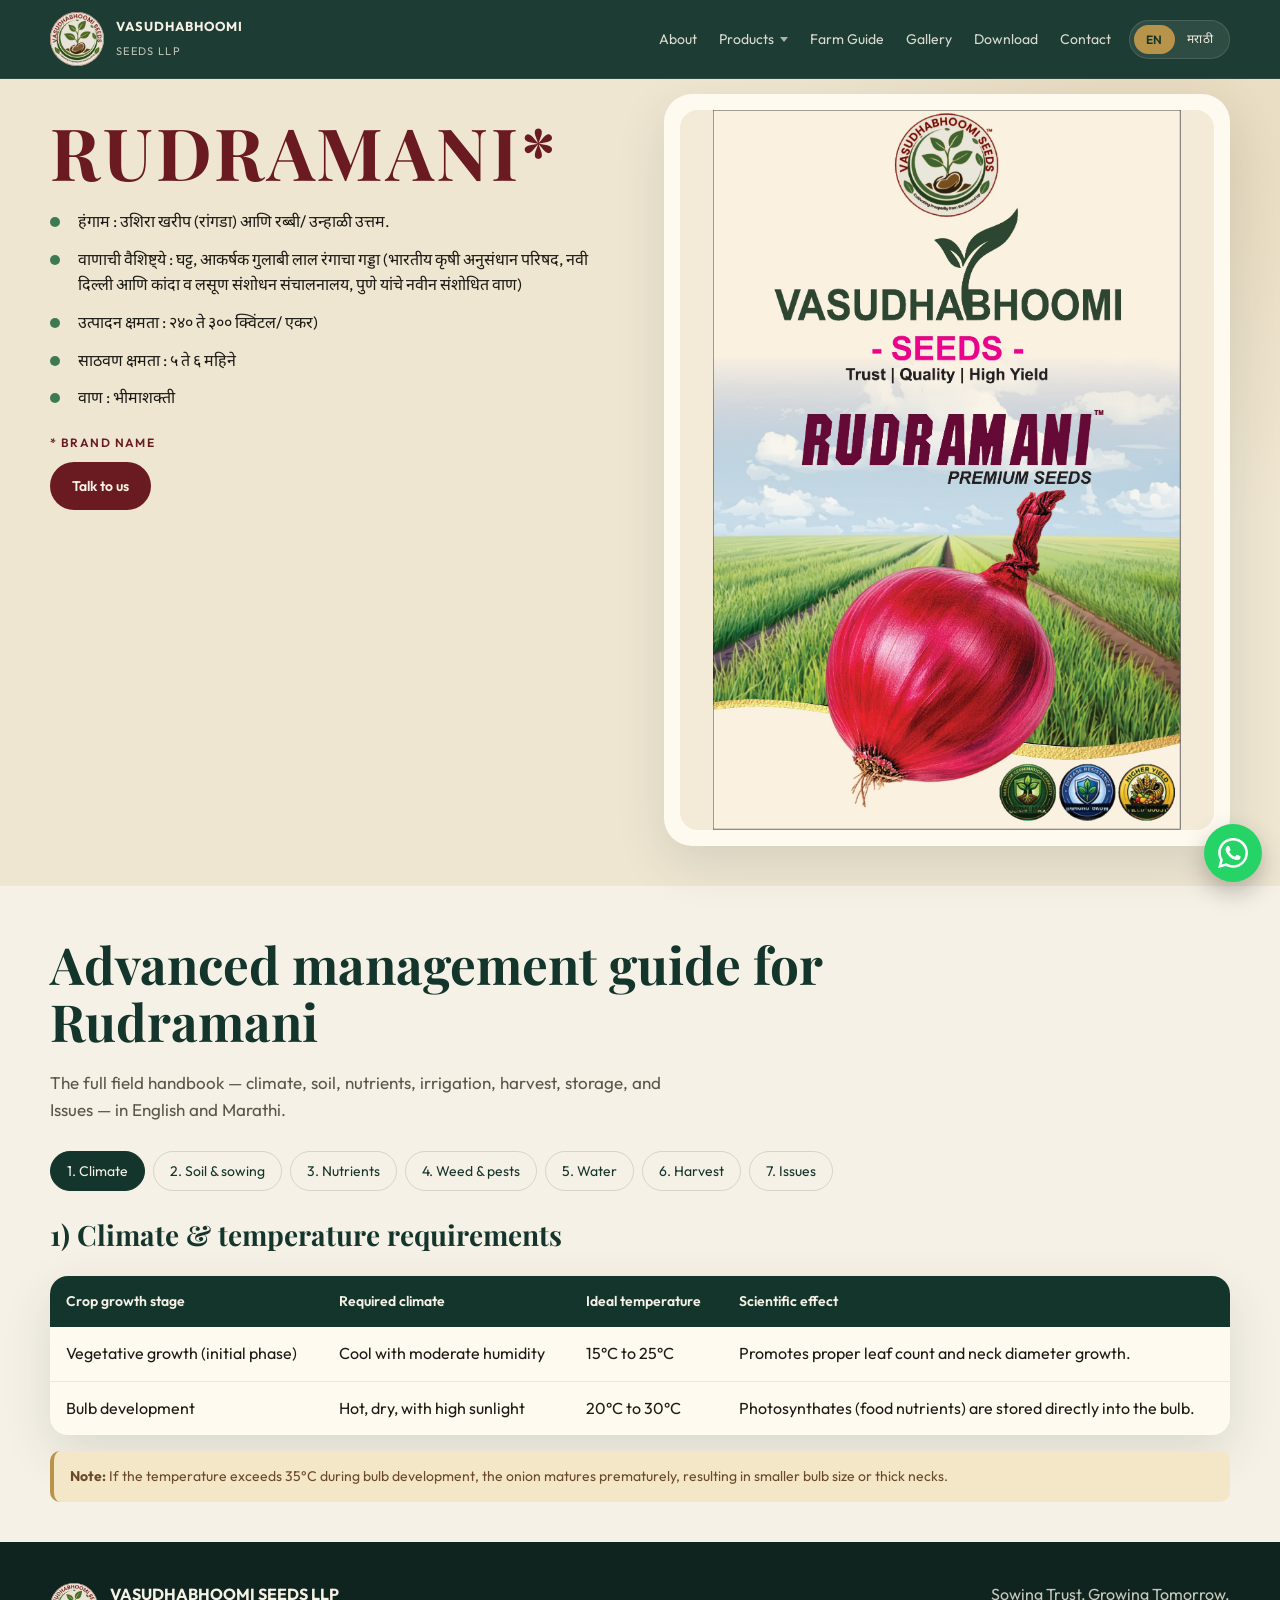
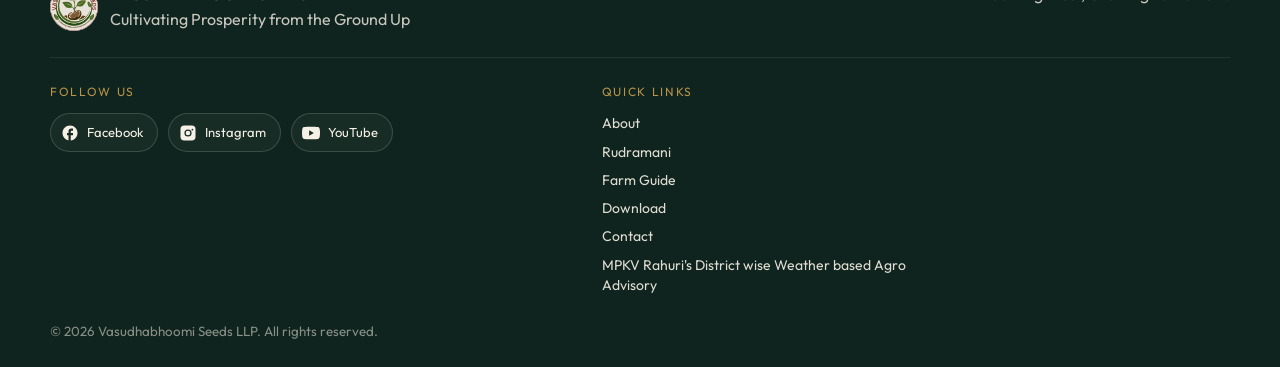
<file: rudramani.html>
<!DOCTYPE html>
<html lang="en">
<head>
  <meta charset="UTF-8" />
  <meta name="viewport" content="width=device-width, initial-scale=1.0, viewport-fit=cover" />
  <title>Rudramani | Vasudhabhoomi Seeds LLP</title>
  <meta name="description" content="Rudramani onion variety from Vasudhabhoomi Seeds LLP — summer season, 240–350 quintals per acre, 5–6 months storage." />
  <link rel="icon" href="assets/img/logo.png" />
  <link rel="preconnect" href="https://fonts.googleapis.com" />
  <link rel="preconnect" href="https://fonts.gstatic.com" crossorigin />
  <link href="https://fonts.googleapis.com/css2?family=Noto+Sans+Devanagari:wght@400;600;700&family=Noto+Serif+Devanagari:wght@600;700&family=Outfit:wght@400;500;600;700&family=Playfair+Display:ital,wght@0,600;0,700;1,600&display=swap" rel="stylesheet" />
  <link rel="stylesheet" href="css/styles.css" />
</head>
<body class="lang-en page-product">
  <a class="skip" href="#main">Skip to content</a>

  <header class="header">
    <div class="wrap header-inner">
      <a class="brand" href="index.html">
        <img src="assets/img/logo.png" alt="Vasudhabhoomi Seeds logo" />
        <div class="brand-text">
          <strong>VASUDHABHOOMI</strong>
          <span>Seeds LLP</span>
        </div>
      </a>
      <nav class="nav" aria-label="Primary">
        <a href="index.html#about"><span class="en">About</span><span class="mr">आमच्याविषयी</span></a>
        <div class="nav-drop">
          <button class="nav-drop-btn" type="button" aria-expanded="false" aria-haspopup="true">
            <span class="en">Products</span>
            <span class="mr">उत्पादने</span>
            <span class="nav-caret" aria-hidden="true"></span>
          </button>
          <div class="nav-drop-menu" role="menu">
            <a href="rudramani.html" role="menuitem" aria-current="page"><span class="en">Rudramani</span><span class="mr">रुद्रमणी</span></a>
          </div>
        </div>
        <a href="farm-guide.html"><span class="en">Farm Guide</span><span class="mr">शेती मार्गदर्शक</span></a>
        <a href="gallery.html"><span class="en">Gallery</span><span class="mr">गॅलरी</span></a>
        <a href="downloads.html"><span class="en">Download</span><span class="mr">डाउनलोड</span></a>
        <a href="index.html#contact"><span class="en">Contact</span><span class="mr">संपर्क</span></a>
      </nav>
      <div class="header-actions">
        <div class="lang-toggle" role="group" aria-label="Language">
          <button type="button" data-lang="en" class="active">EN</button>
          <button type="button" data-lang="mr">मराठी</button>
        </div>
        <button class="menu-btn" type="button" aria-label="Menu" aria-expanded="false">☰</button>
      </div>
    </div>
  </header>

  <main id="main">
    <section class="product">
      <div class="wrap product-hero">
        <div>
          <h1 class="product-name serif"><span class="en">RUDRAMANI*</span><span class="mr">रुद्रमणी*</span></h1>
          <ul class="feature-list">
            <li>हंगाम		: उशिरा खरीप (रांगडा) आणि रब्बी/ उन्हाळी उत्तम.</li>
            <li>वाणाची वैशिष्ट्ये	: घट्ट, आकर्षक गुलाबी लाल रंगाचा गड्डा (भारतीय कृषी अनुसंधान परिषद, नवी दिल्ली आणि कांदा व लसूण संशोधन संचालनालय, पुणे यांचे नवीन संशोधित वाण)</li>
            <li>उत्पादन क्षमता	: २४० ते ३०० क्विंटल/ एकर)</li>
            <li>साठवण क्षमता	: ५ ते ६ महिने </li>
            <li>वाण : भीमाशक्ती</li>
          </ul>
          <div class="hero-actions">
            <p class="section-kicker brand-note">
              <span class="en">* Brand Name</span>
              <span class="mr">* ब्रँड नाव</span>
            </p>
            <a class="btn btn-maroon" href="index.html#contact"><span class="en">Talk to us</span><span class="mr">संपर्क करा</span></a>
          </div>
        </div>
        <div class="pack-frame pack-poster">
          <img class="en" src="assets/img/rudramani_eng.jpeg" alt="Vasudhabhoomi Rudramani onion seeds" />
          <img class="mr" src="assets/img/rudramani_mar.jpeg" alt="वसुधाभूमी रुद्रमणी कांदा बियाणे" />
        </div>
      </div>
    </section>
    <section id="guide">
      <div class="wrap">
        <h2 class="section-title serif">
          <span class="en">Advanced management guide for Rudramani</span>
          <span class="mr">रुद्रमणीसाठी प्रगत व्यवस्थापन मार्गदर्शक</span>
        </h2>
        <p class="section-lead">
          <span class="en">The full field handbook — climate, soil, nutrients, irrigation, harvest, storage, and Issues — in English and Marathi.</span>
          <span class="mr">संपूर्ण शेत मार्गदर्शक — हवामान, जमीन, खत, पाणी, काढणी, साठवण आणि अडचणी — इंग्रजी व मराठीत.</span>
        </p>

<div class="tabs" role="tablist">
          <button class="tab active" data-tab="climate" type="button"><span class="en">1. Climate</span><span class="mr">१. हवामान</span></button>
          <button class="tab" data-tab="soil" type="button"><span class="en">2. Soil &amp; sowing</span><span class="mr">२. जमीन व बियाणे</span></button>
          <button class="tab" data-tab="fert" type="button"><span class="en">3. Nutrients</span><span class="mr">३. खत व्यवस्थापन</span></button>
          <button class="tab" data-tab="pest" type="button"><span class="en">4. Weed &amp; pests</span><span class="mr">४. तण, रोग व किड</span></button>
          <button class="tab" data-tab="water" type="button"><span class="en">5. Water</span><span class="mr">५. पाणी</span></button>
          <button class="tab" data-tab="harvest" type="button"><span class="en">6. Harvest</span><span class="mr">६. काढणी व साठवण</span></button>
          <button class="tab" data-tab="problems" type="button"><span class="en">7. Issues</span><span class="mr">७. अडचणी</span></button>
        </div>

        <div id="climate" class="panel active">
          <h3 class="guide-heading serif">
            <span class="en">1) Climate &amp; temperature requirements</span>
            <span class="mr">१) हवामान व तापमान</span>
          </h3>
          <div class="table-wrap">
            <table>
              <thead>
                <tr>
                  <th><span class="en">Crop growth stage</span><span class="mr">पीक वाढीचा टप्पा</span></th>
                  <th><span class="en">Required climate</span><span class="mr">आवश्यक हवामान</span></th>
                  <th><span class="en">Ideal temperature</span><span class="mr">योग्य तापमान</span></th>
                  <th><span class="en">Scientific effect</span><span class="mr">शास्त्रीय परिणाम</span></th>
                </tr>
              </thead>
              <tbody>
                <tr>
                  <td data-en="Crop growth stage" data-mr="पीक वाढीचा टप्पा"><span class="en">Vegetative growth (initial phase)</span><span class="mr">शाकीय वाढ (सुरुवातीचा काळ)</span></td>
                  <td data-en="Required climate" data-mr="आवश्यक हवामान"><span class="en">Cool with moderate humidity</span><span class="mr">थंड आणि मध्यम आर्द्रता</span></td>
                  <td data-en="Ideal temperature" data-mr="योग्य तापमान"><span class="en">15°C to 25°C</span><span class="mr">१५°सें. ते २५° सें.</span></td>
                  <td data-en="Scientific effect" data-mr="शास्त्रीय परिणाम"><span class="en">Promotes proper leaf count and neck diameter growth.</span><span class="mr">पानांची संख्या व खोडाचा घेर व्यवस्थित वाढतो.</span></td>
                </tr>
                <tr>
                  <td data-en="Crop growth stage" data-mr="पीक वाढीचा टप्पा"><span class="en">Bulb development</span><span class="mr">गड्डा पोसण्याचा काळ</span></td>
                  <td data-en="Required climate" data-mr="आवश्यक हवामान"><span class="en">Hot, dry, with high sunlight</span><span class="mr">उष्ण, कोरडे व जास्त सूर्यप्रकाश</span></td>
                  <td data-en="Ideal temperature" data-mr="योग्य तापमान"><span class="en">20°C to 30°C</span><span class="mr">२०° सें. ते ३०° सें.</span></td>
                  <td data-en="Scientific effect" data-mr="शास्त्रीय परिणाम"><span class="en">Photosynthates (food nutrients) are stored directly into the bulb.</span><span class="mr">प्रकाश संश्लेषणातून अन्नद्रव्ये गड्ड्यात साठवली जातात.</span></td>
                </tr>
              </tbody>
            </table>
          </div>
          <p class="note">
            <span class="en"><strong>Note:</strong> If the temperature exceeds 35°C during bulb development, the onion matures prematurely, resulting in smaller bulb size or thick necks.</span>
            <span class="mr"><strong>टीप:</strong> गड्डा पोसताना तापमान ३५°सें. पेक्षा जास्त झाल्यास कांदा मुदतपूर्व परिपक्व होऊन गड्ड्याचा आकार लहान राहतो किंवा मान जाड होते.</span>
          </p>
        </div>

        <div id="soil" class="panel">
          <h3 class="guide-heading serif">
            <span class="en">2) Seed, soil, tillage, nursery &amp; transplanting</span>
            <span class="mr">२) बियाणे, जमीन, मशागत, रोपवाटिका, पुनर्लागवड</span>
          </h3>
          <div class="guide-prose">
            <p><span class="mr"><strong>बियाण्याचे प्रमाण:</strong> ३ ते ४ किलो प्रति एकर (हेक्टरी ७.५ ते १० किलो).</span></p>
            <p><span class="mr"><strong>जमीनीची निवड:</strong> मध्यम ते भारी, सेंद्रिय कर्ब चांगला असलेली व सुयोग्य निचऱ्याची.</span></p>
            <p><span class="mr"><strong>पूर्व मशागत:</strong> एक खोलगट नांगरट देऊन गुळव्याच्या उभ्या आडव्या दोन पाळ्या द्याव्यात.</span></p>
            <p><span class="mr"><strong>रोपवाटिका बियाण्याचे प्रमाण:</strong> १ ते १.२ किलो बियाण्यासाठी ३ गुंठे (३०० चौ.मी.)</span></p>
            <p><span class="mr"><strong>रोपवाटिका तयारी:</strong> नर्सरी वाफा खोल नांगरून, ढेकळे फोडून, शेवटच्या नांगरणीवेळी ५-६ गुंठे क्षेत्रासाठी ५०० किलो चांगले कुजलेले शेणखत आणि १.२५ किलो ट्रायकोडर्मा मिसळावे. गादी वाफा १५ सें.मी. उंचीचे आणि १.२ मीटर रुंदीचे वाफा ड्रिप किंवा स्प्रिंकलर पाणीसह तयार करावेत, किंवा पाणी उपलब्ध नसल्यास १.०-१.२ मीटर रुंदीचे व ५-६ मीटर लांबीचे वाफा तयार करावेत.</span></p>
            <p><span class="mr"><strong>पुणर्लागवड:</strong> ४० ते ४५ दिवस.</span></p>
            <p><span class="mr"><strong>लागवडीचे अंतर:</strong> १५ सें.मी. (ओळीत) × १० सें.मी. (रोपांत).</span></p>
          </div>
        </div>

        <div id="fert" class="panel">
          <h3 class="guide-heading serif">
            <span class="en">3) Nutrient &amp; fertilizer management</span>
            <span class="mr">३) अन्नद्रव्य व खत व्यवस्थापन</span>
          </h3>
          <p class="section-lead" style="margin-bottom:18px">
            <span class="en">Recommended chemical fertilizer dose is 100:50:50 kg NPK per hectare (40:20:20 kg per acre).</span>
            <span class="mr">कांदा पिकासाठी शिफारस केलेली रासायनिक खतमात्रा १००:५०:५० किलो नत्र : स्फुरद : पालाश प्रति हेक्टर (अर्थात ४०:२०:२० किलो नत्र : स्फुरद : पालाश प्रति एकर) आहे.</span>
          </p>
          <h4 class="guide-sub"><span class="en">A) Organic &amp; bio-fertilizers</span><span class="mr">अ) सेंद्रिय व जिवाणू खते</span></h4>
          <div class="guide-prose">
            <p><span class="mr">शेणखत/ कंपोस्ट: २५ ते ३० टन/ हेक्टर (१० ते १२ टन/ एकर) लागवडीपूर्वी १५ दिवस आधी मातीत मिसळावे.</span></p>
            <p><span class="mr">जिवाणू संवर्धक: अझोस्पिरिलम आणि स्फुरद विरघळवणारे जिवाणू २५ ग्रॅम प्रति किलो या प्रमाणात बियाण्यास बीजप्रक्रिया करावी.</span></p>
          </div>
          <h4 class="guide-sub"><span class="en">B) Chemical fertilizer dose</span><span class="mr">ब) रासायनिक खतमात्रा</span></h4>
          <div class="table-wrap">
            <table>
              <thead>
                <tr>
                  <th><span class="en">Timing</span><span class="mr">वेळ</span></th>
                  <th><span class="en">Fertilizer option (per acre)</span><span class="mr">रासायनिक खत पर्याय (प्रति एकरी)</span></th>
                  <th><span class="en">Key nutrient</span><span class="mr">मुख्य घटक</span></th>
                </tr>
              </thead>
              <tbody>
                <tr>
                  <td><span class="en">At transplanting</span><span class="mr">लागवडीच्यावेळी</span></td>
                  <td><span class="mr">१ बॅग युरिया + २.५ बॅग सिंगल सुपर फॉस्फेट + ०.५ बॅग म्युरेट ऑफ पोटॅश</span></td>
                  <td><span class="mr">नत्र (५०%), सर्व स्फुरद व पालाश</span></td>
                </tr>
                <tr>
                  <td><span class="en">At 30 days</span><span class="mr">३० दिवसांनी</span></td>
                  <td><span class="mr">०.५ बॅग युरिया</span></td>
                  <td><span class="mr">नत्र (२५%)</span></td>
                </tr>
                <tr>
                  <td><span class="en">At 45 days</span><span class="mr">४५ दिवसांनी</span></td>
                  <td><span class="mr">०.५ बॅग युरिया</span></td>
                  <td><span class="mr">नत्र (२५%)</span></td>
                </tr>
              </tbody>
            </table>
          </div>
          <h4 class="guide-sub"><span class="en">C) Micronutrients (very important)</span><span class="mr">क) सूक्ष्म व दुय्यम अन्नद्रव्ये (अत्यंत महत्त्वाचे)</span></h4>
          <div class="guide-prose">
            <p><span class="mr"><strong>गंधक:</strong> हेक्टरी ४५ किलो (एकरी १८ ते २० किलो) गंधक लागवडीच्या १५ दिवस आधी मातीत मिसळावे. (गंधकामुळे कांद्याचा तिखटपणा आणि साठवण क्षमता वाढते).</span></p>
            <p><span class="mr"><strong>सिलिकॉन:</strong> कांदा पिकाच्या अधिक व गुणवत्ता युक्त उत्पादनासाठी व कीड रोगाचाव प्रादुर्भाव टाळण्याकरिता पुनर्लागवडीनंतर २०, ४० व ६० दिवसांनी २ मि.ली. प्रति लिटर पाण्यातून फवारणी करावी.</span></p>
            <p><span class="mr"><strong>सूक्ष्म अन्नद्रव्ये:</strong> लागवडीनंतर ३५ व ४५ दिवसांनी मायक्रोन्युट्रिएंट ग्रेड-२ (फवारणीसाठी) ३० ते ४० मि.ली. प्रति १० लिटर पाण्यातून द्यावे.</span></p>
          </div>
        </div>

        <div id="pest" class="panel">
          <h3 class="guide-heading serif">
            <span class="en">4) Weed, disease &amp; pest management</span>
            <span class="mr">४) तण, रोग व किड व्यवस्थापन</span>
          </h3>
          <div class="guide-prose">
            <p><span class="mr"><strong>तण व्यवस्थापन:</strong> लागवडी अगोदर बासालीन (फ्लुक्लोरालिन) २.५ मिली प्रती लिटर पाण्यातून जमिनीवर फवारणी करावी लागवडीनंतर २१ ते २५ दिवसांनी ऑक्झिप्ल्युरोफेन (गोल) २३.५% ईसी १० मिली प्रति १० लिटर किंवा टरगा सुपर १५ मिली व ऑक्झिप्ल्युरोफेन (गोल) १० मिली प्रती १० लिटर पाण्यातुन फवारणी करावी वरील तणनाशकाची फवारणी केल्यास ४०-५० दिवसापर्यंत शेत तण विरहीत राहते व नंतर एक खुरपणी द्यावी म्हणजे तणाची वाढ नियंत्रित राहुन उत्पादनात वाढ होते.</span></p>
            <p><span class="mr"><strong>रोग व किड व्यवस्थापन (तुडतुडे, मावा, थ्रीप्स, जांभळा करपा आणि तपकिरी करपा):</strong> फुलकिडे पिले आणि प्रौढ पाने खरवडतात आणि त्यातून बाहेर येणारा रस शोषतात. त्यामुळे पानांवर पांढरे चट्टे पडतात यालाच टाक्या असे संबोधतात. त्याच्या नियंत्रणासाठी टोलफेनपायरॅड १५% ई.सी.२ मि.ली. किंवा डेल्टामेथ्रीन ११% ई.सी. ३ मि.ली. किंवा लॅम्बडा सायहॅलोथ्रीन ५% ई.सी. १० मि.ली. प्रति १० लिटर पाण्यातून साध्या हातपंपाने या किटकनाशकांच्या आलटुन पालटून फवारण्या कराव्यात. अधून मधून ५% निंबोळी अर्काची फवारणी करावी. फवारणी करतांना चिकट द्रव्याचा (०.१%) वापर जरूर करावा. करपा रोग डायफेनकोनॅझोल २५% ई.सी.१० मि.ली. १० लिटर पाण्यात किंवा टेब्युकोनॅझोल २५.९% ई.सी. १० मि.ली. प्रती १० लिटर पाण्यात किंवा अॅझोक्सिस्ट्रोबीन १८.२% + डायफ्फ्रेनोकोनॅझोल ११.४% एससी १० मि.ली. प्रती १० लिटर पाण्यात किंवा अॅझोक्सिस्ट्रोबीन ११% + टेब्युकोनॅझोल १८.३% १० मि.ली. प्रती १० लिटर पाण्यात किंवा किटाझिन ४८% इ.सी. १० मि.ली. प्रती १० लिटर पाण्यातून १० दिवसांच्या अंतराने आलटून-पालटून फवारावेत. (किटकनाशक व बुरशीनाशकाचे प्रमाण १० लि. पाण्यासाठी दिले आहे.)</span></p>
          </div>
        </div>

        <div id="water" class="panel">
          <h3 class="guide-heading serif">
            <span class="en">5) Irrigation management</span>
            <span class="mr">५) पाणी व्यवस्थापन</span>
          </h3>
          <p class="section-lead" style="margin-bottom:18px">
            <span class="en">Water management should be adjusted based on soil type, climate and growth stage.</span>
            <span class="mr">जमिनीचा प्रकार, हवामान आणि वाढीच्या टप्प्यानुसार पाणी व्यवस्थापन करणे आवश्यक असते.</span>
          </p>
          <div class="table-wrap">
            <table>
              <thead>
                <tr>
                  <th><span class="en">Growth stage</span><span class="mr">वाढीचा टप्पा</span></th>
                  <th><span class="en">Irrigation timing</span><span class="mr">पाणी देण्याची वेळ / कालावधी</span></th>
                  <th><span class="en">Interval</span><span class="mr">सिंचनाचे अंतर</span></th>
                  <th><span class="en">Important notes</span><span class="mr">महत्त्वाच्या सूचना</span></th>
                </tr>
              </thead>
              <tbody>
                <tr>
                  <td><span class="en">At transplanting</span><span class="mr">पुनर्लागवडीच्या वेळी</span></td>
                  <td><span class="mr">१ ले पाणी (हलके पाणी)</span></td>
                  <td><span class="mr">लागवडीच्या दिवशी</span></td>
                  <td><span class="mr">रोपांची मुळे जमिनीत धरण्यासाठी लगेच पाणी द्यावे.</span></td>
                </tr>
                <tr>
                  <td><span class="en">After transplanting</span><span class="mr">लागवडीनंतरचा काळ</span></td>
                  <td><span class="mr">२ रे पाणी (आंबवणी)</span></td>
                  <td><span class="mr">लागवडीनंतर ३ ते ४ दिवसांनी</span></td>
                  <td><span class="mr">रोपे सेट होण्यासाठी हलके पाणी देणे आवश्यक असते.</span></td>
                </tr>
                <tr>
                  <td><span class="en">Vegetative growth</span><span class="mr">शाकीय वाढीचा काळ</span></td>
                  <td><span class="mr">लागवडीपासून ३० ते ३५ दिवसांपर्यंत</span></td>
                  <td><span class="mr">दर ७ ते ८ दिवसांनी</span></td>
                  <td><span class="mr">या काळात जमिनीतील ओलावा टिकून राहिल्याने पानांची व रोपांची भक्कम वाढ होते.</span></td>
                </tr>
                <tr>
                  <td><span class="en">Bulb bulking</span><span class="mr">कांदा फुगण्याचा काळ (मान व गड्डा बनणे)</span></td>
                  <td><span class="mr">लागवडीनंतर ४० ते ८०/९० दिवसांपर्यंत</span></td>
                  <td><span class="mr">दर १० ते १२ दिवसांनी</span></td>
                  <td><span class="mr">हा कांदा पोसण्याचा मुख्य काळ आहे. या काळात ताण बसू देऊ नये.</span></td>
                </tr>
                <tr>
                  <td><span class="en">Pre-harvest</span><span class="mr">काढणीपूर्व काळ</span></td>
                  <td><span class="mr">९० दिवसांनंतर ते काढणीपर्यंत</span></td>
                  <td><span class="mr">दर १२ ते १५ दिवसांनी</span></td>
                  <td><span class="mr">कांद्याची मान पडून कांदा पक्व होण्याच्या काळात पाण्याचे प्रमाण कमी करावे.</span></td>
                </tr>
              </tbody>
            </table>
          </div>
          <p class="note">
            <span class="en"><strong>Note:</strong> Apply light irrigation; avoid waterlogging. Drip or sprinkler saves 30–40% water. Stop irrigation 15–20 days before harvest.</span>
            <span class="mr"><strong>टीप:</strong> पाणी नेहमी हलके द्यावे; शेतात पाणी साचून राहू देऊ नये, अन्यथा मूळकूज किंवा मानकूज रोगाचा प्रादुर्भाव होतो. ठिबक किंवा तुषार (Sprikler) सिंचनाचा वापर केल्यास पाण्याची ३० ते ४०% बचत होते आणि पिकाची वाढ एकसारखी होते. काढणीपूर्वी १५ ते २० दिवस आधी पाणी पूर्णपणे बंद करावे.</span>
          </p>
        </div>

        <div id="harvest" class="panel">
          <h3 class="guide-heading serif">
            <span class="en">6) Harvesting &amp; storage</span>
            <span class="mr">६) काढणी व साठवण</span>
          </h3>
          <div class="guide-prose">
            <p><span class="mr"><strong>काढणीची वेळ:</strong> पुनर्लागवडीनंतर १२० ते १३० दिवसांनी (५०% कांद्याची मान मोडल्यावर) काढणी करावी. कांदा पक्व झाला म्हणजे नवीन पाने येण्याचे थांबते, पातीतील अन्नरस कांद्यात उतरून कांदा वजनदार होऊ लागतो, कांद्याची पात पिवळसर होते, व पातीचा जाडसर भाग मऊ पडून पात कोलमडते यालाच माना मोडणे म्हणतात. कांद्याच्या बुडाशी घट्ट असलेली मुळे सुकून जमिनीची पकड सैल पडते, ३०-४० टक्के माना पडल्या म्हणजे कांदा काढावा. शेतात कांदा सुकविल्यानंतर ३-४ सें. मी. मानेचा भाग पिळून पात कापावी म्हणजे कांद्याला साठवणीत मोड येत नाही.</span></p>
            <p><span class="mr"><strong>साठवणुक:</strong> काढणीनंतर कांदा ३ ते ४ दिवस पाला झाकून शेतात व नंतर १० ते १२ दिवस सावलीत चांगला सुकवून मगच साठवणुकीत ठेवावा.</span></p>
          </div>
        </div>

        <div id="problems" class="panel">
          <h3 class="guide-heading serif">
            <span class="en">7) Issues (bolting &amp; yellowing)</span>
            <span class="mr">७) अडचणी (डेंगळे येणे व पाने पिवळी पडणे)</span>
          </h3>
          <h4 class="guide-sub"><span class="en">A) Scientific reasons for bolting</span><span class="mr">अ) कांद्यामध्ये डेंगळे येण्याची शास्त्रीय कारणे</span></h4>
          <div class="guide-prose">
            <p><span class="mr">कांद्यामध्ये बियांचे डेंगळे येणे ही वनस्पतीची प्रजनन टप्प्यातील असमयी वाढ असते. याची मुख्य शास्त्रीय कारणे खालील प्रामाणे;</span></p>
            <p><span class="mr"><strong>तापमानातील अचानक घट:</strong> रोपांच्या सुरुवातीच्या काळात प्रदीर्घ काळ तापमान १०° सें. ते १५° सें. पेक्षा कमी राहिल्यास संप्रेरकांच्या बदलामुळे पीक शाकीय वाढ सोडून थेट बी निर्मितीकडे (प्रजननाकडे) वळते.</span></p>
            <p><span class="mr"><strong>अतिवयाच्या रोपांची लागवड:</strong> ४५-५० दिवसांपेक्षा जास्त वयाची किंवा ०.८ सें.मी. (८ मिमी) पेक्षा जास्त जाड खोड असलेली रोपे वापरल्यास त्यातील 'सिट्युवेशनल सिग्नल्स'मुळे डेंगळे येण्याचे प्रमाण ८०% पर्यंत वाढते.</span></p>
            <p><span class="mr"><strong>असंतुलित नत्र व्यवस्थापन:</strong> सुरुवातीला नत्राचा अतिवापर आणि नंतर गड्डा फुगण्याच्या काळात नत्राची अचानक कमतरता किंवा पाण्याचा ताण बसल्यास वनस्पती ताणात येऊन डांगर फेकते.</span></p>
            <p><span class="mr"><strong>हंगामाव्यतिरिक्त लागवड:</strong> रांगडा/ रब्बीचे वाण योग्य वेळेपेक्षा उशिरा किंवा चुकीच्या हंगामात लावल्यास फोटोपिरियड (प्रकाश कालावधी) बदलावामुळे बोल्टिंग होते.</span></p>
          </div>
          <h4 class="guide-sub"><span class="en">B) Leaf discoloration &amp; yellowing</span><span class="mr">ब) पानांचा रंग बदलणे व पिवळेपणा येण्याची शास्त्रीय कारणे</span></h4>
          <div class="guide-prose">
            <p><span class="mr">पाने पिवळी किंवा काळी पडणे हे थेट बोल्टिंगशी संबंधित नसून अन्नद्रव्यांची कमतरता किंवा जैविक/ अजैविक ताणामुळे होते;</span></p>
            <p><span class="mr"><strong>नत्र कमतरता:</strong> जुनी (खालची) पाने आधी पिवळी पडतात आणि संपूर्ण झाडाची वाढ खुंटते.</span></p>
            <p><span class="mr"><strong>गंधक कमतरता:</strong> नवीन (वरची) पाने पिवळी पडतात (गंधक वनस्पतीमध्ये फिरत नाही).</span></p>
            <p><span class="mr"><strong>पालाश कमतरता:</strong> पानांची टोके जळाल्यासारखी होऊन तपकिरी पडतात.</span></p>
            <p><span class="mr"><strong>पाण्याचा किंवा क्षारांचा ताण:</strong> जमिनीची क्षारता जास्त असल्यास किंवा मुळांना प्राणवायू कमी पडल्यास (दलदल) पानांची टोके सुकतात.</span></p>
            <p><span class="mr"><strong>बुरशीजन्य रोग (करपा):</strong> करपाच्या प्रादुर्भावामुळे पानांवर पांढरे/ करडे ठिपके पडतात आणि नंतर अल्टरनेरिया बुरशीमुळे पाने काळी/ करडी पडून सुकतात.</span></p>
          </div>
          <p class="note">
            <span class="en">Any field work such as spraying, fertilizers, or irrigation should not be done without expert advice.</span>
            <span class="mr">फवारणी, खते देणे किंवा सिंचन (पाणी देणे) यासारखी कोणतीही शेतातील कामे तज्ज्ञांच्या सल्ल्याशिवाय करू नयेत.</span>
          </p>
        </div>
      </div>
    </section>

  </main>

  <footer class="footer">
    <div class="wrap footer-top">
      <div class="brand">
        <img src="assets/img/logo.png" alt="" />
        <div>
          <strong style="color:#f6f1e6">VASUDHABHOOMI SEEDS LLP</strong>
          <p>Cultivating Prosperity from the Ground Up</p>
        </div>
      </div>
      <p>
        <span class="en">Sowing Trust, Growing Tomorrow.</span>
        <span class="mr">नाते विश्वासाचे, स्वप्न समृद्ध उद्याचे</span>
      </p>
    </div>
    <div class="wrap footer-mid">
      <div>
        <p class="footer-label"><span class="en">Follow us</span><span class="mr">आमच्यासोबत राहा</span></p>
        <div class="socials">
          <a class="social" href="https://www.facebook.com/share/1BvEEDZUQ6/" target="_blank" rel="noopener">
            <svg viewBox="0 0 24 24" aria-hidden="true"><path d="M22 12c0-5.52-4.48-10-10-10S2 6.48 2 12c0 4.84 3.44 8.87 8 9.8V15H8v-3h2V9.5C10 7.57 11.57 6 13.5 6H16v3h-2c-.55 0-1 .45-1 1v2h3v3h-3v6.95c5.05-.5 9-4.76 9-9.95z"/></svg>
            Facebook
          </a>
          <a class="social" href="https://www.instagram.com/vasudhabhoomiseeds/" target="_blank" rel="noopener">
            <svg viewBox="0 0 24 24" aria-hidden="true"><path d="M7 2h10a5 5 0 0 1 5 5v10a5 5 0 0 1-5 5H7a5 5 0 0 1-5-5V7a5 5 0 0 1 5-5zm5 5.2A4.8 4.8 0 1 0 16.8 12 4.81 4.81 0 0 0 12 7.2zm0 7.9A3.1 3.1 0 1 1 15.1 12 3.1 3.1 0 0 1 12 15.1zM17.85 6.4a1.15 1.15 0 1 0 1.15 1.15 1.15 1.15 0 0 0-1.15-1.15z"/></svg>
            Instagram
          </a>
          <a class="social" href="https://youtu.be/aVbMzYsD_KU" target="_blank" rel="noopener">
            <svg viewBox="0 0 24 24" aria-hidden="true"><path d="M23.5 6.19a3.02 3.02 0 0 0-2.12-2.14C19.5 3.55 12 3.55 12 3.55s-7.5 0-9.38.5A3.02 3.02 0 0 0 .5 6.19 31.6 31.6 0 0 0 0 12a31.6 31.6 0 0 0 .5 5.81 3.02 3.02 0 0 0 2.12 2.14c1.88.5 9.38.5 9.38.5s7.5 0 9.38-.5a3.02 3.02 0 0 0 2.12-2.14A31.6 31.6 0 0 0 24 12a31.6 31.6 0 0 0-.5-5.81zM9.55 15.57V8.43L15.82 12l-6.27 3.57z"/></svg>
            YouTube
          </a>
        </div>
      </div>
      <div>
        <p class="footer-label"><span class="en">Quick links</span><span class="mr">द्रुत दुवे</span></p>
        <nav class="footer-links" aria-label="Quick links">
          <a href="index.html#about"><span class="en">About</span><span class="mr">आमच्याविषयी</span></a>
          <a href="rudramani.html"><span class="en">Rudramani</span><span class="mr">रुद्रमणी</span></a>
          <a href="farm-guide.html"><span class="en">Farm Guide</span><span class="mr">शेती मार्गदर्शक</span></a>
          <a href="downloads.html"><span class="en">Download</span><span class="mr">डाउनलोड</span></a>
          <a href="index.html#contact"><span class="en">Contact</span><span class="mr">संपर्क</span></a>
          <a href="https://mpkv.ac.in/Home/AgroAdd" target="_blank" rel="noopener"><span class="en">MPKV Rahuri's District wise Weather based Agro Advisory</span><span class="mr">एमपीकेव्ही राहुरीचे जिल्हानिहाय हवामान आधारित कृषी सल्ला</span></a>
        </nav>
      </div>
    </div>
    <div class="wrap">
      <small>© 2026 Vasudhabhoomi Seeds LLP. All rights reserved.</small>
    </div>
  </footer>

  <a class="wa" href="https://wa.me/919284655695" target="_blank" rel="noopener" aria-label="WhatsApp">
    <svg viewBox="0 0 24 24" aria-hidden="true">
      <path fill="#fff" d="M17.472 14.382c-.297-.149-1.758-.867-2.03-.967-.273-.099-.471-.148-.67.15-.197.297-.767.966-.94 1.164-.173.199-.347.223-.644.075-.297-.15-1.255-.463-2.39-1.475-.883-.788-1.48-1.761-1.653-2.059-.173-.297-.018-.458.13-.606.134-.133.298-.347.446-.52.149-.174.198-.298.298-.497.099-.198.05-.371-.025-.52-.075-.149-.669-1.612-.916-2.207-.242-.579-.487-.5-.669-.51-.173-.008-.371-.01-.57-.01-.198 0-.52.074-.792.372-.272.297-1.04 1.016-1.04 2.479 0 1.462 1.065 2.875 1.213 3.074.149.198 2.096 3.2 5.077 4.487.709.306 1.262.489 1.694.625.712.227 1.36.195 1.871.118.571-.085 1.758-.719 2.006-1.413.248-.694.248-1.289.173-1.413-.074-.124-.272-.198-.57-.347m-5.421 7.403h-.004a9.87 9.87 0 0 1-5.031-1.378l-.361-.214-3.741.982.998-3.648-.235-.374a9.86 9.86 0 0 1-1.51-5.26c.001-5.45 4.436-9.884 9.888-9.884 2.64 0 5.122 1.03 6.988 2.898a9.825 9.825 0 0 1 2.893 6.994c-.003 5.45-4.435 9.884-9.885 9.884m8.413-18.297A11.815 11.815 0 0 0 12.05 0C5.495 0 .16 5.335.157 11.892c0 2.096.547 4.142 1.588 5.945L.057 24l6.305-1.654a11.882 11.882 0 0 0 5.683 1.448h.005c6.554 0 11.89-5.335 11.893-11.893a11.821 11.821 0 0 0-3.48-8.413Z"/>
    </svg>
  </a>
  <script src="js/app.js"></script>
</body>
</html>
</file>
<file: css/styles.css>
:root {
  --cream: #f6f1e6;
  --cream-2: #efe6d2;
  --paper: #fffaf0;
  --ink: #1c1a14;
  --muted: #5c5648;
  --forest: #14352c;
  --forest-2: #1e4a3d;
  --leaf: #3d7a51;
  --leaf-2: #6ea57a;
  --maroon: #6a1b21;
  --maroon-2: #8a2e34;
  --gold: #b8944a;
  --soil: #6b4a2b;
  --white: #fffdf8;
  --shadow: 0 18px 50px rgba(20, 53, 44, 0.12);
  --radius: 22px;
  --max: 1180px;
  --header-h: 78px;
}

*,
*::before,
*::after {
  box-sizing: border-box;
  margin: 0;
  padding: 0;
}

html {
  scroll-behavior: smooth;
  scroll-padding-top: calc(var(--header-h) + env(safe-area-inset-top) + 12px);
}

body {
  font-family: "Outfit", "Noto Sans Devanagari", sans-serif;
  color: var(--ink);
  background: var(--cream);
  line-height: 1.6;
  overflow-x: hidden;
  max-width: 100%;
  padding-top: calc(var(--header-h) + env(safe-area-inset-top));
}

body.menu-open {
  overflow: hidden;
}

body.lang-en .mr { display: none !important; }
body.lang-mr .en { display: none !important; }

img { max-width: 100%; display: block; }
a { color: inherit; text-decoration: none; }
button { font-family: inherit; cursor: pointer; border: none; background: none; }
ul { list-style: none; }

.wrap {
  width: min(var(--max), calc(100% - clamp(24px, 5vw, 40px)));
  margin-inline: auto;
}

.serif {
  font-family: "Playfair Display", "Noto Serif Devanagari", serif;
}

.skip {
  position: absolute;
  left: -999px;
  top: 8px;
}
.skip:focus {
  left: 12px;
  z-index: 100;
  background: var(--paper);
  padding: 8px 14px;
  border-radius: 8px;
}

/* Header */
.header {
  position: fixed;
  top: 0;
  left: 0;
  right: 0;
  width: 100%;
  z-index: 80;
  background: rgba(20, 53, 44, 0.96);
  backdrop-filter: blur(16px);
  color: var(--cream);
  border-bottom: 1px solid rgba(246, 241, 230, 0.08);
  padding-top: env(safe-area-inset-top);
  transition: box-shadow 0.3s ease, background 0.3s ease;
}

.header.scrolled {
  background: rgba(16, 40, 33, 0.98);
  box-shadow: 0 10px 30px rgba(0, 0, 0, 0.18);
}

.header-inner {
  display: flex;
  align-items: center;
  justify-content: space-between;
  gap: 18px;
  min-height: 78px;
}

.brand {
  display: flex;
  align-items: center;
  gap: 12px;
  min-width: 0;
  flex: 1;
}

.header-actions {
  display: flex;
  align-items: center;
  gap: 10px;
  flex-shrink: 0;
}

.brand img {
  width: 54px;
  height: 54px;
  border-radius: 50%;
  background: var(--cream);
  transition: transform 0.4s ease;
}

.brand:hover img {
  transform: rotate(-8deg) scale(1.06);
}

.brand-text strong {
  display: block;
  letter-spacing: 0.08em;
  font-size: 13px;
}

.brand-text span {
  font-size: 11px;
  opacity: 0.75;
  letter-spacing: 0.12em;
  text-transform: uppercase;
}

.nav {
  display: flex;
  align-items: center;
  gap: 22px;
}

.nav > a,
.nav-drop-btn {
  font-size: 14px;
  opacity: 0.88;
  position: relative;
  color: inherit;
  background: none;
  transition: opacity 0.25s ease;
}

.nav > a::after,
.nav-drop-btn::after {
  content: "";
  position: absolute;
  left: 0;
  bottom: -6px;
  width: 0;
  height: 1px;
  background: var(--gold);
  transition: width 0.25s;
}

.nav > a:hover,
.nav-drop-btn:hover,
.nav-drop.open .nav-drop-btn {
  opacity: 1;
}

.nav > a:hover::after,
.nav-drop:hover .nav-drop-btn::after,
.nav-drop.open .nav-drop-btn::after,
.nav-drop:focus-within .nav-drop-btn::after {
  width: 100%;
}

.nav-drop {
  position: relative;
}

.nav-drop-btn {
  display: inline-flex;
  align-items: center;
  gap: 6px;
  padding: 0;
  font-family: inherit;
  cursor: pointer;
}

.nav-caret {
  width: 0;
  height: 0;
  border-left: 4px solid transparent;
  border-right: 4px solid transparent;
  border-top: 5px solid currentColor;
  opacity: 0.75;
  transition: transform 0.2s ease;
}

.nav-drop.open .nav-caret,
.nav-drop:hover .nav-caret,
.nav-drop:focus-within .nav-caret {
  transform: rotate(180deg);
}

.nav-drop-menu a {
  display: block;
  padding: 10px 12px;
  border-radius: 10px;
  font-size: 14px;
  color: var(--cream);
  opacity: 0.95;
  white-space: nowrap;
}

.nav-drop-menu a:hover,
.nav-drop-menu a:focus-visible {
  background: rgba(184, 148, 74, 0.18);
  opacity: 1;
}

@media (min-width: 901px) {
  .nav-drop-menu {
    position: absolute;
    top: calc(100% + 14px);
    left: 50%;
    transform: translateX(-50%) translateY(6px);
    min-width: 200px;
    padding: 8px;
    border-radius: 14px;
    background: #102820;
    border: 1px solid rgba(246, 241, 230, 0.12);
    box-shadow: 0 16px 36px rgba(0, 0, 0, 0.28);
    opacity: 0;
    visibility: hidden;
    pointer-events: none;
    transition: opacity 0.2s ease, transform 0.2s ease, visibility 0.2s;
    z-index: 90;
  }

  .nav-drop:hover .nav-drop-menu,
  .nav-drop:focus-within .nav-drop-menu,
  .nav-drop.open .nav-drop-menu {
    opacity: 1;
    visibility: visible;
    pointer-events: auto;
    transform: translateX(-50%) translateY(0);
  }
}

.product-alt {
  background: rgba(20, 53, 44, 0.04);
}

.page-product .product {
  padding: 16px 0 40px;
  min-height: 0;
}

.page-product .product-hero {
  align-items: start;
}

.page-gallery .gallery-page {
  padding: 24px 0 48px;
}

.page-downloads .downloads-page {
  padding: 24px 0 48px;
}

.download-list {
  display: flex;
  flex-direction: column;
  gap: 16px;
  margin-top: 28px;
  max-width: 920px;
}

.download-item {
  display: flex;
  align-items: center;
  justify-content: space-between;
  gap: 20px;
  padding: 22px 24px;
  border-radius: 18px;
  background: rgba(255, 255, 255, 0.55);
  border: 1px solid rgba(20, 53, 44, 0.1);
}

.download-item h2 {
  margin: 0 0 6px;
  font-size: 22px;
  color: var(--forest);
}

.download-item p {
  margin: 0;
  color: var(--muted);
  font-size: 15px;
}

.download-item .btn {
  flex-shrink: 0;
}

.page-guide #guide {
  padding: 24px 0 48px;
}

.guide-videos {
  display: grid;
  grid-template-columns: repeat(2, minmax(0, 380px));
  justify-content: center;
  gap: clamp(14px, 2.5vw, 24px);
  margin: 24px 0 8px;
}

.guide-videos .video-card {
  width: 100%;
  margin-inline: 0;
}

.guide-videos .video-card video {
  aspect-ratio: 9 / 16;
  max-height: min(70vh, 640px);
}

.video-showcase {
  display: flex;
  flex-direction: column;
  align-items: center;
  gap: clamp(16px, 2.5vw, 28px);
  margin-top: clamp(16px, 2.5vw, 28px);
  width: 100%;
  max-width: 920px;
}

.video-card--pinned {
  order: -1;
}

.video-card {
  border-radius: 20px;
  overflow: hidden;
  background: #102820;
  border: 1px solid rgba(20, 53, 44, 0.12);
  box-shadow: 0 16px 40px rgba(20, 53, 44, 0.1);
}

.video-card video {
  width: 100%;
  height: auto;
  display: block;
  object-fit: contain;
  object-position: center;
  background: #0a1a14;
  vertical-align: middle;
}

.video-card--landscape {
  width: 100%;
  max-width: 920px;
}

.video-card--landscape video {
  aspect-ratio: 16 / 9;
  max-height: min(68vh, 560px);
}

.video-card--portrait {
  width: clamp(260px, 34vw, 400px);
  max-width: 100%;
  margin-inline: auto;
}

.video-card--portrait video {
  aspect-ratio: 9 / 16;
  max-height: min(72vh, 680px);
}

.video-caption {
  padding: 14px 18px 16px;
  font-size: 15px;
  font-weight: 600;
  color: var(--cream);
  background: rgba(255, 255, 255, 0.04);
}

.lang-toggle {
  display: flex;
  background: rgba(255, 255, 255, 0.08);
  border-radius: 999px;
  padding: 4px;
  border: 1px solid rgba(255, 255, 255, 0.12);
}

.lang-toggle button {
  color: var(--cream);
  font-size: 12px;
  padding: 6px 12px;
  border-radius: 999px;
  letter-spacing: 0.04em;
  transition: background 0.25s ease, color 0.25s ease, transform 0.2s ease;
}

.lang-toggle button:hover {
  transform: translateY(-1px);
}

.lang-toggle button.active {
  background: var(--gold);
  color: var(--forest);
  font-weight: 600;
}

.header-actions {
  display: flex;
  align-items: center;
  gap: 10px;
  flex-shrink: 0;
}

.menu-btn {
  display: none;
  color: var(--cream);
  font-size: 26px;
  line-height: 1;
}

/* Hero */
.hero {
  position: relative;
  min-height: calc(100svh - var(--header-h) - env(safe-area-inset-top));
  display: grid;
  align-items: center;
  color: var(--cream);
  overflow: hidden;
}

.hero-bg {
  position: absolute;
  inset: 0;
  background:
    linear-gradient(180deg, rgba(20, 53, 44, 0.28) 0%, rgba(20, 53, 44, 0.5) 48%, rgba(14, 32, 27, 0.9) 100%),
    url("../assets/img/hero-farm.jpg") center/cover no-repeat;
  transform: scale(1.08);
  animation: ken 22s ease-out forwards;
}

.hero-content {
  position: relative;
  z-index: 1;
  padding: 28px 0 88px;
}

.eyebrow {
  display: inline-flex;
  align-items: center;
  gap: 10px;
  letter-spacing: 0.22em;
  text-transform: uppercase;
  font-size: 12px;
  color: var(--gold);
  margin-bottom: 14px;
}

.eyebrow::before,
.eyebrow::after {
  content: "";
  width: 34px;
  height: 1px;
  background: var(--gold);
}

.hero h1 {
  font-size: clamp(36px, 5.6vw, 72px);
  line-height: 1.02;
  font-weight: 700;
  max-width: 16ch;
}

.hero h1 em {
  font-style: italic;
  color: #e8d5a3;
  display: block;
  max-width: 24ch;
}

.lang-mr .hero h1 em {
  max-width: 30ch;
}

.hero h1 em .hero-tag {
  display: block;
}

.hero-lead {
  margin-top: 16px;
  max-width: 46ch;
  font-size: 18px;
  opacity: 0.92;
}

.hero-actions {
  display: flex;
  flex-wrap: wrap;
  gap: 12px;
  margin-top: 22px;
}

.product .hero-actions {
  flex-direction: column;
  align-items: flex-start;
  gap: 10px;
}

.hero-actions .brand-note {
  margin: 0;
  letter-spacing: 0.12em;
}

.btn {
  display: inline-flex;
  align-items: center;
  justify-content: center;
  gap: 8px;
  padding: 13px 22px;
  min-height: 44px;
  border-radius: 999px;
  font-weight: 600;
  font-size: 14px;
  transition: transform 0.25s ease, background 0.25s ease, color 0.25s ease, box-shadow 0.25s ease, border-color 0.25s ease;
  touch-action: manipulation;
}

.btn:hover {
  transform: translateY(-3px);
  box-shadow: 0 10px 24px rgba(20, 53, 44, 0.18);
}

.btn:active {
  transform: translateY(0);
}

.btn-gold {
  background: var(--gold);
  color: var(--forest);
}

.btn-outline {
  border: 1.5px solid rgba(246, 241, 230, 0.55);
  color: var(--cream);
  background: transparent;
}

.product .btn-outline {
  border-color: var(--forest);
  color: var(--forest);
  background: #fff;
}

.product .btn-outline:hover {
  background: var(--forest);
  color: var(--cream);
}

.btn-maroon {
  background: var(--maroon);
  color: var(--cream);
}

.btn-forest {
  background: var(--forest);
  color: var(--cream);
}

.leaf-row {
  display: flex;
  align-items: center;
  gap: 10px;
  margin-top: 18px;
  font-size: 13px;
  letter-spacing: 0.14em;
  text-transform: uppercase;
  color: var(--leaf-2);
}

/* Stats */
.stats {
  position: relative;
  z-index: 2;
  margin-top: -48px;
}

.stats-grid {
  display: grid;
  grid-template-columns: repeat(4, 1fr);
  background: var(--paper);
  border-radius: var(--radius);
  box-shadow: var(--shadow);
  overflow: hidden;
  border: 1px solid rgba(20, 53, 44, 0.06);
}

.stat {
  padding: 28px 22px;
  text-align: center;
  border-right: 1px solid rgba(20, 53, 44, 0.08);
}

.stat:last-child { border-right: none; }

.stat b {
  display: block;
  font-size: 28px;
  color: var(--forest);
  font-family: "Playfair Display", serif;
}

.stat span {
  color: var(--muted);
  font-size: 13px;
}

/* Sections */
section { padding: 40px 0; }

#contact { padding: 48px 0 56px; }

section,
.panel,
.table-wrap {
  scroll-margin-top: calc(var(--header-h) + env(safe-area-inset-top) + 12px);
}

.section-kicker {
  color: var(--maroon);
  letter-spacing: 0.2em;
  text-transform: uppercase;
  font-size: 12px;
  font-weight: 600;
}

.section-title {
  font-size: clamp(32px, 4vw, 52px);
  line-height: 1.12;
  margin: 10px 0 18px;
  color: var(--forest);
  max-width: 28ch;
}

.section-lead {
  color: var(--muted);
  max-width: 58ch;
  font-size: 17px;
}

.split {
  display: grid;
  grid-template-columns: 1.05fr 0.95fr;
  gap: 56px;
  align-items: center;
}

.photo-stack {
  position: relative;
}

.photo-stack img.main {
  width: 100%;
  height: 520px;
  object-fit: cover;
  border-radius: 28px;
  transition: transform 0.6s ease;
}

.photo-stack:hover img.main {
  transform: scale(1.03);
}

.photo-stack .float {
  position: absolute;
  width: 210px;
  height: 210px;
  object-fit: cover;
  border-radius: 50%;
  border: 7px solid var(--cream);
  bottom: 18px;
  right: 18px;
  box-shadow: var(--shadow);
}

.vm-grid {
  display: grid;
  grid-template-columns: 1fr 1fr;
  gap: 22px;
  margin-top: 36px;
}

.card {
  background: var(--paper);
  border-radius: var(--radius);
  padding: 32px;
  box-shadow: var(--shadow);
  border: 1px solid rgba(20, 53, 44, 0.05);
  transition: transform 0.35s ease, box-shadow 0.35s ease;
}

.card:hover {
  transform: translateY(-6px);
  box-shadow: 0 22px 48px rgba(20, 53, 44, 0.16);
}

.card h3 {
  font-size: 28px;
  color: var(--forest);
  margin-bottom: 10px;
}

.card p { color: var(--muted); }

.icon-dot {
  width: 46px;
  height: 46px;
  border-radius: 50%;
  display: grid;
  place-items: center;
  background: #e7efe8;
  color: var(--forest);
  margin-bottom: 16px;
  font-size: 20px;
}

/* Product */
.product {
  background:
    radial-gradient(circle at 90% 10%, rgba(184, 148, 74, 0.16), transparent 28%),
    var(--cream-2);
}

.product-hero {
  display: grid;
  grid-template-columns: 1fr 1fr;
  gap: 48px;
  align-items: center;
}

.product-name {
  font-size: clamp(40px, 6vw, 72px);
  color: var(--maroon);
  letter-spacing: 0.04em;
}

body.lang-mr .product-name {
  letter-spacing: 0;
  font-family: "Noto Serif Devanagari", "Noto Sans Devanagari", serif;
}

.pills {
  display: flex;
  flex-wrap: wrap;
  gap: 10px;
  margin: 18px 0 24px;
}

.pill {
  background: var(--forest);
  color: var(--cream);
  padding: 8px 14px;
  border-radius: 999px;
  font-size: 13px;
}

.feature-list {
  display: grid;
  gap: 12px;
}

.feature-list li {
  display: grid;
  grid-template-columns: 18px 1fr;
  gap: 10px;
  color: var(--ink);
}

.feature-list li::before {
  content: "";
  width: 10px;
  height: 10px;
  margin-top: 8px;
  border-radius: 50%;
  background: var(--leaf);
}

.pack-frame {
  background: var(--paper);
  padding: 16px;
  border-radius: 28px;
  box-shadow: var(--shadow);
}

.pack-frame img {
  width: 100%;
  border-radius: 18px;
  max-height: 620px;
  object-fit: cover;
}

.pack-poster img {
  object-fit: contain;
  max-height: 720px;
  background: #f4ead8;
}

/* Guide */
.tabs {
  display: flex;
  flex-wrap: wrap;
  gap: 8px;
  margin: 28px 0 22px;
}

.tab {
  padding: 10px 16px;
  border-radius: 999px;
  background: transparent;
  border: 1px solid rgba(20, 53, 44, 0.15);
  color: var(--forest);
  font-size: 14px;
  transition: background 0.25s ease, color 0.25s ease, border-color 0.25s ease, transform 0.2s ease;
}

.tab:hover {
  transform: translateY(-1px);
  border-color: var(--forest);
}

.tab.active {
  background: var(--forest);
  color: var(--cream);
  border-color: var(--forest);
}

.panel { display: none; }
.panel.active {
  display: block;
  animation: fadeUp 0.45s ease;
}

.guide-heading {
  font-size: clamp(22px, 3vw, 28px);
  color: var(--forest);
  margin: 0 0 18px;
}

.guide-prose p {
  margin-bottom: 12px;
  color: var(--muted);
  font-size: 15px;
  line-height: 1.65;
}

.guide-sub {
  margin: 18px 0 10px;
  font-size: 17px;
  font-weight: 600;
}

.table-wrap {
  overflow-x: auto;
  border-radius: 18px;
  background: var(--paper);
  box-shadow: var(--shadow);
}

table {
  width: 100%;
  border-collapse: collapse;
  min-width: 640px;
}

th, td {
  text-align: left;
  padding: 14px 16px;
  border-bottom: 1px solid rgba(20, 53, 44, 0.08);
  vertical-align: top;
}

th {
  background: var(--forest);
  color: var(--cream);
  font-weight: 600;
  font-size: 14px;
}

tr:last-child td { border-bottom: none; }

.note {
  margin-top: 16px;
  padding: 14px 16px;
  background: #f4e7c8;
  border-left: 4px solid var(--gold);
  border-radius: 10px;
  color: var(--soil);
  font-size: 14px;
}

.guide-cards {
  display: grid;
  grid-template-columns: repeat(2, 1fr);
  gap: 16px;
}

.mini {
  background: var(--paper);
  padding: 20px;
  border-radius: 18px;
  border: 1px solid rgba(20, 53, 44, 0.06);
  transition: transform 0.3s ease, box-shadow 0.3s ease;
}

.mini:hover {
  transform: translateY(-4px);
  box-shadow: var(--shadow);
}

.mini h4 {
  color: var(--forest);
  margin-bottom: 6px;
}

.mini p, .mini li { color: var(--muted); font-size: 15px; }
.mini ul { display: grid; gap: 6px; margin-top: 8px; }
.mini li { padding-left: 14px; position: relative; }
.mini li::before {
  content: "•";
  position: absolute;
  left: 0;
  color: var(--leaf);
}

.timeline {
  display: grid;
  gap: 0;
  margin-top: 8px;
}

.tl {
  display: grid;
  grid-template-columns: 140px 1fr;
  gap: 16px;
  padding: 16px 0;
  border-bottom: 1px dashed rgba(20, 53, 44, 0.18);
}

.tl strong { color: var(--maroon); }

/* FAQ */
.faq {
  background: var(--forest);
  color: var(--cream);
}

.faq .section-title { color: var(--cream); }
.faq .section-lead { color: rgba(246, 241, 230, 0.78); }

.faq .section-title { color: var(--cream); }
.faq .section-lead { color: rgba(246, 241, 230, 0.78); }

.faq .acc {
  margin-top: 28px;
  display: grid;
  gap: 12px;
}

.faq .acc-item {
  background: rgba(255, 255, 255, 0.06);
  border: 1px solid rgba(255, 255, 255, 0.1);
  border-radius: 16px;
  overflow: hidden;
}

.faq .acc-btn {
  width: 100%;
  text-align: left;
  color: var(--cream);
  padding: 18px 20px;
  font-size: 17px;
  font-weight: 600;
  display: flex;
  justify-content: space-between;
  gap: 12px;
}

.faq .acc-btn span.plus {
  color: var(--gold);
  font-size: 22px;
  transition: transform 0.3s ease;
}

.faq .acc-body {
  max-height: 0;
  overflow: hidden;
  opacity: 0;
  padding: 0 20px;
  color: rgba(246, 241, 230, 0.82);
  transition: max-height 0.45s ease, opacity 0.3s ease, padding 0.3s ease;
}

.faq .acc-item.open .acc-body {
  max-height: 900px;
  opacity: 1;
  padding: 0 20px 18px;
}

.faq .acc-item.open .acc-btn span.plus {
  transform: rotate(45deg);
}

#guide .acc {
  margin-top: 20px;
  display: grid;
  gap: 12px;
}

#guide .acc-item {
  background: var(--paper);
  border: 1px solid rgba(20, 53, 44, 0.12);
  border-radius: 16px;
  overflow: hidden;
  box-shadow: var(--shadow);
}

#guide .acc-btn {
  width: 100%;
  text-align: left;
  color: var(--forest);
  padding: 18px 20px;
  font-size: 17px;
  font-weight: 600;
  display: flex;
  justify-content: space-between;
  gap: 12px;
  align-items: flex-start;
}

#guide .acc-btn span.plus {
  color: var(--maroon);
  font-size: 22px;
  flex-shrink: 0;
  transition: transform 0.3s ease;
}

#guide .acc-body {
  max-height: 0;
  overflow: hidden;
  opacity: 0;
  padding: 0 20px;
  color: var(--soil);
  font-size: 15px;
  line-height: 1.65;
  transition: max-height 0.45s ease, opacity 0.3s ease, padding 0.3s ease;
}

#guide .acc-item.open .acc-body {
  max-height: 1200px;
  opacity: 1;
  padding: 0 20px 18px;
}

#guide .acc-item.open .acc-btn span.plus {
  transform: rotate(45deg);
}

#guide .acc-body p {
  color: var(--soil);
}

#guide .reasons p {
  color: var(--soil);
}

.acc {
  margin-top: 28px;
  display: grid;
  gap: 12px;
}

.acc-item {
  border-radius: 16px;
  overflow: hidden;
}

.acc-btn {
  width: 100%;
  text-align: left;
  padding: 18px 20px;
  font-size: 17px;
  font-weight: 600;
  display: flex;
  justify-content: space-between;
  gap: 12px;
}

.acc-btn span.plus {
  font-size: 22px;
  transition: transform 0.3s ease;
}

.acc-body {
  max-height: 0;
  overflow: hidden;
  opacity: 0;
  padding: 0 20px;
  transition: max-height 0.45s ease, opacity 0.3s ease, padding 0.3s ease;
}

.acc-item.open .acc-body {
  max-height: 900px;
  opacity: 1;
  padding: 0 20px 18px;
}

.acc-item.open .acc-btn span.plus {
  transform: rotate(45deg);
}

.reasons {
  display: grid;
  gap: 10px;
  margin-top: 10px;
}

/* Contact */
.contact-grid {
  display: grid;
  grid-template-columns: 0.9fr 1.1fr;
  gap: 28px;
}

.contact-card {
  background: var(--forest);
  color: var(--cream);
  border-radius: 28px;
  padding: 36px;
  min-height: 100%;
}

.contact-card h2 {
  font-size: 40px;
  margin: 8px 0 18px;
}

.person {
  font-size: 20px;
  letter-spacing: 0.04em;
  margin-bottom: 4px;
}

.role {
  color: var(--gold);
  font-size: 13px;
  letter-spacing: 0.16em;
  text-transform: uppercase;
  margin-bottom: 22px;
}

.info-row {
  display: grid;
  grid-template-columns: 36px 1fr;
  gap: 10px;
  margin-bottom: 16px;
  font-size: 15px;
}

.info-row > div {
  overflow-wrap: anywhere;
}

.care-text {
  color: #fff;
  line-height: 1.55;
}

.care-text a {
  color: #fff;
  text-decoration: none;
}

.care-text a:hover {
  text-decoration: underline;
}

.dot {
  width: 36px;
  height: 36px;
  border-radius: 50%;
  background: rgba(184, 148, 74, 0.18);
  display: grid;
  place-items: center;
  color: var(--gold);
}

.map-wrap {
  position: relative;
  width: 100%;
  min-height: 420px;
  border-radius: 28px;
  overflow: hidden;
  background: #dce3dc;
}

.map {
  width: 100%;
  height: 420px;
  min-height: 420px;
  border: 0;
  display: block;
}

.map-pin-card {
  position: absolute;
  left: 12px;
  right: 12px;
  bottom: 12px;
  z-index: 2;
  display: grid;
  gap: 2px;
  padding: 12px 14px;
  border-radius: 14px;
  background: rgba(15, 36, 30, 0.92);
  color: #f6f1e6;
  text-decoration: none;
  box-shadow: 0 10px 28px rgba(0, 0, 0, 0.28);
}

.map-pin-card strong {
  font-size: 14px;
  letter-spacing: 0.04em;
}

.map-pin-card span {
  font-size: 13px;
  color: rgba(246, 241, 230, 0.82);
}

.map-pin-card em {
  margin-top: 4px;
  font-style: normal;
  font-size: 12px;
  color: #b8944a;
}

.contact-actions {
  display: flex;
  flex-wrap: wrap;
  gap: 10px;
  margin-top: 22px;
}

/* Footer */
.footer {
  background: #0f241e;
  color: rgba(246, 241, 230, 0.8);
  padding: 40px 0 24px;
}

.footer-top {
  display: flex;
  justify-content: space-between;
  gap: 24px;
  align-items: start;
  padding-bottom: 24px;
  border-bottom: 1px solid rgba(255, 255, 255, 0.08);
}

.footer .brand img { width: 48px; height: 48px; }

.footer small {
  display: block;
  margin-top: 18px;
  opacity: 0.65;
}

.footer-mid {
  display: grid;
  grid-template-columns: 1fr 1.2fr;
  gap: 28px;
  padding: 24px 0 8px;
}

.footer-label {
  font-size: 12px;
  letter-spacing: 0.14em;
  text-transform: uppercase;
  color: var(--gold);
  margin-bottom: 12px;
}

.socials {
  display: flex;
  flex-wrap: wrap;
  gap: 10px;
}

.social {
  display: inline-flex;
  align-items: center;
  gap: 8px;
  padding: 8px 14px 8px 10px;
  border-radius: 999px;
  border: 1px solid rgba(246, 241, 230, 0.16);
  color: var(--cream);
  background: rgba(255, 255, 255, 0.04);
  font-size: 13px;
}

.social:hover {
  border-color: var(--gold);
  color: var(--gold);
}

.social svg {
  width: 18px;
  height: 18px;
  fill: currentColor;
}

.footer-links {
  display: flex;
  flex-direction: column;
  align-items: flex-start;
  gap: 8px;
}

.footer-links a {
  color: var(--cream);
  font-size: 14px;
  opacity: 0.9;
  max-width: 36ch;
  line-height: 1.45;
}

.footer-links a:hover {
  color: var(--gold);
  opacity: 1;
}

.wa {
  position: fixed;
  right: 18px;
  bottom: 18px;
  width: 58px;
  height: 58px;
  border-radius: 50%;
  background: #25d366;
  color: white;
  display: grid;
  place-items: center;
  box-shadow: 0 10px 24px rgba(0, 0, 0, 0.25);
  z-index: 60;
  transition: transform 0.25s ease;
  animation: pulse 2.4s ease-in-out infinite;
}

.wa svg {
  width: 30px;
  height: 30px;
  display: block;
  overflow: visible;
}

.wa:hover {
  transform: scale(1.08);
  animation: none;
}

.gallery {
  display: grid;
  grid-template-columns: repeat(3, 1fr);
  gap: 14px;
  margin-top: 16px;
}

.gallery img {
  width: 100%;
  aspect-ratio: 1 / 1;
  height: auto;
  object-fit: contain;
  object-position: center;
  background: #fff;
  border-radius: 18px;
  border: 1px solid rgba(20, 53, 44, 0.1);
  padding: 12px;
  box-sizing: border-box;
  transition: transform 0.5s ease, filter 0.4s ease, box-shadow 0.35s ease;
}

.gallery img:hover {
  transform: translateY(-3px);
  filter: saturate(1.05);
  box-shadow: 0 12px 28px rgba(20, 53, 44, 0.12);
}

.why {
  display: grid;
  grid-template-columns: repeat(3, 1fr);
  gap: 18px;
  margin-top: 28px;
}

@media (max-width: 1100px) {
  .split,
  .product-hero,
  .contact-grid {
    grid-template-columns: 1fr;
    gap: 28px;
    align-items: start;
  }

  .why {
    grid-template-columns: 1fr;
    gap: 16px;
  }

  .gallery {
    grid-template-columns: 1fr 1fr;
    grid-template-rows: none;
    gap: 14px;
    margin-top: 16px;
  }

  .guide-videos {
    grid-template-columns: minmax(0, 1fr);
    max-width: min(100%, 420px);
    margin-inline: auto;
    gap: 16px;
  }

  .video-showcase {
    gap: 20px;
    margin-top: 20px;
  }

  .download-item {
    flex-direction: column;
    align-items: flex-start;
  }

  .video-card--landscape video {
    max-height: min(58vh, 440px);
  }

  .video-card--portrait {
    width: min(100%, 78vw);
  }

  .video-card--portrait video,
  .guide-videos .video-card video {
    max-height: min(72vh, 620px);
  }

  .gallery img {
    aspect-ratio: 1 / 1;
    height: auto;
  }

  .gallery img:first-child {
    grid-column: 1 / -1;
    grid-row: auto;
    aspect-ratio: 16 / 10;
    height: auto;
  }

  .photo-stack img.main {
    height: 380px;
  }

  .contact-card h2 {
    font-size: clamp(28px, 6vw, 40px);
  }

  .pack-frame {
    max-width: 520px;
  }
}

@media (max-width: 900px) {
  :root { --header-h: 64px; }

  html {
    scroll-padding-top: calc(var(--header-h) + env(safe-area-inset-top) + 20px);
  }

  .header-inner {
    min-height: 64px;
    gap: 10px;
  }

  .brand img {
    width: 44px;
    height: 44px;
  }

  .brand-text strong {
    font-size: 11px;
    letter-spacing: 0.04em;
  }

  .menu-btn {
    display: grid;
    place-items: center;
    width: 44px;
    height: 44px;
    flex-shrink: 0;
  }

  .lang-toggle button {
    padding: 8px 10px;
    min-height: 36px;
  }

  .nav {
    display: none;
    position: absolute;
    top: calc(64px + env(safe-area-inset-top));
    left: 0;
    right: 0;
    background: #102820;
    flex-direction: column;
    align-items: stretch;
    padding: 8px 22px 20px;
    gap: 0;
    z-index: 60;
    border-bottom: 1px solid rgba(246, 241, 230, 0.08);
  }

  .nav.open {
    display: flex;
    max-height: calc(100dvh - var(--header-h) - env(safe-area-inset-top));
    overflow-y: auto;
    -webkit-overflow-scrolling: touch;
    overscroll-behavior: contain;
  }

  .nav > a,
  .nav-drop-btn {
    display: flex;
    width: 100%;
    padding: 14px 0;
    font-size: 16px;
    border-bottom: 1px solid rgba(246, 241, 230, 0.08);
    justify-content: space-between;
  }

  .nav > a::after,
  .nav-drop-btn::after { display: none; }

  .nav-drop-menu {
    display: block;
    position: static;
    transform: none;
    left: auto;
    top: auto;
    min-width: 0;
    width: 100%;
    padding: 0 0 8px 12px;
    border: 0;
    border-radius: 0;
    background: transparent;
    box-shadow: none;
    opacity: 1;
    visibility: visible;
    pointer-events: auto;
  }

  .nav-drop-menu a {
    padding: 14px 0 14px 4px;
    border-bottom: 1px solid rgba(246, 241, 230, 0.08);
    border-radius: 0;
    font-size: 16px;
    color: #f6f1e6;
    white-space: normal;
  }

  .hero {
    min-height: auto;
    align-items: start;
  }

  .hero-content {
    padding: 20px 0 24px;
  }

  .hero h1 {
    font-size: clamp(30px, 10vw, 44px);
    max-width: none;
  }

  .hero-lead {
    font-size: 16px;
    max-width: none;
  }

  .hero-actions {
    flex-direction: column;
    align-items: stretch;
  }

  .hero-actions .btn {
    width: 100%;
  }

  .leaf-row {
    font-size: 11px;
    letter-spacing: 0.08em;
    flex-wrap: wrap;
    margin-top: 14px;
  }

  .stats {
    margin-top: 12px;
    z-index: 1;
  }

  .stats-grid {
    grid-template-columns: 1fr 1fr;
  }

  .stat {
    padding: 16px 10px;
    border-right: 1px solid rgba(20, 53, 44, 0.08);
    border-bottom: 1px solid rgba(20, 53, 44, 0.08);
  }

  .stat:nth-child(2n) { border-right: none; }
  .stat:nth-last-child(-n + 2) { border-bottom: none; }
  .stat:last-child { border-right: none; }

  .stat b { font-size: 20px; word-break: break-word; }

  .split,
  .product-hero,
  .contact-grid {
    gap: 22px;
  }

  .vm-grid,
  .guide-cards,
  .why {
    grid-template-columns: 1fr;
    gap: 14px;
    margin-top: 22px;
  }

  .photo-stack {
    margin-bottom: 8px;
  }

  .photo-stack img.main {
    height: 240px;
  }

  .photo-stack .float {
    display: none;
  }

  .tl { grid-template-columns: 1fr; }

  section { padding: 28px 0; }

  #contact { padding: 32px 0 40px; }

  .page-product .product {
    padding: 10px 0 32px;
  }

  .section-title {
    max-width: none;
    font-size: clamp(26px, 7.5vw, 36px);
    margin: 8px 0 12px;
  }

  .section-lead { font-size: 15px; }

  .card {
    padding: 20px;
    transform: none;
  }

  .card:hover,
  .mini:hover,
  .pack-frame:hover {
    transform: none;
  }

  .card h3 { font-size: 22px; }

  .pack-frame {
    padding: 12px;
    max-width: none;
  }

  .pack-frame img,
  .pack-poster img {
    max-height: 280px;
  }

  .gallery {
    grid-template-columns: 1fr;
    gap: 12px;
    margin-top: 12px;
  }

  .video-showcase {
    gap: 16px;
    margin-top: 16px;
    max-width: 100%;
  }

  .video-card--landscape {
    width: 100%;
  }

  .video-card--landscape video {
    max-height: min(52dvh, 380px);
  }

  .video-card--portrait {
    width: 100%;
  }

  .video-card--portrait video,
  .guide-videos .video-card video {
    max-height: min(78dvh, 680px);
  }

  .guide-videos {
    max-width: 100%;
  }

  .gallery img,
  .gallery img:first-child {
    aspect-ratio: 4 / 3;
    height: auto;
    grid-column: auto;
    grid-row: auto;
    transform: none;
  }

  .gallery img:hover {
    transform: none;
  }

  .tabs {
    flex-wrap: nowrap;
    overflow-x: auto;
    -webkit-overflow-scrolling: touch;
    scrollbar-width: none;
    padding-bottom: 6px;
    margin: 20px 0 18px;
  }

  .tabs::-webkit-scrollbar { display: none; }

  .tab {
    flex: 0 0 auto;
    white-space: nowrap;
    min-height: 40px;
  }

  .mini { padding: 16px; }

  .acc-btn {
    font-size: 16px;
    align-items: flex-start;
    padding: 16px;
  }

  .contact-card {
    padding: 20px;
    border-radius: 20px;
  }

  .person {
    font-size: 16px;
    letter-spacing: 0;
    word-break: break-word;
  }

  .contact-actions {
    flex-direction: column;
  }

  .contact-actions .btn {
    width: 100%;
  }

  .map-wrap {
    min-height: 0;
    overflow: visible;
    background: transparent;
    border-radius: 0;
  }

  .map {
    height: 240px;
    min-height: 240px;
    border-radius: 20px;
    overflow: hidden;
  }

  .map-pin-card {
    position: static;
    margin-top: 10px;
  }

  .footer {
    padding: 32px 0 100px;
  }

  .footer-top {
    flex-direction: column;
    gap: 16px;
  }

  .footer-mid {
    grid-template-columns: 1fr;
    gap: 20px;
  }

  .wa {
    right: max(14px, env(safe-area-inset-right));
    bottom: max(14px, env(safe-area-inset-bottom));
    width: 52px;
    height: 52px;
  }
}

@media (max-width: 700px) {
  .table-wrap {
    overflow: visible;
    background: transparent;
    box-shadow: none;
    border-radius: 0;
    padding: 4px 2px 8px;
  }

  table {
    min-width: 0;
    width: 100%;
    border-collapse: separate;
    border-spacing: 0;
  }

  thead {
    display: none;
  }

  tbody {
    display: flex;
    flex-direction: column;
    gap: 16px;
  }

  tr,
  td {
    display: block;
    width: 100%;
  }

  tr {
    background: var(--paper);
    border-radius: 16px;
    box-shadow: var(--shadow);
    overflow: hidden;
    margin: 0;
  }

  th, td {
    border-bottom: 1px solid rgba(20, 53, 44, 0.08);
    padding: 12px 16px;
  }

  td:last-child { border-bottom: none; }

  td::before {
    content: attr(data-en);
    display: block;
    font-size: 11px;
    letter-spacing: 0.06em;
    text-transform: uppercase;
    color: var(--forest);
    font-weight: 700;
    margin-bottom: 4px;
  }

  body.lang-mr td::before {
    content: attr(data-mr);
    letter-spacing: 0;
    text-transform: none;
  }

  .note {
    margin-top: 16px;
    margin-bottom: 12px;
  }

  .guide-cards {
    gap: 16px;
  }

  .mini {
    margin: 0;
  }
}

@media (max-width: 420px) {
  .brand-text { display: none; }

  .eyebrow {
    letter-spacing: 0.12em;
    font-size: 11px;
  }

  .eyebrow::before,
  .eyebrow::after {
    width: 18px;
  }

  .stats-grid {
    grid-template-columns: 1fr;
  }

  .stat {
    border-right: none;
  }

  .stat:nth-last-child(-n + 2) { border-bottom: 1px solid rgba(20, 53, 44, 0.08); }
  .stat:last-child { border-bottom: none; }
}

@media (hover: none) {
  .card:hover,
  .mini:hover,
  .pack-frame:hover,
  .gallery img:hover,
  .photo-stack:hover img.main,
  .btn:hover {
    transform: none;
  }
}

/* Motion */
.hero-content > * {
  animation: fadeUp 0.85s ease both;
}

.hero-content > *:nth-child(1) { animation-delay: 0.05s; }
.hero-content > *:nth-child(2) { animation-delay: 0.18s; }
.hero-content > *:nth-child(3) { animation-delay: 0.3s; }
.hero-content > *:nth-child(4) { animation-delay: 0.42s; }
.hero-content > *:nth-child(5) { animation-delay: 0.54s; }

.reveal {
  opacity: 0;
  transform: translateY(28px);
  transition: opacity 0.7s ease, transform 0.7s ease;
}

.reveal.in {
  opacity: 1;
  transform: none;
}

.photo-stack .float {
  animation: floaty 5s ease-in-out infinite;
}

.pack-frame {
  transition: transform 0.4s ease, box-shadow 0.4s ease;
}

.pack-frame:hover {
  transform: translateY(-6px);
}

.pill {
  transition: transform 0.25s ease, background 0.25s ease;
}

.pill:hover {
  transform: translateY(-2px);
}

@keyframes fadeUp {
  from {
    opacity: 0;
    transform: translateY(22px);
  }
  to {
    opacity: 1;
    transform: none;
  }
}

@keyframes ken {
  from { transform: scale(1.08); }
  to { transform: scale(1); }
}

@keyframes floaty {
  0%, 100% { transform: translateY(0); }
  50% { transform: translateY(-10px); }
}

@keyframes pulse {
  0%, 100% { box-shadow: 0 10px 24px rgba(0, 0, 0, 0.25); }
  50% { box-shadow: 0 10px 24px rgba(37, 211, 102, 0.45), 0 0 0 12px rgba(37, 211, 102, 0.16); }
}

@media (prefers-reduced-motion: reduce) {
  html { scroll-behavior: auto; }

  *,
  *::before,
  *::after {
    animation: none !important;
    transition: none !important;
  }

  .reveal {
    opacity: 1;
    transform: none;
  }

  .hero-bg {
    transform: none;
  }
}
</file>
